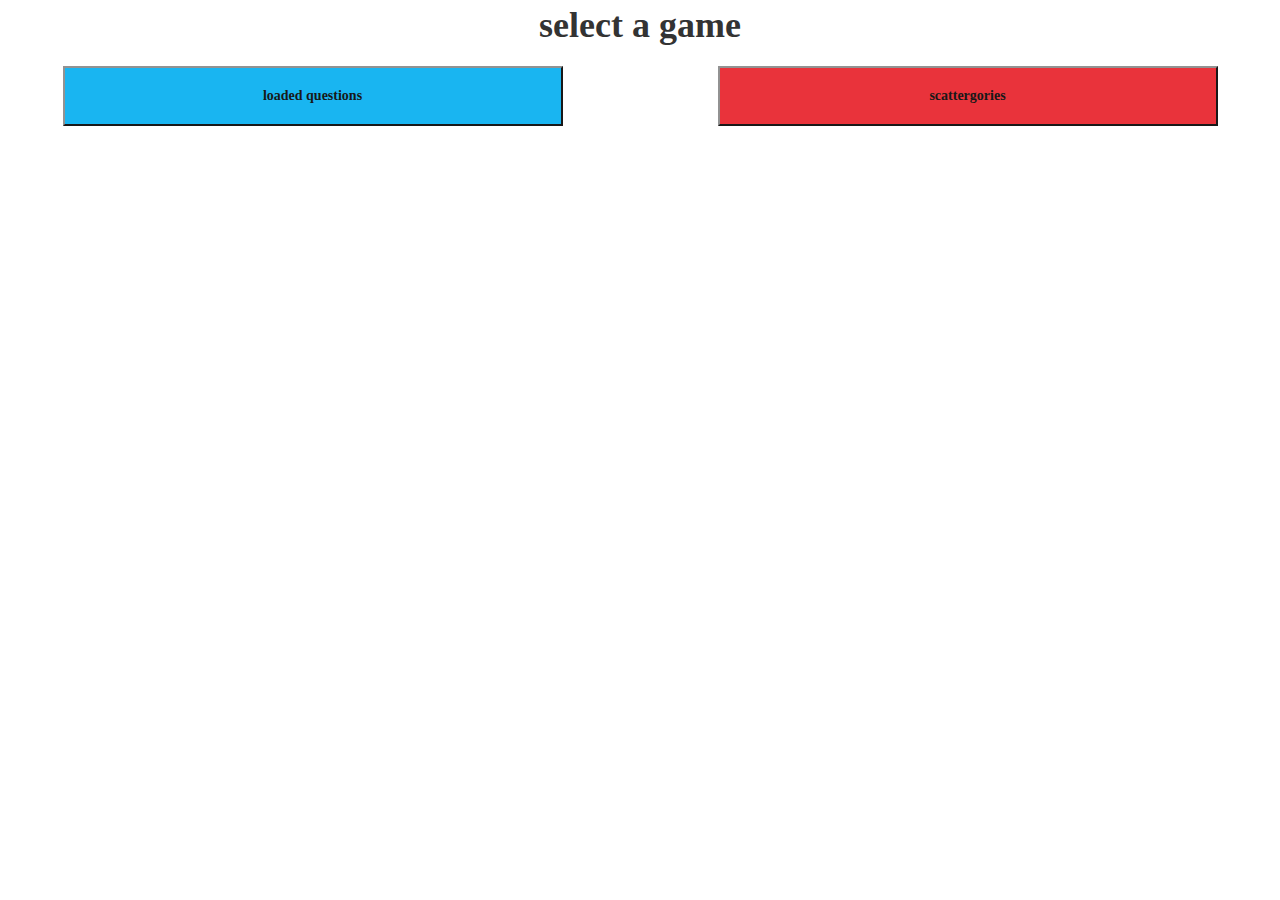
<file: index.html>
<!DOCTYPE html>
<html>
<head>
    <title>Select a Game</title>
    <meta charset="utf-8">
    <meta name="viewport" content="width=device-width, initial-scale=1">
    <link rel="stylesheet" href="https://maxcdn.bootstrapcdn.com/bootstrap/3.3.7/css/bootstrap.min.css">
    <link rel="stylesheet" href="./styles.css">
    <script src="https://ajax.googleapis.com/ajax/libs/jquery/3.3.1/jquery.min.js"></script>
    <script src="https://maxcdn.bootstrapcdn.com/bootstrap/3.3.7/js/bootstrap.min.js"></script>
</head>
<body>
<div class="row">
    <div class="col header">select a game</div>
</div>
<div class="row text-center">
    <div class="col-xs-12 col-md-6">
        <button class="btn-primary loaded-questions-button" onclick="window.location.href='https://great-dane.github.io/loaded_questions.html';">loaded questions</button>
    </div>
    <div class="col-xs-12 col-md-6">
        <button class="btn-primary scattergories-button" onclick="window.location.href='https://great-dane.github.io/scattergories.html';">scattergories</button>
    </div>
</div>
</body>
</html>
</file>
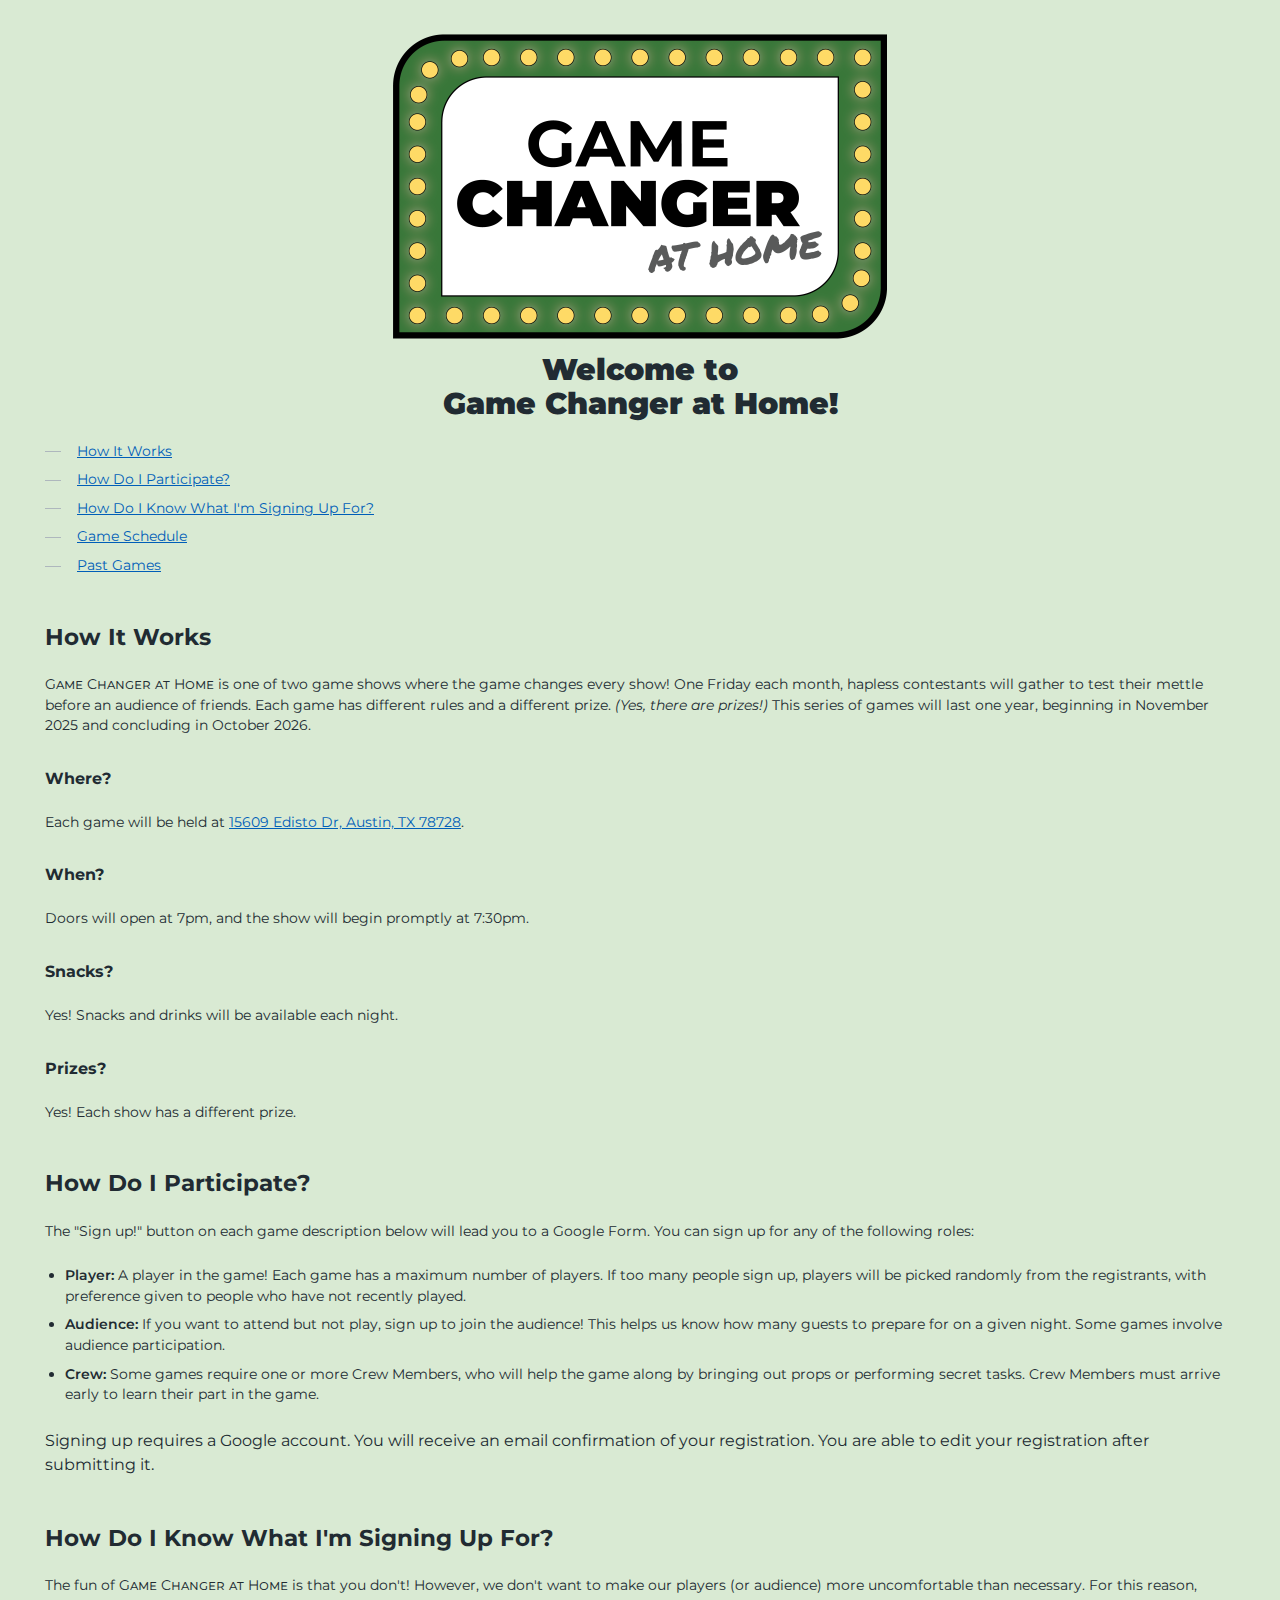
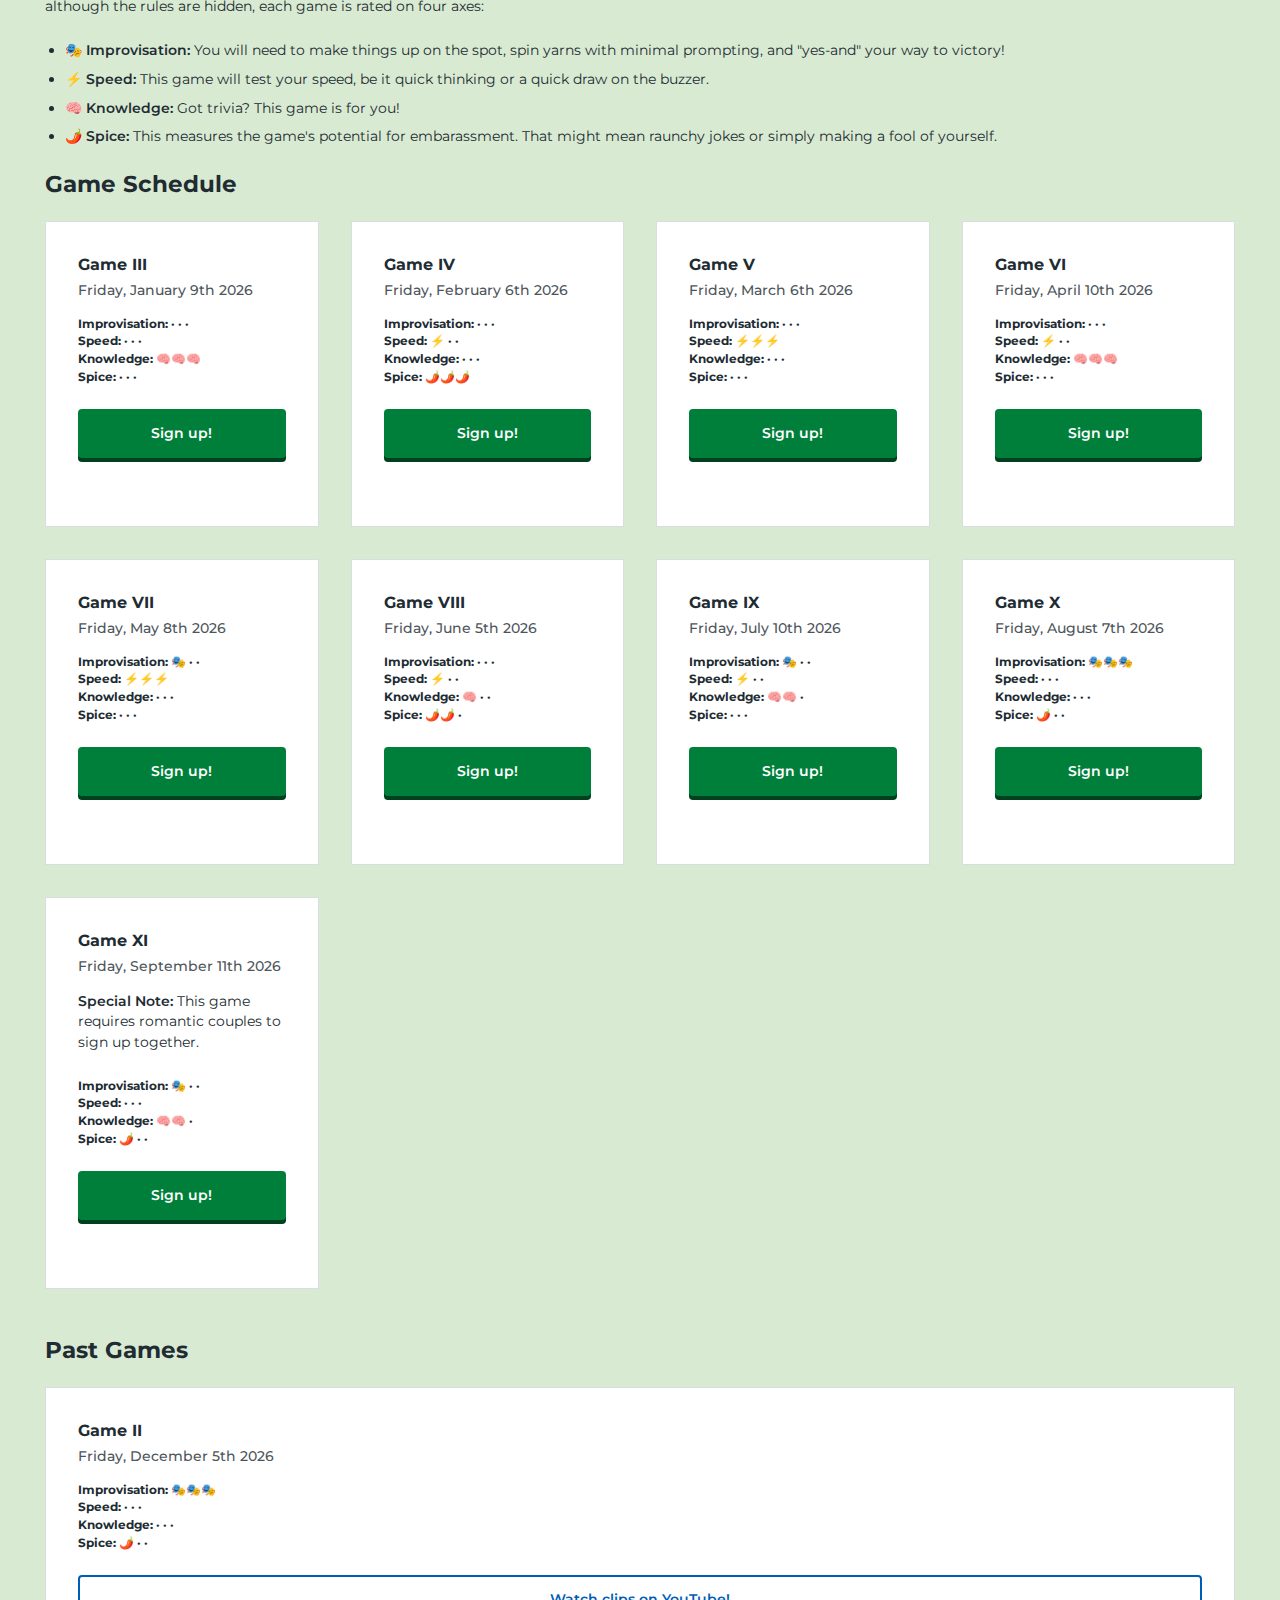
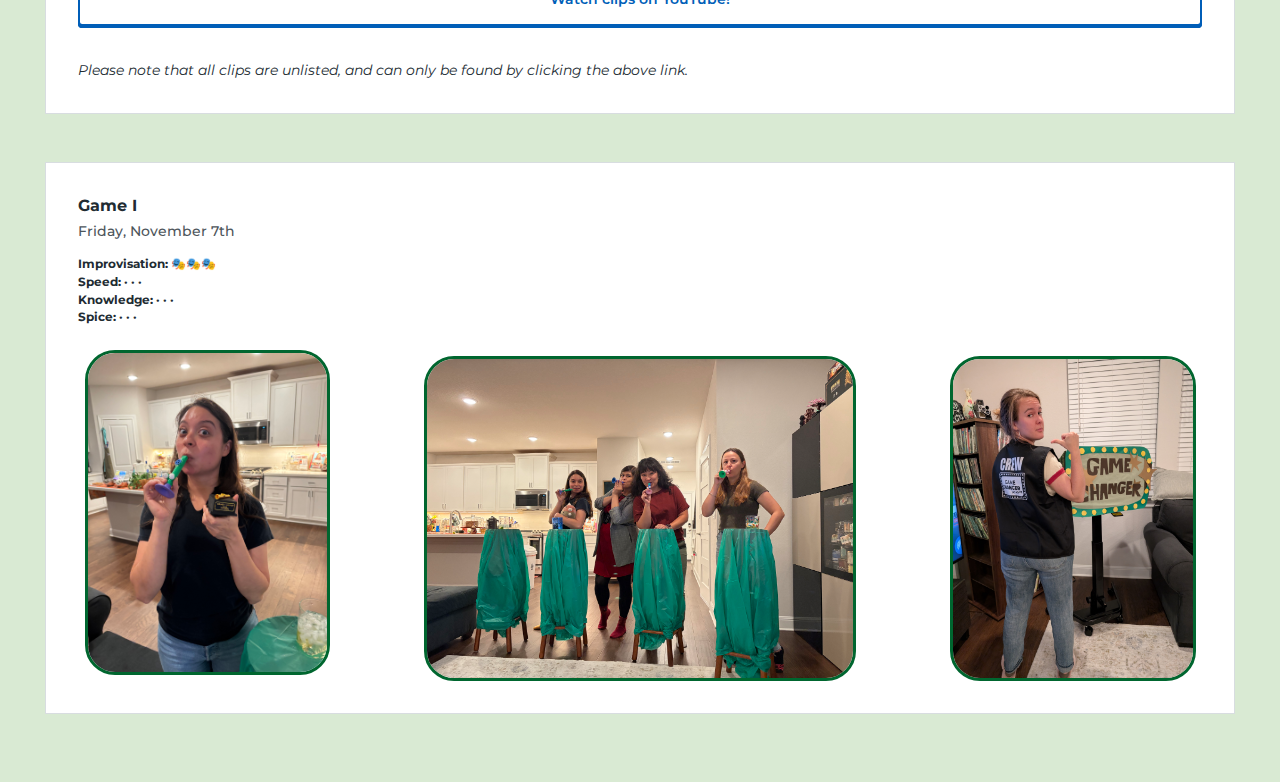
<file: game_changer.html>
<!DOCTYPE html>
<html>
  <head>
      <title>Game Changer (at home)</title>
      <meta charset="utf-8">
      <meta name="viewport" content="width=device-width, initial-scale=1">
      <link rel="stylesheet" href="https://maxcdn.bootstrapcdn.com/bootstrap/3.3.7/css/bootstrap.min.css">
      <link rel="stylesheet" href="./stylesheets/nhsuk-frontend-10.0.0.min.css">
      <script src="https://ajax.googleapis.com/ajax/libs/jquery/3.3.1/jquery.min.js"></script>
      <script src="https://maxcdn.bootstrapcdn.com/bootstrap/3.3.7/js/bootstrap.min.js"></script>

      <link rel="icon" type="image/png" href="./favicon/favicon-96x96.png" sizes="96x96" />
  <link rel="icon" type="image/svg+xml" href="./favicon/favicon.svg" />
  <link rel="shortcut icon" href="./favicon/favicon.ico" />
  <link rel="apple-touch-icon" sizes="180x180" href="./favicon/apple-touch-icon.png" />
  <link rel="manifest" href="./favicon/site.webmanifest" />

      <!-- Montserrat & Permanent Marker fonts -->
      <link rel="preconnect" href="https://fonts.googleapis.com">
      <link rel="preconnect" href="https://fonts.gstatic.com" crossorigin>
      <link href="https://fonts.googleapis.com/css2?family=Montserrat:ital,wght@0,100..900;1,100..900&family=Permanent+Marker&display=swap" rel="stylesheet">

      <link rel="stylesheet" href="./stylesheets/game-changer.styles.css">
  </head>
  <body>
    <div class="row text-center">
      <img id="logo-header" src="game_changer_logo.png" alt="Game Changer at Home Logo" />
        <h1 class="col text-center montserrat-900">Welcome to <br />Game Changer at Home!</h1>
    </div>

    <section class="row">
      <nav class="nhsuk-contents-list" role="navigation" aria-label="Pages in this guide">
        <h2 class="nhsuk-u-visually-hidden">Contents</h2>
        <ol class="nhsuk-contents-list__list">
          <li class="nhsuk-contents-list__item">
            <a class="nhsuk-contents-list__link" href="#howItWorks">How It Works</a>
          </li>
          <li class="nhsuk-contents-list__item">
            <a class="nhsuk-contents-list__link" href="#participate">How Do I Participate?</a>
          </li>
          <li class="nhsuk-contents-list__item">
            <a class="nhsuk-contents-list__link" href="#attributes">How Do I Know What I'm Signing Up For?</a>
          </li>
          <li class="nhsuk-contents-list__item">
            <a class="nhsuk-contents-list__link" href="#schedule">Game Schedule</a>
          </li>
          <li class="nhsuk-contents-list__item">
            <a class="nhsuk-contents-list__link" href="#pastGames">Past Games</a>
          </li>
        </ol>
      </nav>
    </section>

    <section class="row">
      <h2 id="howItWorks">How It Works</h2>
      <p>
        <span class="title-small-caps">Game Changer at Home</span> is one of two game shows where the game changes every show!
        One Friday each month, hapless contestants will gather to test their mettle before an audience of friends.
        Each game has different rules and a different prize. 
        <em>(Yes, there are prizes!)</em>
        This series of games will last one year, beginning in November 2025 and concluding in October 2026.

        <h3>Where?</h3>
        <p>Each game will be held at <a href="https://www.google.com/maps/search/?api=1&query=15609+Edisto+Dr+Austin+TX+78728">15609 Edisto Dr, Austin, TX 78728</a>.</p>
        
        <h3>When?</h3>
        <p>Doors will open at 7pm, and the show will begin promptly at 7:30pm. </p>

        <h3>Snacks?</h3>
        <p>Yes! Snacks and drinks will be available each night.</p>

        <h3>Prizes?</h3>
        <p>Yes! Each show has a different prize.</p>
      </p>
      <h2 id="participate">How Do I Participate?</h2>
      <p>
        The "Sign up!" button on each game description below will lead you to a Google Form. You can sign up for any of the following roles:
        <ul>
          <li><strong>Player:</strong> A player in the game! Each game has a maximum number of players. If too many people sign up, players will be picked randomly from the registrants, with preference given to people who have not recently played.</li>
          <li><strong>Audience:</strong> If you want to attend but not play, sign up to join the audience! This helps us know how many guests to prepare for on a given night. Some games involve audience participation.</li>
          <li><strong>Crew:</strong> Some games require one or more Crew Members, who will help the game along by bringing out props or performing secret tasks. Crew Members must arrive early to learn their part in the game.</li>
        </ul>
        Signing up requires a Google account. You will receive an email confirmation of your registration. You are able to edit your registration after submitting it.
      </p>
      <h2 id="attributes">How Do I Know What I'm Signing Up For?</h3>
      <p>
        The fun of <span class="title-small-caps">Game Changer at Home</span> is that you don't!
        However, we don't want to make our players (or audience) more uncomfortable than necessary.
        For this reason, although the rules are hidden, each game is rated on four axes:

        <ul>
          <li>
            <strong>🎭 Improvisation:</strong> You will need to make things up on the spot, spin yarns with minimal prompting, and "yes-and" your way to victory!
          </li>
          <li>
            <strong>⚡ Speed:</strong> This game will test your speed, be it quick thinking or a quick draw on the buzzer.
          </li>
          <li>
            <strong>🧠 Knowledge:</strong> Got trivia? This game is for you!
          </li>
          <li>
            <strong>🌶️ Spice:</strong> This measures the game's potential for embarassment. That might mean raunchy jokes or simply making a fool of yourself.
          </li>
        </ul>

      </p>
    </section>

    <section id="schedule" class="row">
      <div class="col">
        <h2>
          Game Schedule
        </h2>
      </div>

      <ul class="nhsuk-grid-row nhsuk-card-group">

        <li class="nhsuk-grid-column-one-quarter nhsuk-card-group__item">
          <div class="nhsuk-card">
            <div class="nhsuk-card__content">
              <h3 class="nhsuk-card__heading">
                Game III
              </h3>
              <p class="game-date">Friday, January 9th 2026</p>
              <p class="game-attributes">
                Improvisation:  · · · <br>
                Speed:  · · · <br>
                Knowledge: 🧠🧠🧠 <br>
                Spice: · · ·
              </p>
              <a href="https://docs.google.com/forms/d/e/1FAIpQLSdldvTrOIgQat8zJ96_Q0Zg-XhX_KWYArL5TS0J1brTJ4fStA/viewform?usp=header" target="_blank">
                <button class="nhsuk-button sign-up-button" data-module="nhsuk-button">
                  Sign up!
                </button>
              </a>
            </div>
          </div>
        </li>
        <li class="nhsuk-grid-column-one-quarter nhsuk-card-group__item">
          <div class="nhsuk-card">
            <div class="nhsuk-card__content">
              <h3 class="nhsuk-card__heading">
                Game IV
              </h3>
              <p class="game-date">Friday, February 6th 2026</p>
              <p class="game-attributes">
                Improvisation: · · · <br>
                Speed: ⚡️ · · <br>
                Knowledge: · · · <br>
                Spice: 🌶️🌶️🌶️
              </p>
              <a href="https://docs.google.com/forms/d/e/1FAIpQLScxoSamwLA-wkGToLGxX5gOxeOtgOXftXpkefaEdelAvL4tng/viewform?usp=header" target="_blank">
                <button class="nhsuk-button sign-up-button" data-module="nhsuk-button">
                  Sign up!
                </button>
              </a>
            </div>
          </div>
        </li>
        <li class="nhsuk-grid-column-one-quarter nhsuk-card-group__item">
          <div class="nhsuk-card">
            <div class="nhsuk-card__content">
              <h3 class="nhsuk-card__heading">
                Game V
              </h3>
              <p class="game-date">Friday, March 6th 2026</p>
              <p class="game-attributes">
                Improvisation: · · · <br>
                Speed: ⚡️⚡️⚡️ <br>
                Knowledge: · · · <br>
                Spice: · · ·
              </p>
              <a href="https://docs.google.com/forms/d/e/1FAIpQLSckkLiYuq4mxTkc1d66STEuEdFyFasPlHWAvfBgkqpyC028fQ/viewform?usp=header" target="_blank">
                <button class="nhsuk-button sign-up-button" data-module="nhsuk-button">
                  Sign up!
                </button>
              </a>
            </div>
          </div>
        </li>
        <li class="nhsuk-grid-column-one-quarter nhsuk-card-group__item">
          <div class="nhsuk-card">
            <div class="nhsuk-card__content">
              <h3 class="nhsuk-card__heading">
                Game VI
              </h3>
              <p class="game-date">Friday, April 10th 2026</p>
              <p class="game-attributes">
                Improvisation:  · · · <br>
                Speed: ⚡️ · · <br>
                Knowledge: 🧠🧠🧠 <br>
                Spice:  · · ·
              </p>
              <a href="https://docs.google.com/forms/d/e/1FAIpQLSdXtRmb52MSAE4jaEX8AjZ9L0Ned42IRuURWJY9zfZJ59dmqA/viewform?usp=header" target="_blank">
                <button class="nhsuk-button sign-up-button" data-module="nhsuk-button">
                  Sign up!
                </button>
              </a>
            </div>
          </div>
        </li>
        <li class="nhsuk-grid-column-one-quarter nhsuk-card-group__item">
          <div class="nhsuk-card">
            <div class="nhsuk-card__content">
              <h3 class="nhsuk-card__heading">
                Game VII
              </h3>
              <p class="game-date">Friday, May 8th 2026</p>
              <p class="game-attributes">
                Improvisation: 🎭 · · <br>
                Speed: ⚡️⚡️⚡️ <br>
                Knowledge: · · · <br>
                Spice: · · ·
              </p>
              <a href="https://docs.google.com/forms/d/e/1FAIpQLSe6BmUiklrsP-4GQjRNzKyQBVmkJ5_851TYFIwFs5wj0XiDHQ/viewform?usp=header" target="_blank">
                <button class="nhsuk-button sign-up-button" data-module="nhsuk-button">
                  Sign up!
                </button>
              </a>
            </div>
          </div>
        </li>
        <li class="nhsuk-grid-column-one-quarter nhsuk-card-group__item">
          <div class="nhsuk-card">
            <div class="nhsuk-card__content">
              <h3 class="nhsuk-card__heading">
                Game VIII
              </h3>
              <p class="game-date">Friday, June 5th 2026</p>
              <p class="game-attributes">
                Improvisation: · · · <br>
                Speed: ⚡️ · · <br>
                Knowledge: 🧠 · · <br>
                Spice: 🌶️🌶️ ·
              </p>
              <a href="https://docs.google.com/forms/d/e/1FAIpQLSdIdJQ0FC5fBXXcoCGFxQ1IZIWWUXmbAIjt5z1rWNd3Bi9EsQ/viewform?usp=header" target="_blank">
                <button class="nhsuk-button sign-up-button" data-module="nhsuk-button">
                  Sign up!
                </button>
              </a>
            </div>
          </div>
        </li>
        <li class="nhsuk-grid-column-one-quarter nhsuk-card-group__item">
          <div class="nhsuk-card">
            <div class="nhsuk-card__content">
              <h3 class="nhsuk-card__heading">
                Game IX
              </h3>
              <p class="game-date">Friday, July 10th 2026</p>
              <p class="game-attributes">
                Improvisation: 🎭 · · <br>
                Speed: ⚡️ · · <br>
                Knowledge: 🧠🧠 · <br>
                Spice: · · ·
              </p>
              <a href="https://docs.google.com/forms/d/e/1FAIpQLSdJjYTqNKfBoCO4kLD0XYA1shX99vIywTk1IZD58biMlYd3Kg/viewform?usp=header" target="_blank">
                <button class="nhsuk-button sign-up-button" data-module="nhsuk-button">
                  Sign up!
                </button>
              </a>
            </div>
          </div>
        </li>
        <li class="nhsuk-grid-column-one-quarter nhsuk-card-group__item">
          <div class="nhsuk-card">
            <div class="nhsuk-card__content">
              <h3 class="nhsuk-card__heading">
                Game X
              </h3>
              <p class="game-date">Friday, August 7th 2026</p>
              <p class="game-attributes">
                Improvisation: 🎭🎭🎭 <br>
                Speed: · · · <br>
                Knowledge: · · · <br>
                Spice: 🌶️ · ·
              </p>
              <a href="https://docs.google.com/forms/d/e/1FAIpQLSdSJTUxLgzPY4EsTX-0Huflde4ylZjNQIBNCGWSfTiVXJjsHw/viewform?usp=header" target="_blank">
                <button class="nhsuk-button sign-up-button" data-module="nhsuk-button">
                  Sign up!
                </button>
              </a>
            </div>
          </div>
        </li>
        <li class="nhsuk-grid-column-one-quarter nhsuk-card-group__item">
          <div class="nhsuk-card">
            <div class="nhsuk-card__content">
              <h3 class="nhsuk-card__heading">
                Game XI
              </h3>
              <p class="game-date">Friday, September 11th 2026</p>
              <p>
                <strong>Special Note:</strong> This game requires romantic couples to sign up together.
              </p>
              <p class="game-attributes">
                Improvisation: 🎭 · · <br>
                Speed:  · · · <br>
                Knowledge:  🧠🧠 · <br>
                Spice: 🌶️ · ·
              </p>
              <a href="https://docs.google.com/forms/d/e/1FAIpQLSfWuhqksJrFIY2PjKz36HRJv0J9NsFt9pFx_HbHIJttRCweAg/viewform?usp=header" target="_blank">
                <button class="nhsuk-button sign-up-button" data-module="nhsuk-button">
                  Sign up!
                </button>
              </a>
            </div>
          </div>
        </li>

      </ul>

    </section>
    <section>
      <div class="row">
        <h2 id="pastGames">Past Games</h2>

        <div class="nhsuk-card">
          <div class="nhsuk-card__content">
            <h3 class="nhsuk-card__heading">
              Game II
            </h3>
            <p class="game-date">Friday, December 5th 2026</p>
            <p class="game-attributes">
              Improvisation: 🎭🎭🎭 <br>
              Speed: · · · <br>
              Knowledge: · · · <br>
              Spice: 🌶️ · ·
            </p>
            <p>
              <a href="https://youtube.com/playlist?list=PLBq-I_wspHkHujIx_YxoWJVfSr5xwn9s_&si=Ki6S7tm3mpw5pOQs" target="_blank">
                <button class="nhsuk-button nhsuk-button--secondary sign-up-button" data-module="nhsuk-button">
                  Watch clips on YouTube!
                </button>
              </a>
              <br>
              <em>Please note that all clips are unlisted, and can only be found by clicking the above link.</em>
            </p>
          </div>
        </div>
        
        <div class="nhsuk-card">
          <div class="nhsuk-card__content">
            <h3 class="nhsuk-card__heading">
              Game I
            </h3>
            <p class="game-date">Friday, November 7th</p>
            <p class="game-attributes">
              Improvisation: 🎭🎭🎭 <br>
              Speed: · · · <br>
              Knowledge: · · · <br>
              Spice: · · ·
            </p>
            <div class="row">
              <div class="col-md-3 text-center past-game">
                <img src="assets/images/game-changer/1/1.jpg" class="past-game"></img>
              </div>
              <div class="col-md-6 text-center past-game">
                <img src="assets/images/game-changer/1/2.jpg" class="past-game"></img>
              </div>
              <div class="col-md-3 text-center past-game">
                <img src="assets/images/game-changer/1/3.jpg" class="past-game"></img>
              </div>
            </div>
          </div>
        </div>

      </div>
    </section>
  </body>
</html>
</file>
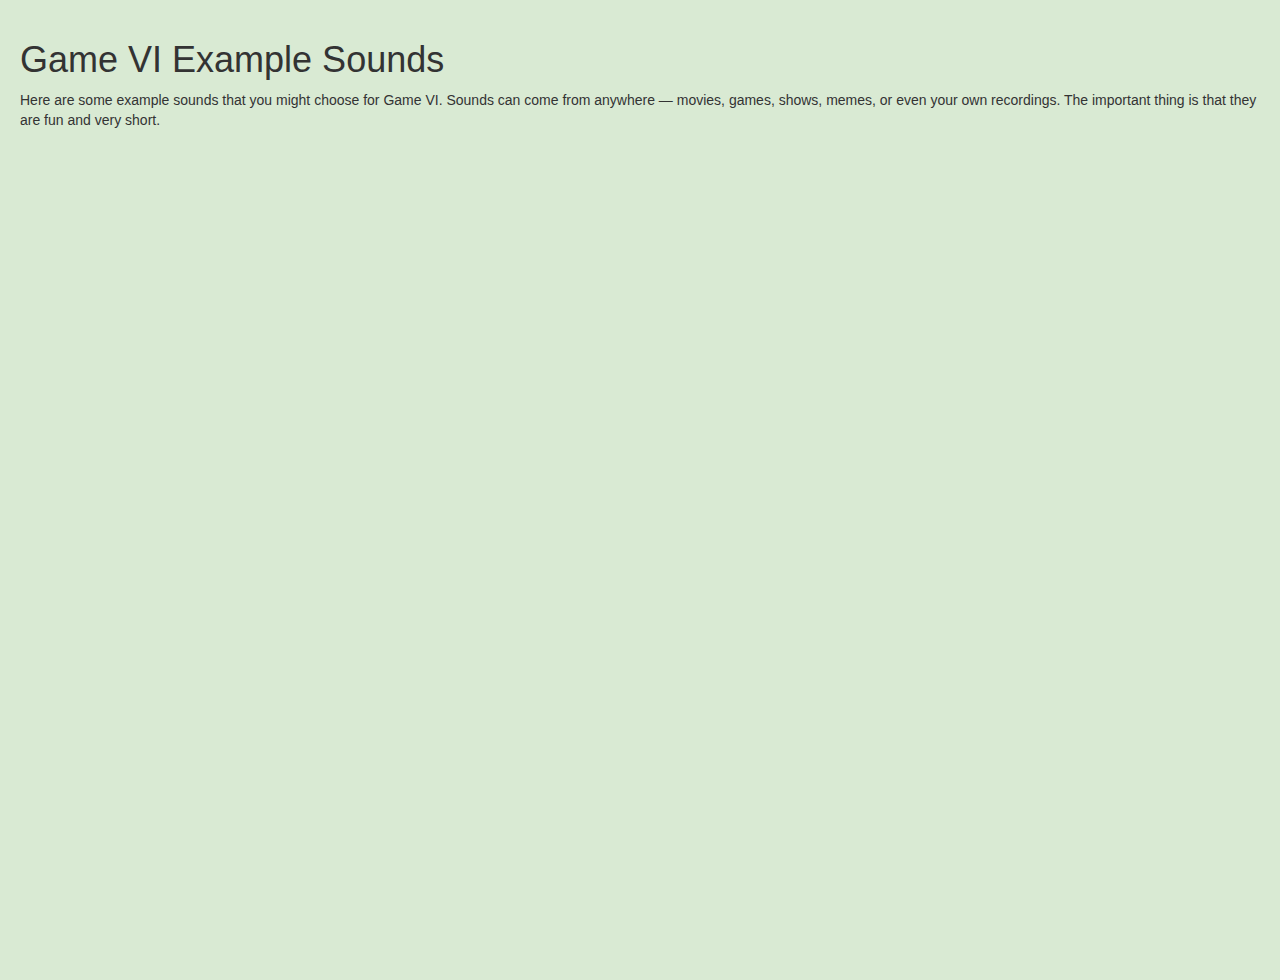
<file: game_vi_example_sounds.html>
<!DOCTYPE html>
<html>
<head>
    <title>Game VI Example Sounds</title>
    <meta charset="utf-8">
    <meta name="viewport" content="width=device-width, initial-scale=1">
    <link rel="stylesheet" href="https://maxcdn.bootstrapcdn.com/bootstrap/3.3.7/css/bootstrap.min.css">
    <script src="https://maxcdn.bootstrapcdn.com/bootstrap/3.3.7/js/bootstrap.min.js"></script>
    <style>
      body {
        font-family: "Montserrat", sans-serif;
        font-optical-sizing: auto;
        background-color: #d9ead3;
        padding: 2rem 2rem;
      }
    </style>
</head>
<body>
  <h1>Game VI Example Sounds</h1>
  <p>
    Here are some example sounds that you might choose for Game VI. Sounds can come from anywhere — movies, games, shows, memes, or even your own recordings. The important thing is that they are fun and very short.
  </p>
  <iframe width="110" height="200" src="https://www.myinstants.com/instant/anime-wow/embed/" frameborder="0" scrolling="no"></iframe>
  <iframe width="110" height="200" src="https://www.myinstants.com/instant/apple-pay-45496/embed/" frameborder="0" scrolling="no"></iframe>
  <iframe width="110" height="200" src="https://www.myinstants.com/instant/bazinga/embed/" frameborder="0" scrolling="no"></iframe>
  <iframe width="110" height="200" src="https://www.myinstants.com/instant/bone-crack-23901/embed/" frameborder="0" scrolling="no"></iframe>
  <iframe width="110" height="200" src="https://www.myinstants.com/instant/bongo-feet/embed/" frameborder="0" scrolling="no"></iframe>
  <iframe width="110" height="200" src="https://www.myinstants.com/instant/bonk-doge-81934/embed/" frameborder="0" scrolling="no"></iframe>
  <iframe width="110" height="200" src="https://www.myinstants.com/instant/bruh/embed/" frameborder="0" scrolling="no"></iframe>
  <iframe width="110" height="200" src="https://www.myinstants.com/instant/cartoon-bite-38109/embed/" frameborder="0" scrolling="no"></iframe>
  <iframe width="110" height="200" src="https://www.myinstants.com/instant/cartoon-flip-13644/embed/" frameborder="0" scrolling="no"></iframe>
  <iframe width="110" height="200" src="https://www.myinstants.com/instant/cartoon-hammer-72872/embed/" frameborder="0" scrolling="no"></iframe>
  <iframe width="110" height="200" src="https://www.myinstants.com/instant/cartoon-strings-21123/embed/" frameborder="0" scrolling="no"></iframe>
  <iframe width="110" height="200" src="https://www.myinstants.com/instant/censor-beep-3/embed/" frameborder="0" scrolling="no"></iframe>
  <iframe width="110" height="200" src="https://www.myinstants.com/instant/chewbacca-roar-11580/embed/" frameborder="0" scrolling="no"></iframe>
  <iframe width="110" height="200" src="https://www.myinstants.com/instant/coin-mario/embed/" frameborder="0" scrolling="no"></iframe>
  <iframe width="110" height="200" src="https://www.myinstants.com/instant/discord-nofications-95780/embed/" frameborder="0" scrolling="no"></iframe>
  <iframe width="110" height="200" src="https://www.myinstants.com/instant/do-it-star-wars-3695/embed/" frameborder="0" scrolling="no"></iframe>
  <iframe width="110" height="200" src="https://www.myinstants.com/instant/dolphin-censor/embed/" frameborder="0" scrolling="no"></iframe>
  <iframe width="110" height="200" src="https://www.myinstants.com/instant/donkey-shrek-81217/embed/" frameborder="0" scrolling="no"></iframe>
  <iframe width="110" height="200" src="https://www.myinstants.com/instant/emergency-meeting-among-us-5641/embed/" frameborder="0" scrolling="no"></iframe>
  <iframe width="110" height="200" src="https://www.myinstants.com/instant/error-soundss-25534/embed/" frameborder="0" scrolling="no"></iframe>
  <iframe width="110" height="200" src="https://www.myinstants.com/instant/fart/embed/" frameborder="0" scrolling="no"></iframe>
  <iframe width="110" height="200" src="https://www.myinstants.com/instant/goofy-bonk-92184/embed/" frameborder="0" scrolling="no"></iframe>
  <iframe width="110" height="200" src="https://www.myinstants.com/instant/home-run-bat-sound-49067/embed/" frameborder="0" scrolling="no"></iframe>
  <iframe width="110" height="200" src="https://www.myinstants.com/instant/inconceivable-button-4645/embed/" frameborder="0" scrolling="no"></iframe>
  <iframe width="110" height="200" src="https://www.myinstants.com/instant/ive-got-this-75817/embed/" frameborder="0" scrolling="no"></iframe>
  <iframe width="110" height="200" src="https://www.myinstants.com/instant/m-e-o-w-82698/embed/" frameborder="0" scrolling="no"></iframe>
  <iframe width="110" height="200" src="https://www.myinstants.com/instant/mac-quack-83896/embed/" frameborder="0" scrolling="no"></iframe>
  <iframe width="110" height="200" src="https://www.myinstants.com/instant/melee-menu-select-33181/embed/" frameborder="0" scrolling="no"></iframe>
  <iframe width="110" height="200" src="https://www.myinstants.com/instant/oh-hi-mark/embed/" frameborder="0" scrolling="no"></iframe>
  <iframe width="110" height="200" src="https://www.myinstants.com/instant/oh-my-god-meme-88573/embed/" frameborder="0" scrolling="no"></iframe>
  <iframe width="110" height="200" src="https://www.myinstants.com/instant/punch-effect-75919/embed/" frameborder="0" scrolling="no"></iframe>
  <iframe width="110" height="200" src="https://www.myinstants.com/instant/roblox-oof/embed/" frameborder="0" scrolling="no"></iframe>
  <iframe width="110" height="200" src="https://www.myinstants.com/instant/shrek-bye-bye-81289/embed/" frameborder="0" scrolling="no"></iframe>
  <iframe width="110" height="200" src="https://www.myinstants.com/instant/spongebob-my-leg-70502/embed/" frameborder="0" scrolling="no"></iframe>
  <iframe width="110" height="200" src="https://www.myinstants.com/instant/ssb-homerun-64522/embed/" frameborder="0" scrolling="no"></iframe>
  <iframe width="110" height="200" src="https://www.myinstants.com/instant/vine-boom-sound-70972/embed/" frameborder="0" scrolling="no"></iframe>
  <iframe width="110" height="200" src="https://www.myinstants.com/instant/windows-xp-error/embed/" frameborder="0" scrolling="no"></iframe>
  <iframe width="110" height="200" src="https://www.myinstants.com/instant/windows-xp-error/embed/" frameborder="0" scrolling="no"></iframe>
  <iframe width="110" height="200" src="https://www.myinstants.com/instant/wrong-answer-buzzer-6983/embed/" frameborder="0" scrolling="no"></iframe>
  <iframe width="110" height="200" src="https://www.myinstants.com/instant/you-what-43705/embed/" frameborder="0" scrolling="no"></iframe>
</body>
</html>
</file>
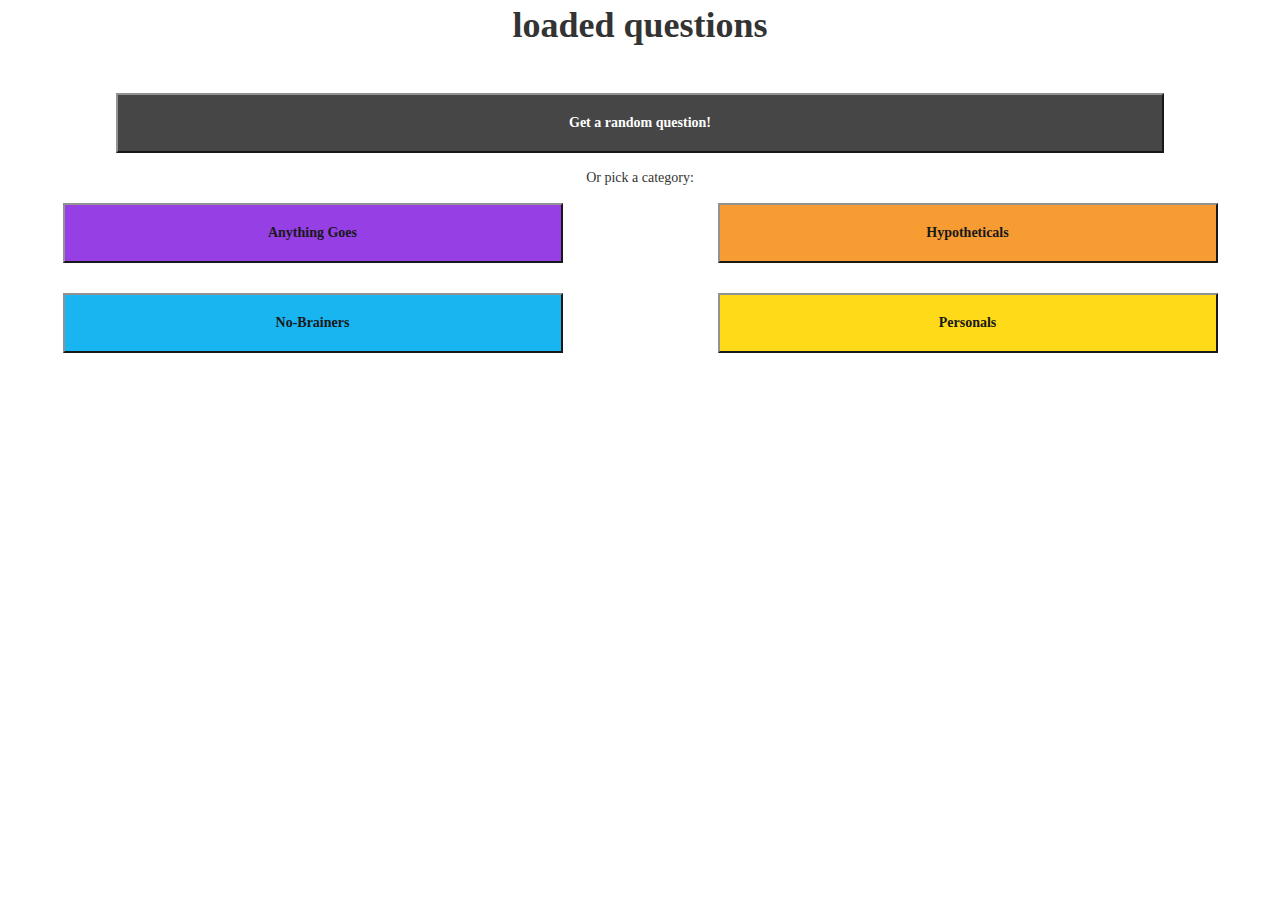
<file: loaded_questions.html>
<!DOCTYPE html>
<html>
<head>
    <title>Loaded Questions!</title>
    <meta charset="utf-8">
    <meta name="viewport" content="width=device-width, initial-scale=1">
    <link rel="stylesheet" href="https://maxcdn.bootstrapcdn.com/bootstrap/3.3.7/css/bootstrap.min.css">
    <link rel="stylesheet" href="./styles.css">
    <script src="https://ajax.googleapis.com/ajax/libs/jquery/3.3.1/jquery.min.js"></script>
    <script src="https://maxcdn.bootstrapcdn.com/bootstrap/3.3.7/js/bootstrap.min.js"></script>
    <script src="./papaparse.min.js"></script>
    <script src="./loaded_questions.js"></script>
</head>
<body>
<div class="row">
    <div class="col header">loaded questions</div>
</div>
<div class="row content">
    <div id="question" class="col-xs-12"></div>
    <div id="category" class="col-xs-12"></div>
</div>
<div class="row text-center">
    <button class="btn-primary random-question" onclick="randomQuestion()">Get a random question!</button>
</div>
<div class="row text-center">
    <div class="col">Or pick a category:</div>
</div>
<div class="row text-center">
    <div class="col-xs-12 col-md-6">
        <button class="btn-primary anything-goes" onclick="anythingGoes()">Anything Goes</button>
    </div>
    <div class="col-xs-12 col-md-6">
        <button class="btn-primary hypotheticals" onclick="hypotheticals()">Hypotheticals</button>
    </div>
    <div class="col-xs-12 col-md-6">
        <button class="btn-primary no-brainers" onclick="noBrainers()">No-Brainers</button>
    </div>
    <div class="col-xs-12 col-md-6">
        <button class="btn-primary personals" onclick="personals()">Personals</button>
    </div>
</div>
</body>
</html>
</file>
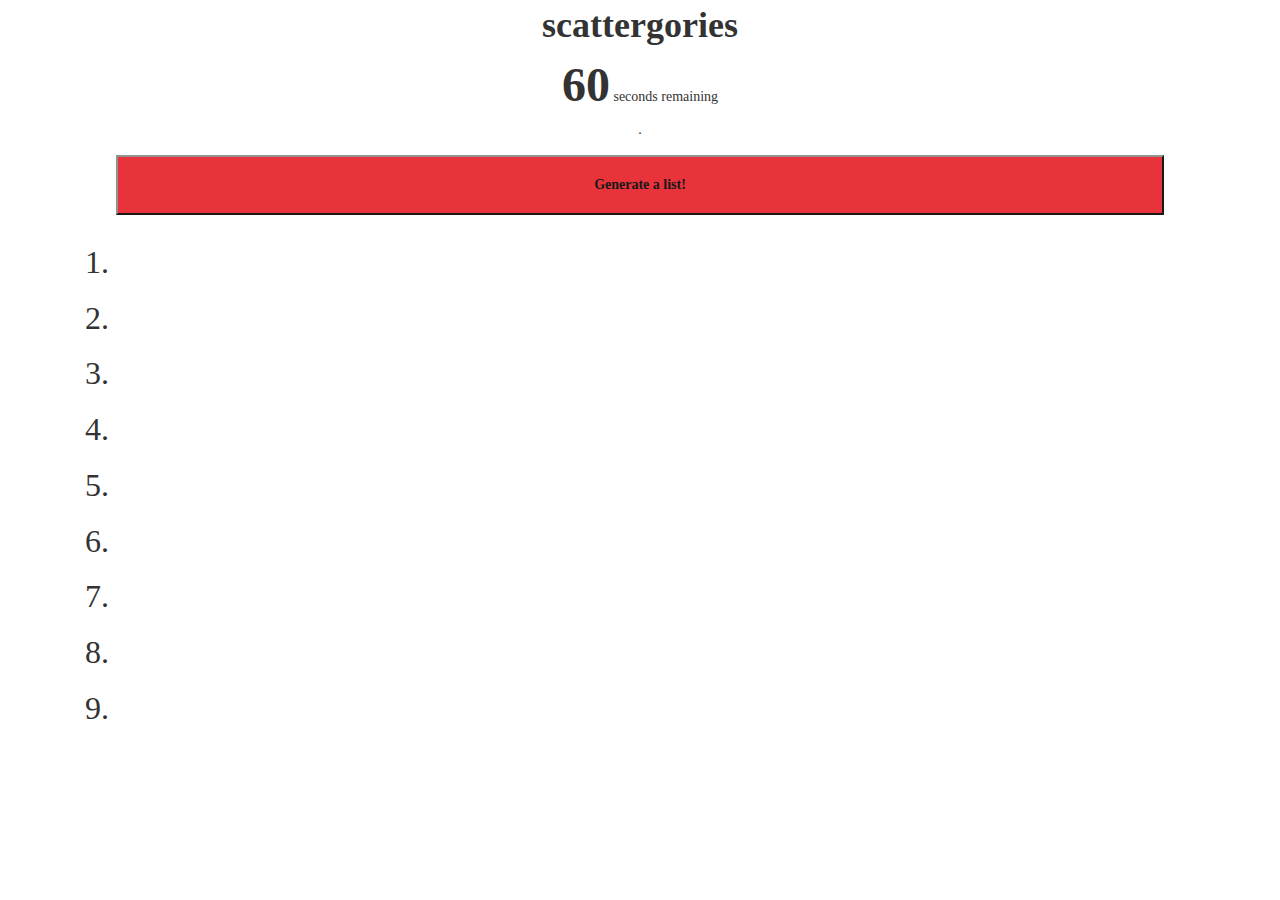
<file: scattergories.html>
<!DOCTYPE html>
<html>
<head>
  <title>Scattergories!</title>
  <meta charset="utf-8">
  <meta name="viewport" content="width=device-width, initial-scale=1">
  <link rel="stylesheet" href="https://maxcdn.bootstrapcdn.com/bootstrap/3.3.7/css/bootstrap.min.css">
  <link rel="stylesheet" href="./styles.css">
  <script src="https://ajax.googleapis.com/ajax/libs/jquery/3.3.1/jquery.min.js"></script>
  <script src="https://maxcdn.bootstrapcdn.com/bootstrap/3.3.7/js/bootstrap.min.js"></script>
  <script src="./easytimer.min.js"></script>
  <script src="./papaparse.min.js"></script>
  <script src="./scattergories.js"></script>
</head>
<body>
<div class="row">
  <div class="col header">scattergories</div>
</div>
<div class="row text-center">
    <div id="countdown">
        <span class="values">60</span>
        <span class="seconds-remaining"> seconds remaining</span>
        <div class="progress_bar">.</div>
    </div>
</div>
<div class="row text-center">
    <button class="btn-primary scattergories-button" onclick="generateList()">Generate a list!</button>
</div>
<div class="row">
    <p id="letter" class="text-center"></p>
    <p class="category">
        <span>1. </span>
        <span id="cat1"></span>
    </p>
    <p class="category">
        <span>2. </span>
        <span id="cat2"></span>
    </p>
    <p class="category">
        <span>3. </span>
        <span id="cat3"></span>
    </p>
    <p class="category">
        <span>4. </span>
        <span id="cat4"></span>
    </p>
    <p class="category">
        <span>5. </span>
        <span id="cat5"></span>
    </p>
    <p class="category">
        <span>6. </span>
        <span id="cat6"></span>
    </p>
    <p class="category">
        <span>7. </span>
        <span id="cat7"></span>
    </p>
    <p class="category">
        <span>8. </span>
        <span id="cat8"></span>
    </p>
    <p class="category">
        <span>9. </span>
        <span id="cat9"></span>
    </p>
</div>
</body>
</html>
</file>
<file: styles.css>
* {
    font-family: Century Gothic;
}

.header {
    font-weight: bold;
    font-size: 36px;
    text-align: center;
}

.content {
    margin-bottom: 0.5rem;
}

button {
    font-weight: bold;
    margin: 15px;
    width: 80%;
    min-height: 60px;
    opacity: 0.9;
}

.category {
    font-size: xx-large;
    padding-left: 100px;
}

.btn-primary {
    color: black;
}

button.btn-primary.anything-goes {
    background-color: blueviolet;
    border-color: #333;
}
button.btn-primary.hypotheticals {
    background-color: #f7921e;
    border-color: #333;
}
button.btn-primary.no-brainers {
    background-color: #01aef0;
    border-color: #333;
}
button.btn-primary.personals {
    background-color: gold;
    border-color: #333;
}
button.btn-primary.random-question {
    background-color: #333;
    border-color: #333;
    color: white;
}
button.btn-primary.loaded-questions-button {
    background-color: #01aef0;
    border-color: #333;
}
button.btn-primary.scattergories-button {
    background-color: #e71e26;
    border-color: #333;
}

button.btn-primary.anything-goes:hover {
    background-color: #731570;
}
button.btn-primary.hypotheticals:hover {
    background-color: #c17316;
}
button.btn-primary.no-brainers:hover {
    background-color: #248ab5;
}
button.btn-primary.personals:hover {
    background-color: #c3bb20;
}
button.btn-primary.random-question:hover {
    background-color: #161515
}
button.btn-primary.loaded-questions-button:hover {
    background-color: #248ab5;
}
button.btn-primary.scattergories-button:hover {
    background-color: #b3171d;
}

#question {
    font-family: Century Gothic;
    font-size: 18px;
    text-align: center;
    margin-top: 20px;
}
#category {
    font-family: Century Gothic;
    font-weight: bold;
    text-align: center;
}

.values {
    font-size: xxx-large;
    font-weight: bold;
}
#letter {
    font-size: xxx-large;
    font-weight: bold;
}
</file>
<file: stylesheets/game-changer.styles.css>
body {
  font-family: "Montserrat", sans-serif;
  font-optical-sizing: auto;

  background-color: #d9ead3;

  padding: 2rem 6rem;
}

img#logo-header {
  width: 100%;
  max-width: 500px;
  margin-top: 10px;
  margin-bottom: 10px;
}

.montserrat-900 {
  font-weight: 900;
}

h1 {
  margin-bottom: 20px;
}

h2, h3 {
  font-family: "Montserrat", sans-serif;
  font-weight: 700;
}

p, li, button {
  font-size: 1.4rem;
}

a {
  cursor: pointer;
}

.title-small-caps {
  font-variant: small-caps;
}

.game-date {
  opacity: .8;
  font-weight: 500;
  margin-top: -10px;
  margin-bottom: 14px;
}

.game-attributes {
  font-size: 1.2rem;
  font-weight: bold;
}

.sign-up-button {
  font-size: 1.4rem;
  width: 100%;
}

.nhsuk-card-group__item {
  display: block;
}

.past-game {
  max-height: 325px;
  max-width: 100%;
  object-fit: cover;
}

.past-game:not(:first-child) {
  margin-top: 6px;
}

img.past-game {
  border: 3px solid #00662f;
  border-radius: 30px;
}
</file>
<file: stylesheets/nhsuk-frontend-10.0.0.min.css>
@charset "UTF-8";:root{--nhsuk-frontend-version:"10.0.0";--nhsuk-breakpoint-mobile:20rem;--nhsuk-breakpoint-tablet:40.0625rem;--nhsuk-breakpoint-desktop:48.0625rem;--nhsuk-breakpoint-large-desktop:61.875rem;--nhsuk-blue-colour:#005eb8;--nhsuk-white-colour:#fff;--nhsuk-black-colour:#212b32;--nhsuk-green-colour:#007f3b;--nhsuk-purple-colour:#330072;--nhsuk-dark-pink-colour:#7c2855;--nhsuk-red-colour:#d5281b;--nhsuk-yellow-colour:#ffeb3b;--nhsuk-dark-blue-colour:#003087;--nhsuk-pale-yellow-colour:#fff9c4;--nhsuk-warm-yellow-colour:#ffb81c;--nhsuk-orange-colour:#ed8b00;--nhsuk-aqua-green-colour:#00a499;--nhsuk-pink-colour:#ae2573;--nhsuk-grey-1-colour:#4c6272;--nhsuk-grey-2-colour:#768692;--nhsuk-grey-3-colour:#aeb7bd;--nhsuk-grey-4-colour:#d8dde0;--nhsuk-grey-5-colour:#f0f4f5;--nhsuk-brand-colour:#005eb8;--nhsuk-text-colour:#212b32;--nhsuk-reverse-text-colour:#fff;--nhsuk-template-background-colour:#d8dde0;--nhsuk-body-background-colour:#f0f4f5;--nhsuk-card-background-colour:#fff;--nhsuk-print-text-colour:#000;--nhsuk-secondary-text-colour:#4c6272;--nhsuk-focus-colour:#ffeb3b;--nhsuk-focus-text-colour:#212b32;--nhsuk-error-colour:#d5281b;--nhsuk-success-colour:#007f3b;--nhsuk-border-colour:#d8dde0;--nhsuk-border-hover-colour:#aeb7bd;--nhsuk-secondary-border-colour:hsla(0,0%,100%,.2);--nhsuk-input-border-colour:#4c6272;--nhsuk-input-background-colour:#fff;--nhsuk-link-colour:#005eb8;--nhsuk-link-visited-colour:#330072;--nhsuk-link-hover-colour:#7c2855;--nhsuk-link-active-colour:#002f5c;--nhsuk-button-colour:#007f3b;--nhsuk-button-text-colour:#fff;--nhsuk-button-hover-colour:#00662f;--nhsuk-button-active-colour:#00401e;--nhsuk-button-shadow-colour:#00401e;--nhsuk-secondary-button-colour:transparent;--nhsuk-secondary-button-solid-background-colour:#fff;--nhsuk-secondary-button-border-colour:#005eb8;--nhsuk-secondary-button-text-colour:#005eb8;--nhsuk-secondary-button-hover-colour:#d9e7f4;--nhsuk-secondary-button-active-colour:#c7dcef;--nhsuk-secondary-button-shadow-colour:#005eb8;--nhsuk-reverse-button-colour:#fff;--nhsuk-reverse-button-text-colour:#212b32;--nhsuk-reverse-button-hover-colour:#d9d9d9;--nhsuk-reverse-button-active-colour:#b3b3b3;--nhsuk-reverse-button-shadow-colour:#b3b3b3;--nhsuk-warning-button-colour:#d5281b;--nhsuk-warning-button-hover-colour:#aa2016;--nhsuk-warning-button-active-colour:#6b140e;--nhsuk-warning-button-shadow-colour:#6b140e;--nhsuk-login-button-colour:#005eb8;--nhsuk-login-button-hover-colour:#004b93;--nhsuk-login-button-active-colour:#002f5c;--nhsuk-login-button-shadow-colour:#002f5c}html{box-sizing:border-box}*,:after,:before{box-sizing:inherit}button,input,select,textarea{font-family:inherit}a{color:#005eb8;text-decoration:underline}a .nhsuk-icon{fill:#005eb8}a:visited{color:#330072}a:visited .nhsuk-icon{fill:#330072}a:hover,a:hover:visited{color:#7c2855;text-decoration:none}a:hover .nhsuk-icon,a:hover:visited .nhsuk-icon{fill:#7c2855}a:active,a:active:visited{color:#002f5c}a:active .nhsuk-icon,a:active:visited .nhsuk-icon{fill:#002f5c}a:focus,a:focus:visited{background-color:#ffeb3b;box-shadow:0 -2px #ffeb3b,0 4px #212b32;outline:4px solid transparent;text-decoration:none}a:focus,a:focus .nhsuk-icon,a:focus:visited,a:focus:visited .nhsuk-icon{color:#212b32;fill:#212b32}a:focus:hover,a:focus:visited:hover{text-decoration:none}@media print{a:after{color:#212b32;content:" (Link: " attr(href) ")";font-size:inherit}}.nhsuk-link--no-visited-state:visited{color:#005eb8}.nhsuk-link--no-visited-state:visited .nhsuk-icon{fill:#005eb8}.nhsuk-link--reverse{color:#fff;text-decoration:underline}.nhsuk-link--reverse .nhsuk-icon{fill:#fff}.nhsuk-link--reverse:visited{color:#fff}.nhsuk-link--reverse:visited .nhsuk-icon{fill:#fff}.nhsuk-link--reverse:hover,.nhsuk-link--reverse:hover:visited{color:#fff;text-decoration:none}.nhsuk-link--reverse:hover .nhsuk-icon,.nhsuk-link--reverse:hover:visited .nhsuk-icon{fill:#fff}.nhsuk-link--reverse:active,.nhsuk-link--reverse:active:visited{color:#fff}.nhsuk-link--reverse:active .nhsuk-icon,.nhsuk-link--reverse:active:visited .nhsuk-icon{fill:#fff}.nhsuk-link--reverse:focus,.nhsuk-link--reverse:focus:visited{background-color:#ffeb3b;box-shadow:0 -2px #ffeb3b,0 4px #212b32;outline:4px solid transparent;text-decoration:none}.nhsuk-link--reverse:focus,.nhsuk-link--reverse:focus .nhsuk-icon,.nhsuk-link--reverse:focus:visited,.nhsuk-link--reverse:focus:visited .nhsuk-icon{color:#212b32;fill:#212b32}.nhsuk-link--reverse:focus:hover,.nhsuk-link--reverse:focus:visited:hover{text-decoration:none}.nhsuk-link--reverse:not(:focus):hover{color:hsla(0,0%,100%,.99)}@media print{.nhsuk-link--reverse:after{color:currentcolor}}html{background-color:#d8dde0;font-family:Frutiger W01,arial,sans-serif;overflow-y:scroll}@font-face{font-display:swap;font-family:Frutiger W01;font-style:normal;font-weight:400;src:url(https://assets.nhs.uk/fonts/FrutigerLTW01-55Roman.eot?#iefix);src:url(https://assets.nhs.uk/fonts/FrutigerLTW01-55Roman.eot?#iefix) format("eot"),url(https://assets.nhs.uk/fonts/FrutigerLTW01-55Roman.woff2) format("woff2"),url(https://assets.nhs.uk/fonts/FrutigerLTW01-55Roman.woff) format("woff"),url(https://assets.nhs.uk/fonts/FrutigerLTW01-55Roman.ttf) format("truetype"),url(https://assets.nhs.uk/fonts/FrutigerLTW01-55Roman.svg#7def0e34-f28d-434f-b2ec-472bde847115) format("svg")}@font-face{font-display:swap;font-family:Frutiger W01;font-style:normal;font-weight:600;src:url(https://assets.nhs.uk/fonts/FrutigerLTW01-65Bold.eot?#iefix);src:url(https://assets.nhs.uk/fonts/FrutigerLTW01-65Bold.eot?#iefix) format("eot"),url(https://assets.nhs.uk/fonts/FrutigerLTW01-65Bold.woff2) format("woff2"),url(https://assets.nhs.uk/fonts/FrutigerLTW01-65Bold.woff) format("woff"),url(https://assets.nhs.uk/fonts/FrutigerLTW01-65Bold.ttf) format("truetype"),url(https://assets.nhs.uk/fonts/FrutigerLTW01-65Bold.svg#eae74276-dd78-47e4-9b27-dac81c3411ca) format("svg")}body{background-color:#f0f4f5;color:#212b32;font-size:16px;-moz-osx-font-smoothing:grayscale;-webkit-font-smoothing:antialiased;line-height:1.5;margin:0;min-height:100%}table{border-spacing:0;margin-bottom:40px;vertical-align:top;width:100%}@media (min-width:40.0625em){table{margin-bottom:48px}}table .nhsuk-u-text-break-word{word-break:break-all;word-break:break-word}@media print{table{page-break-inside:avoid}}thead th{border-bottom:2px solid #d8dde0}td,th{border-bottom:1px solid #d8dde0;font-size:16px;font-size:1rem;line-height:1.5;padding-left:0;text-align:left;vertical-align:top}@media (min-width:40.0625em){td,th{font-size:19px;font-size:1.1875rem;line-height:1.47368}}@media print{td,th{font-size:13pt;line-height:1.25}}td,th{padding-bottom:8px}@media (min-width:40.0625em){td,th{padding-bottom:16px}}td,th{padding-right:16px}@media (min-width:40.0625em){td,th{padding-right:24px}}td,th{padding-top:8px}@media (min-width:40.0625em){td,th{padding-top:16px}}td:last-child,th:last-child{padding-right:0}th{font-weight:600}caption{font-size:19px;font-size:1.1875rem;font-weight:600;line-height:1.42105;text-align:left}@media (min-width:40.0625em){caption{font-size:22px;font-size:1.375rem;line-height:1.36364}}@media print{caption{font-size:15pt;line-height:1.25}}.nhsuk-button-group{align-items:center;display:flex;flex-direction:column;margin-bottom:16px}@media (min-width:40.0625em){.nhsuk-button-group{margin-bottom:24px}}.nhsuk-button-group .nhsuk-body,.nhsuk-button-group .nhsuk-body-m,.nhsuk-button-group p,.nhsuk-button-group>.nhsuk-link,.nhsuk-button-group>a:not(.nhsuk-button){display:inline-block;font-size:16px;font-size:1rem;font-weight:400;line-height:1.5;margin-bottom:24px;margin-top:8px;max-width:100%;text-align:center}@media (min-width:40.0625em){.nhsuk-button-group .nhsuk-body,.nhsuk-button-group .nhsuk-body-m,.nhsuk-button-group p,.nhsuk-button-group>.nhsuk-link,.nhsuk-button-group>a:not(.nhsuk-button){font-size:19px;font-size:1.1875rem;line-height:1.47368}}@media print{.nhsuk-button-group .nhsuk-body,.nhsuk-button-group .nhsuk-body-m,.nhsuk-button-group p,.nhsuk-button-group>.nhsuk-link,.nhsuk-button-group>a:not(.nhsuk-button){font-size:13pt;line-height:1.25}}.nhsuk-button-group>.nhsuk-button{margin-bottom:20px}@media (min-width:40.0625em){.nhsuk-button-group{align-items:flex-start;flex-direction:row;flex-wrap:wrap;margin-right:-24px}.nhsuk-button-group .nhsuk-body,.nhsuk-button-group .nhsuk-body-m,.nhsuk-button-group p,.nhsuk-button-group>.nhsuk-link,.nhsuk-button-group>a:not(.nhsuk-button){margin-bottom:14px;margin-right:24px;margin-top:14px;text-align:left}.nhsuk-button-group>.nhsuk-button{margin-right:24px}}.nhsuk-form-group:after{clear:both;content:"";display:block}.nhsuk-form-group{margin-bottom:16px}@media (min-width:40.0625em){.nhsuk-form-group{margin-bottom:24px}}.nhsuk-form-group .nhsuk-form-group:last-of-type{margin-bottom:0}.nhsuk-form-group--wrapper{margin-bottom:24px}@media (min-width:40.0625em){.nhsuk-form-group--wrapper{margin-bottom:32px}}.nhsuk-form-group--error{border-left:4px solid #d5281b;padding-left:16px}.nhsuk-form-group--error .nhsuk-form-group{border:0;padding:0}.nhsuk-grid-row{margin-left:-16px;margin-right:-16px}.nhsuk-grid-row:after{clear:both;content:"";display:block}.nhsuk-grid-column-one-quarter{box-sizing:border-box;padding:0 16px;width:100%}@media (min-width:48.0625em){.nhsuk-grid-column-one-quarter{float:left;width:25%}}.nhsuk-grid-column-one-third{box-sizing:border-box;padding:0 16px;width:100%}@media (min-width:48.0625em){.nhsuk-grid-column-one-third{float:left;width:33.3333333333%}}.nhsuk-grid-column-one-half{box-sizing:border-box;padding:0 16px;width:100%}@media (min-width:48.0625em){.nhsuk-grid-column-one-half{float:left;width:50%}}.nhsuk-grid-column-two-thirds{box-sizing:border-box;padding:0 16px;width:100%}@media (min-width:48.0625em){.nhsuk-grid-column-two-thirds{float:left;width:66.6666666667%}}.nhsuk-grid-column-three-quarters{box-sizing:border-box;padding:0 16px;width:100%}@media (min-width:48.0625em){.nhsuk-grid-column-three-quarters{float:left;width:75%}}.nhsuk-grid-column-full{box-sizing:border-box;padding:0 16px;width:100%}@media (min-width:48.0625em){.nhsuk-grid-column-full{float:left;width:100%}}.nhsuk-main-wrapper{display:block;padding-bottom:24px;padding-top:24px}.nhsuk-main-wrapper>:first-child{margin-top:0}.nhsuk-main-wrapper>:last-child{margin-bottom:0}@media (min-width:40.0625em){.nhsuk-main-wrapper{padding-bottom:48px;padding-top:48px}}.nhsuk-main-wrapper--l{padding-bottom:40px;padding-top:40px}@media (min-width:40.0625em){.nhsuk-main-wrapper--l{padding-bottom:56px;padding-top:56px}}.nhsuk-main-wrapper--s{padding-bottom:16px;padding-top:16px}@media (min-width:40.0625em){.nhsuk-main-wrapper--s{padding-bottom:24px;padding-top:24px}}.nhsuk-width-container{margin-left:16px;margin-right:16px;max-width:960px}@supports (margin:max(calc(0px))){.nhsuk-width-container{margin-left:max(16px,calc(16px + env(safe-area-inset-left)));margin-right:max(16px,calc(16px + env(safe-area-inset-right)))}}@media (min-width:48.0625em){.nhsuk-width-container{margin-left:32px;margin-right:32px}@supports (margin:max(calc(0px))){.nhsuk-width-container{margin-left:max(32px,calc(16px + env(safe-area-inset-left)));margin-right:max(32px,calc(16px + env(safe-area-inset-right)))}}}@media (min-width:1024px){.nhsuk-width-container{margin-left:auto;margin-right:auto}@supports (margin:max(calc(0px))){.nhsuk-width-container{margin-left:auto;margin-right:auto}}}.nhsuk-width-container-fluid{margin-left:16px;margin-right:16px;max-width:100%}@media (min-width:48.0625em){.nhsuk-width-container-fluid{margin-left:32px;margin-right:32px}}.nhsuk-icon{fill:currentcolor;height:1.5rem;width:1.5rem}@media (min-width:40.0625em){.nhsuk-icon{height:2rem;width:2rem}}.nhsuk-icon--size-25{height:1.875rem;width:1.875rem}@media (min-width:40.0625em){.nhsuk-icon--size-25{height:2.5rem;width:2.5rem}}.nhsuk-icon--size-50{height:2.25rem;width:2.25rem}@media (min-width:40.0625em){.nhsuk-icon--size-50{height:3rem;width:3rem}}.nhsuk-icon--size-75{height:2.625rem;width:2.625rem}@media (min-width:40.0625em){.nhsuk-icon--size-75{height:3.5rem;width:3.5rem}}.nhsuk-icon--size-100{height:3rem;width:3rem}@media (min-width:40.0625em){.nhsuk-icon--size-100{height:4rem;width:4rem}}.nhsuk-list,ol,ul{font-size:16px;font-size:1rem;line-height:1.5;list-style-type:none;margin-top:0;padding-left:0}@media (min-width:40.0625em){.nhsuk-list,ol,ul{font-size:19px;font-size:1.1875rem;line-height:1.47368}}@media print{.nhsuk-list,ol,ul{font-size:13pt;line-height:1.25}}.nhsuk-list,ol,ul{margin-bottom:16px}@media (min-width:40.0625em){.nhsuk-list,ol,ul{margin-bottom:24px}}.nhsuk-list .nhsuk-list,.nhsuk-list ol,.nhsuk-list ul,ol .nhsuk-list,ol ol,ol ul,ul .nhsuk-list,ul ol,ul ul{margin-bottom:0;margin-top:8px}@media (min-width:40.0625em){.nhsuk-list .nhsuk-list,.nhsuk-list ol,.nhsuk-list ul,ol .nhsuk-list,ol ol,ol ul,ul .nhsuk-list,ul ol,ul ul{margin-top:8px}}.nhsuk-list>li,ol>li,ul>li{margin-bottom:8px}@media (min-width:40.0625em){.nhsuk-list>li,ol>li,ul>li{margin-bottom:8px}}.nhsuk-list>li:last-child,ol>li:last-child,ul>li:last-child{margin-bottom:0}.nhsuk-list--bullet,ul{list-style-type:disc;padding-left:20px}.nhsuk-list--number,ol{list-style-type:decimal;padding-left:20px}.nhsuk-list+.nhsuk-heading-l,.nhsuk-list+h2,ol+.nhsuk-heading-l,ol+h2,ul+.nhsuk-heading-l,ul+h2{padding-top:16px}@media (min-width:40.0625em){.nhsuk-list+.nhsuk-heading-l,.nhsuk-list+h2,ol+.nhsuk-heading-l,ol+h2,ul+.nhsuk-heading-l,ul+h2{padding-top:24px}}.nhsuk-list+.nhsuk-heading-m,.nhsuk-list+.nhsuk-heading-s,.nhsuk-list+h3,.nhsuk-list+h4,ol+.nhsuk-heading-m,ol+.nhsuk-heading-s,ol+h3,ol+h4,ul+.nhsuk-heading-m,ul+.nhsuk-heading-s,ul+h3,ul+h4{padding-top:4px}@media (min-width:40.0625em){.nhsuk-list+.nhsuk-heading-m,.nhsuk-list+.nhsuk-heading-s,.nhsuk-list+h3,.nhsuk-list+h4,ol+.nhsuk-heading-m,ol+.nhsuk-heading-s,ol+h3,ol+h4,ul+.nhsuk-heading-m,ul+.nhsuk-heading-s,ul+h3,ul+h4{padding-top:8px}}@media print{.nhsuk-list+.nhsuk-heading-l,.nhsuk-list+.nhsuk-heading-m,.nhsuk-list+.nhsuk-heading-s,.nhsuk-list+h2,.nhsuk-list+h3,.nhsuk-list+h4,ol+.nhsuk-heading-l,ol+.nhsuk-heading-m,ol+.nhsuk-heading-s,ol+h2,ol+h3,ol+h4,ul+.nhsuk-heading-l,ul+.nhsuk-heading-m,ul+.nhsuk-heading-s,ul+h2,ul+h3,ul+h4{padding-top:.45em}}.nhsuk-list--cross,.nhsuk-list--tick{list-style:none;margin-top:0;padding-left:2.25rem;position:relative}.nhsuk-list--cross .nhsuk-icon,.nhsuk-list--tick .nhsuk-icon{height:2rem;left:-.25rem;margin-top:-.25rem;position:absolute;width:2rem}.nhsuk-section-break,hr{border:0;margin:0}.nhsuk-section-break--xl{margin-top:48px}@media (min-width:40.0625em){.nhsuk-section-break--xl{margin-top:56px}}.nhsuk-section-break--xl{margin-bottom:48px}@media (min-width:40.0625em){.nhsuk-section-break--xl{margin-bottom:56px}}.nhsuk-section-break--l,hr{margin-top:32px}@media (min-width:40.0625em){.nhsuk-section-break--l,hr{margin-top:40px}}.nhsuk-section-break--l,hr{margin-bottom:32px}@media (min-width:40.0625em){.nhsuk-section-break--l,hr{margin-bottom:40px}}.nhsuk-section-break--m{margin-top:16px}@media (min-width:40.0625em){.nhsuk-section-break--m{margin-top:24px}}.nhsuk-section-break--m{margin-bottom:16px}@media (min-width:40.0625em){.nhsuk-section-break--m{margin-bottom:24px}}.nhsuk-section-break--visible,hr{border-bottom:1px solid #d8dde0}.nhsuk-heading-xl,h1{display:block;font-size:32px;font-size:2rem;font-weight:600;line-height:1.1875;margin-top:0}@media (min-width:40.0625em){.nhsuk-heading-xl,h1{font-size:48px;font-size:3rem;line-height:1.125}}@media print{.nhsuk-heading-xl,h1{font-size:26pt;line-height:1.15}}.nhsuk-heading-xl,h1{margin-bottom:40px}@media (min-width:40.0625em){.nhsuk-heading-xl,h1{margin-bottom:48px}}.nhsuk-heading-l,h2{display:block;font-size:27px;font-size:1.6875rem;font-weight:600;line-height:1.22222;margin-top:0}@media (min-width:40.0625em){.nhsuk-heading-l,h2{font-size:36px;font-size:2.25rem;line-height:1.16667}}@media print{.nhsuk-heading-l,h2{font-size:20pt;line-height:1.2}}.nhsuk-heading-l,h2{margin-bottom:16px}@media (min-width:40.0625em){.nhsuk-heading-l,h2{margin-bottom:24px}}.nhsuk-heading-m,h3{display:block;font-size:22px;font-size:1.375rem;font-weight:600;line-height:1.31818;margin-top:0}@media (min-width:40.0625em){.nhsuk-heading-m,h3{font-size:26px;font-size:1.625rem;line-height:1.23077}}@media print{.nhsuk-heading-m,h3{font-size:17pt;line-height:1.25}}.nhsuk-heading-m,h3{margin-bottom:16px}@media (min-width:40.0625em){.nhsuk-heading-m,h3{margin-bottom:24px}}.nhsuk-heading-s,h4{display:block;font-size:19px;font-size:1.1875rem;font-weight:600;line-height:1.42105;margin-top:0}@media (min-width:40.0625em){.nhsuk-heading-s,h4{font-size:22px;font-size:1.375rem;line-height:1.36364}}@media print{.nhsuk-heading-s,h4{font-size:15pt;line-height:1.25}}.nhsuk-heading-s,h4{margin-bottom:16px}@media (min-width:40.0625em){.nhsuk-heading-s,h4{margin-bottom:24px}}.nhsuk-heading-xs,h5{display:block;font-size:16px;font-size:1rem;font-weight:600;line-height:1.5;margin-top:0}@media (min-width:40.0625em){.nhsuk-heading-xs,h5{font-size:19px;font-size:1.1875rem;line-height:1.47368}}@media print{.nhsuk-heading-xs,h5{font-size:13pt;line-height:1.25}}.nhsuk-heading-xs,h5{margin-bottom:16px}@media (min-width:40.0625em){.nhsuk-heading-xs,h5{margin-bottom:24px}}.nhsuk-heading-xxs,h6{display:block;font-size:16px;font-size:1rem;font-weight:600;line-height:1.5;margin-top:0}@media (min-width:40.0625em){.nhsuk-heading-xxs,h6{font-size:19px;font-size:1.1875rem;line-height:1.47368}}@media print{.nhsuk-heading-xxs,h6{font-size:13pt;line-height:1.25}}.nhsuk-heading-xxs,h6{margin-bottom:16px}@media (min-width:40.0625em){.nhsuk-heading-xxs,h6{margin-bottom:24px}}.nhsuk-caption-xl{color:#4c6272;display:block;font-size:22px;font-size:1.375rem;font-weight:400;line-height:1.31818;margin-bottom:4px}@media (min-width:40.0625em){.nhsuk-caption-xl{font-size:26px;font-size:1.625rem;line-height:1.23077}}@media print{.nhsuk-caption-xl{font-size:17pt;line-height:1.25}}.nhsuk-caption-l{color:#4c6272;display:block;font-size:19px;font-size:1.1875rem;font-weight:400;line-height:1.42105;margin-bottom:4px}@media (min-width:40.0625em){.nhsuk-caption-l{font-size:22px;font-size:1.375rem;line-height:1.36364}}@media print{.nhsuk-caption-l{font-size:15pt;line-height:1.25}}.nhsuk-caption-m{color:#4c6272;display:block;font-size:16px;font-size:1rem;font-weight:400;line-height:1.5}@media (min-width:40.0625em){.nhsuk-caption-m{font-size:19px;font-size:1.1875rem;line-height:1.47368}}@media print{.nhsuk-caption-m{font-size:13pt;line-height:1.25}}.nhsuk-caption--bottom{margin-bottom:0;margin-top:4px}.nhsuk-body-l{display:block;font-size:22px;font-size:1.375rem;line-height:1.31818;margin-top:0}@media (min-width:40.0625em){.nhsuk-body-l{font-size:26px;font-size:1.625rem;line-height:1.23077}}@media print{.nhsuk-body-l{font-size:17pt;line-height:1.25}}.nhsuk-body-l{margin-bottom:24px}@media (min-width:40.0625em){.nhsuk-body-l{margin-bottom:32px}}.nhsuk-body-m,address,p{display:block;font-size:16px;font-size:1rem;line-height:1.5;margin-top:0}@media (min-width:40.0625em){.nhsuk-body-m,address,p{font-size:19px;font-size:1.1875rem;line-height:1.47368}}@media print{.nhsuk-body-m,address,p{font-size:13pt;line-height:1.25}}.nhsuk-body-m,address,p{margin-bottom:16px}@media (min-width:40.0625em){.nhsuk-body-m,address,p{margin-bottom:24px}}.nhsuk-body-m,p{color:inherit}.nhsuk-body-s{display:block;font-size:14px;font-size:.875rem;line-height:1.71429;margin-top:0}@media (min-width:40.0625em){.nhsuk-body-s{font-size:16px;font-size:1rem;line-height:1.5}}@media print{.nhsuk-body-s{font-size:12pt;line-height:1.3}}.nhsuk-body-s{margin-bottom:16px}@media (min-width:40.0625em){.nhsuk-body-s{margin-bottom:24px}}address{font-style:normal}.nhsuk-lede-text{font-size:22px;font-size:1.375rem;font-weight:400;line-height:1.31818}@media (min-width:40.0625em){.nhsuk-lede-text{font-size:26px;font-size:1.625rem;line-height:1.23077}}@media print{.nhsuk-lede-text{font-size:17pt;line-height:1.25}}.nhsuk-lede-text{margin-bottom:40px}@media (min-width:40.0625em){.nhsuk-lede-text{margin-bottom:48px}}.nhsuk-lede-text p,.nhsuk-lede-text ul{font-size:22px;font-size:1.375rem;font-weight:400;line-height:1.31818}@media (min-width:40.0625em){.nhsuk-lede-text p,.nhsuk-lede-text ul{font-size:26px;font-size:1.625rem;line-height:1.23077}}@media print{.nhsuk-lede-text p,.nhsuk-lede-text ul{font-size:17pt;line-height:1.25}}.nhsuk-lede-text--small{font-size:16px;font-size:1rem;font-weight:400;line-height:1.5}@media (min-width:40.0625em){.nhsuk-lede-text--small{font-size:19px;font-size:1.1875rem;line-height:1.47368}}@media print{.nhsuk-lede-text--small{font-size:13pt;line-height:1.25}}.nhsuk-lede-text--small{margin-bottom:24px}@media (min-width:40.0625em){.nhsuk-lede-text--small{margin-bottom:32px}}h1+.nhsuk-lede-text,h1+.nhsuk-lede-text--small{margin-top:-8px}.nhsuk-body-l+.nhsuk-heading-l,.nhsuk-body-l+h2{padding-top:4px}@media (min-width:40.0625em){.nhsuk-body-l+.nhsuk-heading-l,.nhsuk-body-l+h2{padding-top:8px}}.nhsuk-body-m+.nhsuk-heading-l,.nhsuk-body-m+h2,.nhsuk-body-s+.nhsuk-heading-l,.nhsuk-body-s+h2,address+.nhsuk-heading-l,address+h2,p+.nhsuk-heading-l,p+h2{padding-top:16px}@media (min-width:40.0625em){.nhsuk-body-m+.nhsuk-heading-l,.nhsuk-body-m+h2,.nhsuk-body-s+.nhsuk-heading-l,.nhsuk-body-s+h2,address+.nhsuk-heading-l,address+h2,p+.nhsuk-heading-l,p+h2{padding-top:24px}}.nhsuk-body-m+.nhsuk-heading-m,.nhsuk-body-m+.nhsuk-heading-s,.nhsuk-body-m+h3,.nhsuk-body-m+h4,.nhsuk-body-s+.nhsuk-heading-m,.nhsuk-body-s+.nhsuk-heading-s,.nhsuk-body-s+h3,.nhsuk-body-s+h4,address+.nhsuk-heading-m,address+.nhsuk-heading-s,address+h3,address+h4,p+.nhsuk-heading-m,p+.nhsuk-heading-s,p+h3,p+h4{padding-top:4px}@media (min-width:40.0625em){.nhsuk-body-m+.nhsuk-heading-m,.nhsuk-body-m+.nhsuk-heading-s,.nhsuk-body-m+h3,.nhsuk-body-m+h4,.nhsuk-body-s+.nhsuk-heading-m,.nhsuk-body-s+.nhsuk-heading-s,.nhsuk-body-s+h3,.nhsuk-body-s+h4,address+.nhsuk-heading-m,address+.nhsuk-heading-s,address+h3,address+h4,p+.nhsuk-heading-m,p+.nhsuk-heading-s,p+h3,p+h4{padding-top:8px}}.nhsuk-lede-text+.nhsuk-heading-l,.nhsuk-lede-text+h2{padding-top:0}b,strong{font-weight:600}@media print{.nhsuk-main-wrapper{padding-bottom:1em;padding-top:1em}.nhsuk-body-l,.nhsuk-body-m,.nhsuk-body-s,.nhsuk-heading-l,.nhsuk-heading-m,.nhsuk-heading-s,.nhsuk-heading-xl,.nhsuk-heading-xs,.nhsuk-heading-xxs,.nhsuk-lede-text,.nhsuk-list,address,h1,h2,h3,h4,h5,h6,ol,p,ul{margin-bottom:7.5pt}h1{margin-bottom:15pt!important}.nhsuk-body-l+.nhsuk-heading-l,.nhsuk-body-l+h2,.nhsuk-body-m+.nhsuk-heading-l,.nhsuk-body-m+.nhsuk-heading-m,.nhsuk-body-m+.nhsuk-heading-s,.nhsuk-body-m+h2,.nhsuk-body-m+h3,.nhsuk-body-m+h4,.nhsuk-body-s+.nhsuk-heading-l,.nhsuk-body-s+.nhsuk-heading-m,.nhsuk-body-s+.nhsuk-heading-s,.nhsuk-body-s+h2,.nhsuk-body-s+h3,.nhsuk-body-s+h4,address+.nhsuk-heading-l,address+.nhsuk-heading-m,address+.nhsuk-heading-s,address+h2,address+h3,address+h4,p+.nhsuk-heading-l,p+.nhsuk-heading-m,p+.nhsuk-heading-s,p+h2,p+h3,p+h4{padding-top:.45em}}.nhsuk-u-clear:after{clear:both;content:"";display:block}.nhsuk-u-display-block{display:block!important}.nhsuk-u-display-inline-block{display:inline-block!important}.nhsuk-u-float-left{float:left!important}.nhsuk-u-float-right{float:right!important}.nhsuk-u-one-half{float:left;width:50%!important}.nhsuk-u-one-third{float:left;width:33.3333333333%!important}.nhsuk-u-two-thirds{float:left;width:66.6666666667%!important}.nhsuk-u-one-quarter{float:left;width:25%!important}.nhsuk-u-three-quarters{float:left;width:75%!important}.nhsuk-u-one-half-tablet{width:100%!important}@media (min-width:40.0625em){.nhsuk-u-one-half-tablet{float:left;width:50%!important}}.nhsuk-u-one-third-tablet{width:100%!important}@media (min-width:40.0625em){.nhsuk-u-one-third-tablet{float:left;width:33.3333333333%!important}}.nhsuk-u-two-thirds-tablet{width:100%!important}@media (min-width:40.0625em){.nhsuk-u-two-thirds-tablet{float:left;width:66.6666666667%!important}}.nhsuk-u-one-quarter-tablet{width:100%!important}@media (min-width:40.0625em){.nhsuk-u-one-quarter-tablet{float:left;width:25%!important}}.nhsuk-u-three-quarters-tablet{width:100%!important}@media (min-width:40.0625em){.nhsuk-u-three-quarters-tablet{float:left;width:75%!important}}@media (max-width:40.0525em){.nhsuk-u-nowrap{white-space:nowrap}}.nhsuk-list--border li{border-bottom:1px solid #d8dde0;padding:8px 0 16px}.nhsuk-u-reading-width{max-width:44em}.nhsuk-u-margin-0{margin:0!important}@media (min-width:40.0625em){.nhsuk-u-margin-0{margin:0!important}}.nhsuk-u-margin-top-0{margin-top:0!important}@media (min-width:40.0625em){.nhsuk-u-margin-top-0{margin-top:0!important}}.nhsuk-u-margin-right-0{margin-right:0!important}@media (min-width:40.0625em){.nhsuk-u-margin-right-0{margin-right:0!important}}.nhsuk-u-margin-bottom-0{margin-bottom:0!important}@media (min-width:40.0625em){.nhsuk-u-margin-bottom-0{margin-bottom:0!important}}.nhsuk-u-margin-left-0{margin-left:0!important}@media (min-width:40.0625em){.nhsuk-u-margin-left-0{margin-left:0!important}}.nhsuk-u-margin-1{margin:4px!important}@media (min-width:40.0625em){.nhsuk-u-margin-1{margin:4px!important}}.nhsuk-u-margin-top-1{margin-top:4px!important}@media (min-width:40.0625em){.nhsuk-u-margin-top-1{margin-top:4px!important}}.nhsuk-u-margin-right-1{margin-right:4px!important}@media (min-width:40.0625em){.nhsuk-u-margin-right-1{margin-right:4px!important}}.nhsuk-u-margin-bottom-1{margin-bottom:4px!important}@media (min-width:40.0625em){.nhsuk-u-margin-bottom-1{margin-bottom:4px!important}}.nhsuk-u-margin-left-1{margin-left:4px!important}@media (min-width:40.0625em){.nhsuk-u-margin-left-1{margin-left:4px!important}}.nhsuk-u-margin-2{margin:8px!important}@media (min-width:40.0625em){.nhsuk-u-margin-2{margin:8px!important}}.nhsuk-u-margin-top-2{margin-top:8px!important}@media (min-width:40.0625em){.nhsuk-u-margin-top-2{margin-top:8px!important}}.nhsuk-u-margin-right-2{margin-right:8px!important}@media (min-width:40.0625em){.nhsuk-u-margin-right-2{margin-right:8px!important}}.nhsuk-u-margin-bottom-2{margin-bottom:8px!important}@media (min-width:40.0625em){.nhsuk-u-margin-bottom-2{margin-bottom:8px!important}}.nhsuk-u-margin-left-2{margin-left:8px!important}@media (min-width:40.0625em){.nhsuk-u-margin-left-2{margin-left:8px!important}}.nhsuk-u-margin-3{margin:8px!important}@media (min-width:40.0625em){.nhsuk-u-margin-3{margin:16px!important}}.nhsuk-u-margin-top-3{margin-top:8px!important}@media (min-width:40.0625em){.nhsuk-u-margin-top-3{margin-top:16px!important}}.nhsuk-u-margin-right-3{margin-right:8px!important}@media (min-width:40.0625em){.nhsuk-u-margin-right-3{margin-right:16px!important}}.nhsuk-u-margin-bottom-3{margin-bottom:8px!important}@media (min-width:40.0625em){.nhsuk-u-margin-bottom-3{margin-bottom:16px!important}}.nhsuk-u-margin-left-3{margin-left:8px!important}@media (min-width:40.0625em){.nhsuk-u-margin-left-3{margin-left:16px!important}}.nhsuk-u-margin-4{margin:16px!important}@media (min-width:40.0625em){.nhsuk-u-margin-4{margin:24px!important}}.nhsuk-u-margin-top-4{margin-top:16px!important}@media (min-width:40.0625em){.nhsuk-u-margin-top-4{margin-top:24px!important}}.nhsuk-u-margin-right-4{margin-right:16px!important}@media (min-width:40.0625em){.nhsuk-u-margin-right-4{margin-right:24px!important}}.nhsuk-u-margin-bottom-4{margin-bottom:16px!important}@media (min-width:40.0625em){.nhsuk-u-margin-bottom-4{margin-bottom:24px!important}}.nhsuk-u-margin-left-4{margin-left:16px!important}@media (min-width:40.0625em){.nhsuk-u-margin-left-4{margin-left:24px!important}}.nhsuk-u-margin-5{margin:24px!important}@media (min-width:40.0625em){.nhsuk-u-margin-5{margin:32px!important}}.nhsuk-u-margin-top-5{margin-top:24px!important}@media (min-width:40.0625em){.nhsuk-u-margin-top-5{margin-top:32px!important}}.nhsuk-u-margin-right-5{margin-right:24px!important}@media (min-width:40.0625em){.nhsuk-u-margin-right-5{margin-right:32px!important}}.nhsuk-u-margin-bottom-5{margin-bottom:24px!important}@media (min-width:40.0625em){.nhsuk-u-margin-bottom-5{margin-bottom:32px!important}}.nhsuk-u-margin-left-5{margin-left:24px!important}@media (min-width:40.0625em){.nhsuk-u-margin-left-5{margin-left:32px!important}}.nhsuk-u-margin-6{margin:32px!important}@media (min-width:40.0625em){.nhsuk-u-margin-6{margin:40px!important}}.nhsuk-u-margin-top-6{margin-top:32px!important}@media (min-width:40.0625em){.nhsuk-u-margin-top-6{margin-top:40px!important}}.nhsuk-u-margin-right-6{margin-right:32px!important}@media (min-width:40.0625em){.nhsuk-u-margin-right-6{margin-right:40px!important}}.nhsuk-u-margin-bottom-6{margin-bottom:32px!important}@media (min-width:40.0625em){.nhsuk-u-margin-bottom-6{margin-bottom:40px!important}}.nhsuk-u-margin-left-6{margin-left:32px!important}@media (min-width:40.0625em){.nhsuk-u-margin-left-6{margin-left:40px!important}}.nhsuk-u-margin-7{margin:40px!important}@media (min-width:40.0625em){.nhsuk-u-margin-7{margin:48px!important}}.nhsuk-u-margin-top-7{margin-top:40px!important}@media (min-width:40.0625em){.nhsuk-u-margin-top-7{margin-top:48px!important}}.nhsuk-u-margin-right-7{margin-right:40px!important}@media (min-width:40.0625em){.nhsuk-u-margin-right-7{margin-right:48px!important}}.nhsuk-u-margin-bottom-7{margin-bottom:40px!important}@media (min-width:40.0625em){.nhsuk-u-margin-bottom-7{margin-bottom:48px!important}}.nhsuk-u-margin-left-7{margin-left:40px!important}@media (min-width:40.0625em){.nhsuk-u-margin-left-7{margin-left:48px!important}}.nhsuk-u-margin-8{margin:48px!important}@media (min-width:40.0625em){.nhsuk-u-margin-8{margin:56px!important}}.nhsuk-u-margin-top-8{margin-top:48px!important}@media (min-width:40.0625em){.nhsuk-u-margin-top-8{margin-top:56px!important}}.nhsuk-u-margin-right-8{margin-right:48px!important}@media (min-width:40.0625em){.nhsuk-u-margin-right-8{margin-right:56px!important}}.nhsuk-u-margin-bottom-8{margin-bottom:48px!important}@media (min-width:40.0625em){.nhsuk-u-margin-bottom-8{margin-bottom:56px!important}}.nhsuk-u-margin-left-8{margin-left:48px!important}@media (min-width:40.0625em){.nhsuk-u-margin-left-8{margin-left:56px!important}}.nhsuk-u-margin-9{margin:56px!important}@media (min-width:40.0625em){.nhsuk-u-margin-9{margin:64px!important}}.nhsuk-u-margin-top-9{margin-top:56px!important}@media (min-width:40.0625em){.nhsuk-u-margin-top-9{margin-top:64px!important}}.nhsuk-u-margin-right-9{margin-right:56px!important}@media (min-width:40.0625em){.nhsuk-u-margin-right-9{margin-right:64px!important}}.nhsuk-u-margin-bottom-9{margin-bottom:56px!important}@media (min-width:40.0625em){.nhsuk-u-margin-bottom-9{margin-bottom:64px!important}}.nhsuk-u-margin-left-9{margin-left:56px!important}@media (min-width:40.0625em){.nhsuk-u-margin-left-9{margin-left:64px!important}}.nhsuk-u-padding-0{padding:0!important}@media (min-width:40.0625em){.nhsuk-u-padding-0{padding:0!important}}.nhsuk-u-padding-top-0{padding-top:0!important}@media (min-width:40.0625em){.nhsuk-u-padding-top-0{padding-top:0!important}}.nhsuk-u-padding-right-0{padding-right:0!important}@media (min-width:40.0625em){.nhsuk-u-padding-right-0{padding-right:0!important}}.nhsuk-u-padding-bottom-0{padding-bottom:0!important}@media (min-width:40.0625em){.nhsuk-u-padding-bottom-0{padding-bottom:0!important}}.nhsuk-u-padding-left-0{padding-left:0!important}@media (min-width:40.0625em){.nhsuk-u-padding-left-0{padding-left:0!important}}.nhsuk-u-padding-1{padding:4px!important}@media (min-width:40.0625em){.nhsuk-u-padding-1{padding:4px!important}}.nhsuk-u-padding-top-1{padding-top:4px!important}@media (min-width:40.0625em){.nhsuk-u-padding-top-1{padding-top:4px!important}}.nhsuk-u-padding-right-1{padding-right:4px!important}@media (min-width:40.0625em){.nhsuk-u-padding-right-1{padding-right:4px!important}}.nhsuk-u-padding-bottom-1{padding-bottom:4px!important}@media (min-width:40.0625em){.nhsuk-u-padding-bottom-1{padding-bottom:4px!important}}.nhsuk-u-padding-left-1{padding-left:4px!important}@media (min-width:40.0625em){.nhsuk-u-padding-left-1{padding-left:4px!important}}.nhsuk-u-padding-2{padding:8px!important}@media (min-width:40.0625em){.nhsuk-u-padding-2{padding:8px!important}}.nhsuk-u-padding-top-2{padding-top:8px!important}@media (min-width:40.0625em){.nhsuk-u-padding-top-2{padding-top:8px!important}}.nhsuk-u-padding-right-2{padding-right:8px!important}@media (min-width:40.0625em){.nhsuk-u-padding-right-2{padding-right:8px!important}}.nhsuk-u-padding-bottom-2{padding-bottom:8px!important}@media (min-width:40.0625em){.nhsuk-u-padding-bottom-2{padding-bottom:8px!important}}.nhsuk-u-padding-left-2{padding-left:8px!important}@media (min-width:40.0625em){.nhsuk-u-padding-left-2{padding-left:8px!important}}.nhsuk-u-padding-3{padding:8px!important}@media (min-width:40.0625em){.nhsuk-u-padding-3{padding:16px!important}}.nhsuk-u-padding-top-3{padding-top:8px!important}@media (min-width:40.0625em){.nhsuk-u-padding-top-3{padding-top:16px!important}}.nhsuk-u-padding-right-3{padding-right:8px!important}@media (min-width:40.0625em){.nhsuk-u-padding-right-3{padding-right:16px!important}}.nhsuk-u-padding-bottom-3{padding-bottom:8px!important}@media (min-width:40.0625em){.nhsuk-u-padding-bottom-3{padding-bottom:16px!important}}.nhsuk-u-padding-left-3{padding-left:8px!important}@media (min-width:40.0625em){.nhsuk-u-padding-left-3{padding-left:16px!important}}.nhsuk-u-padding-4{padding:16px!important}@media (min-width:40.0625em){.nhsuk-u-padding-4{padding:24px!important}}.nhsuk-u-padding-top-4{padding-top:16px!important}@media (min-width:40.0625em){.nhsuk-u-padding-top-4{padding-top:24px!important}}.nhsuk-u-padding-right-4{padding-right:16px!important}@media (min-width:40.0625em){.nhsuk-u-padding-right-4{padding-right:24px!important}}.nhsuk-u-padding-bottom-4{padding-bottom:16px!important}@media (min-width:40.0625em){.nhsuk-u-padding-bottom-4{padding-bottom:24px!important}}.nhsuk-u-padding-left-4{padding-left:16px!important}@media (min-width:40.0625em){.nhsuk-u-padding-left-4{padding-left:24px!important}}.nhsuk-u-padding-5{padding:24px!important}@media (min-width:40.0625em){.nhsuk-u-padding-5{padding:32px!important}}.nhsuk-u-padding-top-5{padding-top:24px!important}@media (min-width:40.0625em){.nhsuk-u-padding-top-5{padding-top:32px!important}}.nhsuk-u-padding-right-5{padding-right:24px!important}@media (min-width:40.0625em){.nhsuk-u-padding-right-5{padding-right:32px!important}}.nhsuk-u-padding-bottom-5{padding-bottom:24px!important}@media (min-width:40.0625em){.nhsuk-u-padding-bottom-5{padding-bottom:32px!important}}.nhsuk-u-padding-left-5{padding-left:24px!important}@media (min-width:40.0625em){.nhsuk-u-padding-left-5{padding-left:32px!important}}.nhsuk-u-padding-6{padding:32px!important}@media (min-width:40.0625em){.nhsuk-u-padding-6{padding:40px!important}}.nhsuk-u-padding-top-6{padding-top:32px!important}@media (min-width:40.0625em){.nhsuk-u-padding-top-6{padding-top:40px!important}}.nhsuk-u-padding-right-6{padding-right:32px!important}@media (min-width:40.0625em){.nhsuk-u-padding-right-6{padding-right:40px!important}}.nhsuk-u-padding-bottom-6{padding-bottom:32px!important}@media (min-width:40.0625em){.nhsuk-u-padding-bottom-6{padding-bottom:40px!important}}.nhsuk-u-padding-left-6{padding-left:32px!important}@media (min-width:40.0625em){.nhsuk-u-padding-left-6{padding-left:40px!important}}.nhsuk-u-padding-7{padding:40px!important}@media (min-width:40.0625em){.nhsuk-u-padding-7{padding:48px!important}}.nhsuk-u-padding-top-7{padding-top:40px!important}@media (min-width:40.0625em){.nhsuk-u-padding-top-7{padding-top:48px!important}}.nhsuk-u-padding-right-7{padding-right:40px!important}@media (min-width:40.0625em){.nhsuk-u-padding-right-7{padding-right:48px!important}}.nhsuk-u-padding-bottom-7{padding-bottom:40px!important}@media (min-width:40.0625em){.nhsuk-u-padding-bottom-7{padding-bottom:48px!important}}.nhsuk-u-padding-left-7{padding-left:40px!important}@media (min-width:40.0625em){.nhsuk-u-padding-left-7{padding-left:48px!important}}.nhsuk-u-padding-8{padding:48px!important}@media (min-width:40.0625em){.nhsuk-u-padding-8{padding:56px!important}}.nhsuk-u-padding-top-8{padding-top:48px!important}@media (min-width:40.0625em){.nhsuk-u-padding-top-8{padding-top:56px!important}}.nhsuk-u-padding-right-8{padding-right:48px!important}@media (min-width:40.0625em){.nhsuk-u-padding-right-8{padding-right:56px!important}}.nhsuk-u-padding-bottom-8{padding-bottom:48px!important}@media (min-width:40.0625em){.nhsuk-u-padding-bottom-8{padding-bottom:56px!important}}.nhsuk-u-padding-left-8{padding-left:48px!important}@media (min-width:40.0625em){.nhsuk-u-padding-left-8{padding-left:56px!important}}.nhsuk-u-padding-9{padding:56px!important}@media (min-width:40.0625em){.nhsuk-u-padding-9{padding:64px!important}}.nhsuk-u-padding-top-9{padding-top:56px!important}@media (min-width:40.0625em){.nhsuk-u-padding-top-9{padding-top:64px!important}}.nhsuk-u-padding-right-9{padding-right:56px!important}@media (min-width:40.0625em){.nhsuk-u-padding-right-9{padding-right:64px!important}}.nhsuk-u-padding-bottom-9{padding-bottom:56px!important}@media (min-width:40.0625em){.nhsuk-u-padding-bottom-9{padding-bottom:64px!important}}.nhsuk-u-padding-left-9{padding-left:56px!important}@media (min-width:40.0625em){.nhsuk-u-padding-left-9{padding-left:64px!important}}.nhsuk-u-static-margin-0{margin:0!important}.nhsuk-u-static-margin-top-0{margin-top:0!important}.nhsuk-u-static-margin-right-0{margin-right:0!important}.nhsuk-u-static-margin-bottom-0{margin-bottom:0!important}.nhsuk-u-static-margin-left-0{margin-left:0!important}.nhsuk-u-static-margin-1{margin:4px!important}.nhsuk-u-static-margin-top-1{margin-top:4px!important}.nhsuk-u-static-margin-right-1{margin-right:4px!important}.nhsuk-u-static-margin-bottom-1{margin-bottom:4px!important}.nhsuk-u-static-margin-left-1{margin-left:4px!important}.nhsuk-u-static-margin-2{margin:8px!important}.nhsuk-u-static-margin-top-2{margin-top:8px!important}.nhsuk-u-static-margin-right-2{margin-right:8px!important}.nhsuk-u-static-margin-bottom-2{margin-bottom:8px!important}.nhsuk-u-static-margin-left-2{margin-left:8px!important}.nhsuk-u-static-margin-3{margin:16px!important}.nhsuk-u-static-margin-top-3{margin-top:16px!important}.nhsuk-u-static-margin-right-3{margin-right:16px!important}.nhsuk-u-static-margin-bottom-3{margin-bottom:16px!important}.nhsuk-u-static-margin-left-3{margin-left:16px!important}.nhsuk-u-static-margin-4{margin:24px!important}.nhsuk-u-static-margin-top-4{margin-top:24px!important}.nhsuk-u-static-margin-right-4{margin-right:24px!important}.nhsuk-u-static-margin-bottom-4{margin-bottom:24px!important}.nhsuk-u-static-margin-left-4{margin-left:24px!important}.nhsuk-u-static-margin-5{margin:32px!important}.nhsuk-u-static-margin-top-5{margin-top:32px!important}.nhsuk-u-static-margin-right-5{margin-right:32px!important}.nhsuk-u-static-margin-bottom-5{margin-bottom:32px!important}.nhsuk-u-static-margin-left-5{margin-left:32px!important}.nhsuk-u-static-margin-6{margin:40px!important}.nhsuk-u-static-margin-top-6{margin-top:40px!important}.nhsuk-u-static-margin-right-6{margin-right:40px!important}.nhsuk-u-static-margin-bottom-6{margin-bottom:40px!important}.nhsuk-u-static-margin-left-6{margin-left:40px!important}.nhsuk-u-static-margin-7{margin:48px!important}.nhsuk-u-static-margin-top-7{margin-top:48px!important}.nhsuk-u-static-margin-right-7{margin-right:48px!important}.nhsuk-u-static-margin-bottom-7{margin-bottom:48px!important}.nhsuk-u-static-margin-left-7{margin-left:48px!important}.nhsuk-u-static-margin-8{margin:56px!important}.nhsuk-u-static-margin-top-8{margin-top:56px!important}.nhsuk-u-static-margin-right-8{margin-right:56px!important}.nhsuk-u-static-margin-bottom-8{margin-bottom:56px!important}.nhsuk-u-static-margin-left-8{margin-left:56px!important}.nhsuk-u-static-margin-9{margin:64px!important}.nhsuk-u-static-margin-top-9{margin-top:64px!important}.nhsuk-u-static-margin-right-9{margin-right:64px!important}.nhsuk-u-static-margin-bottom-9{margin-bottom:64px!important}.nhsuk-u-static-margin-left-9{margin-left:64px!important}.nhsuk-u-static-padding-0{padding:0!important}.nhsuk-u-static-padding-top-0{padding-top:0!important}.nhsuk-u-static-padding-right-0{padding-right:0!important}.nhsuk-u-static-padding-bottom-0{padding-bottom:0!important}.nhsuk-u-static-padding-left-0{padding-left:0!important}.nhsuk-u-static-padding-1{padding:4px!important}.nhsuk-u-static-padding-top-1{padding-top:4px!important}.nhsuk-u-static-padding-right-1{padding-right:4px!important}.nhsuk-u-static-padding-bottom-1{padding-bottom:4px!important}.nhsuk-u-static-padding-left-1{padding-left:4px!important}.nhsuk-u-static-padding-2{padding:8px!important}.nhsuk-u-static-padding-top-2{padding-top:8px!important}.nhsuk-u-static-padding-right-2{padding-right:8px!important}.nhsuk-u-static-padding-bottom-2{padding-bottom:8px!important}.nhsuk-u-static-padding-left-2{padding-left:8px!important}.nhsuk-u-static-padding-3{padding:16px!important}.nhsuk-u-static-padding-top-3{padding-top:16px!important}.nhsuk-u-static-padding-right-3{padding-right:16px!important}.nhsuk-u-static-padding-bottom-3{padding-bottom:16px!important}.nhsuk-u-static-padding-left-3{padding-left:16px!important}.nhsuk-u-static-padding-4{padding:24px!important}.nhsuk-u-static-padding-top-4{padding-top:24px!important}.nhsuk-u-static-padding-right-4{padding-right:24px!important}.nhsuk-u-static-padding-bottom-4{padding-bottom:24px!important}.nhsuk-u-static-padding-left-4{padding-left:24px!important}.nhsuk-u-static-padding-5{padding:32px!important}.nhsuk-u-static-padding-top-5{padding-top:32px!important}.nhsuk-u-static-padding-right-5{padding-right:32px!important}.nhsuk-u-static-padding-bottom-5{padding-bottom:32px!important}.nhsuk-u-static-padding-left-5{padding-left:32px!important}.nhsuk-u-static-padding-6{padding:40px!important}.nhsuk-u-static-padding-top-6{padding-top:40px!important}.nhsuk-u-static-padding-right-6{padding-right:40px!important}.nhsuk-u-static-padding-bottom-6{padding-bottom:40px!important}.nhsuk-u-static-padding-left-6{padding-left:40px!important}.nhsuk-u-static-padding-7{padding:48px!important}.nhsuk-u-static-padding-top-7{padding-top:48px!important}.nhsuk-u-static-padding-right-7{padding-right:48px!important}.nhsuk-u-static-padding-bottom-7{padding-bottom:48px!important}.nhsuk-u-static-padding-left-7{padding-left:48px!important}.nhsuk-u-static-padding-8{padding:56px!important}.nhsuk-u-static-padding-top-8{padding-top:56px!important}.nhsuk-u-static-padding-right-8{padding-right:56px!important}.nhsuk-u-static-padding-bottom-8{padding-bottom:56px!important}.nhsuk-u-static-padding-left-8{padding-left:56px!important}.nhsuk-u-static-padding-9{padding:64px!important}.nhsuk-u-static-padding-top-9{padding-top:64px!important}.nhsuk-u-static-padding-right-9{padding-right:64px!important}.nhsuk-u-static-padding-bottom-9{padding-bottom:64px!important}.nhsuk-u-static-padding-left-9{padding-left:64px!important}.nhsuk-u-text-align-left{text-align:left!important}.nhsuk-u-text-align-centre{text-align:center!important}.nhsuk-u-text-align-right{text-align:right!important}.nhsuk-u-font-size-64{font-size:48px!important;font-size:3rem!important;line-height:1.125!important}@media (min-width:40.0625em){.nhsuk-u-font-size-64{font-size:64px!important;font-size:4rem!important;line-height:1.09375!important}}@media print{.nhsuk-u-font-size-64{font-size:34pt!important;line-height:1.1!important}}.nhsuk-u-font-size-48{font-size:32px!important;font-size:2rem!important;line-height:1.1875!important}@media (min-width:40.0625em){.nhsuk-u-font-size-48{font-size:48px!important;font-size:3rem!important;line-height:1.125!important}}@media print{.nhsuk-u-font-size-48{font-size:26pt!important;line-height:1.15!important}}.nhsuk-u-font-size-36{font-size:27px!important;font-size:1.6875rem!important;line-height:1.22222!important}@media (min-width:40.0625em){.nhsuk-u-font-size-36{font-size:36px!important;font-size:2.25rem!important;line-height:1.16667!important}}@media print{.nhsuk-u-font-size-36{font-size:20pt!important;line-height:1.2!important}}.nhsuk-u-font-size-26{font-size:22px!important;font-size:1.375rem!important;line-height:1.31818!important}@media (min-width:40.0625em){.nhsuk-u-font-size-26{font-size:26px!important;font-size:1.625rem!important;line-height:1.23077!important}}@media print{.nhsuk-u-font-size-26{font-size:17pt!important;line-height:1.25!important}}.nhsuk-u-font-size-22{font-size:19px!important;font-size:1.1875rem!important;line-height:1.42105!important}@media (min-width:40.0625em){.nhsuk-u-font-size-22{font-size:22px!important;font-size:1.375rem!important;line-height:1.36364!important}}@media print{.nhsuk-u-font-size-22{font-size:15pt!important;line-height:1.25!important}}.nhsuk-u-font-size-19{font-size:16px!important;font-size:1rem!important;line-height:1.5!important}@media (min-width:40.0625em){.nhsuk-u-font-size-19{font-size:19px!important;font-size:1.1875rem!important;line-height:1.47368!important}}@media print{.nhsuk-u-font-size-19{font-size:13pt!important;line-height:1.25!important}}.nhsuk-u-font-size-16{font-size:14px!important;font-size:.875rem!important;line-height:1.71429!important}@media (min-width:40.0625em){.nhsuk-u-font-size-16{font-size:16px!important;font-size:1rem!important;line-height:1.5!important}}@media print{.nhsuk-u-font-size-16{font-size:12pt!important;line-height:1.3!important}}.nhsuk-u-font-size-14{font-size:12px!important;font-size:.75rem!important;line-height:1.66667!important}@media (min-width:40.0625em){.nhsuk-u-font-size-14{font-size:14px!important;font-size:.875rem!important;line-height:1.71429!important}}@media print{.nhsuk-u-font-size-14{font-size:12pt!important;line-height:1.3!important}}.nhsuk-u-font-weight-normal{font-weight:400!important}.nhsuk-u-font-weight-bold{font-weight:600!important}.nhsuk-u-text-break-word{word-wrap:break-word!important;overflow-wrap:break-word!important}.nhsuk-u-secondary-text-colour{color:#4c6272!important}.nhsuk-u-visually-hidden{height:1px!important;margin:0!important;overflow:hidden!important;padding:0!important;position:absolute!important;width:1px!important;clip:rect(0 0 0 0)!important;border:0!important;-webkit-clip-path:inset(50%)!important;clip-path:inset(50%)!important;-webkit-user-select:none;-ms-user-select:none;user-select:none;white-space:nowrap!important}.nhsuk-u-visually-hidden:after,.nhsuk-u-visually-hidden:before{content:" "}.nhsuk-u-visually-hidden-focusable:not(:active):not(:focus){height:1px!important;margin:0!important;overflow:hidden!important;padding:0!important;position:absolute!important;width:1px!important;clip:rect(0 0 0 0)!important;border:0!important;-webkit-clip-path:inset(50%)!important;clip-path:inset(50%)!important;-webkit-user-select:none;-ms-user-select:none;user-select:none;white-space:nowrap!important}.nhsuk-u-width-full,.nhsuk-u-width-three-quarters{width:100%!important}@media (min-width:40.0625em){.nhsuk-u-width-three-quarters{width:75%!important}}.nhsuk-u-width-two-thirds{width:100%!important}@media (min-width:40.0625em){.nhsuk-u-width-two-thirds{width:66.6666666667%!important}}.nhsuk-u-width-one-half{width:100%!important}@media (min-width:40.0625em){.nhsuk-u-width-one-half{width:50%!important}}.nhsuk-u-width-one-third{width:100%!important}@media (min-width:40.0625em){.nhsuk-u-width-one-third{width:33.3333333333%!important}}.nhsuk-u-width-one-quarter{width:100%!important}@media (min-width:40.0625em){.nhsuk-u-width-one-quarter{width:25%!important}}.nhsuk-action-link{display:inline-block;padding-left:1.625rem;position:relative;text-decoration:none}.nhsuk-action-link:not(:focus):hover .nhsuk-action-link__text{text-decoration:underline}.nhsuk-action-link{font-size:19px;font-size:1.1875rem;font-weight:600;line-height:1.26316}@media (min-width:40.0625em){.nhsuk-action-link{font-size:22px;font-size:1.375rem;line-height:1.09091}}@media print{.nhsuk-action-link{color:#000;font-size:15pt;line-height:24px;text-decoration:underline}.nhsuk-action-link .nhsuk-icon{fill:#000}.nhsuk-action-link:visited{color:#000}.nhsuk-action-link:visited .nhsuk-icon{fill:#000}.nhsuk-action-link:hover,.nhsuk-action-link:hover:visited{color:#000;text-decoration:none}.nhsuk-action-link:hover .nhsuk-icon,.nhsuk-action-link:hover:visited .nhsuk-icon{fill:#000}.nhsuk-action-link:active,.nhsuk-action-link:active:visited{color:#000}.nhsuk-action-link:active .nhsuk-icon,.nhsuk-action-link:active:visited .nhsuk-icon{fill:#000}.nhsuk-action-link:focus,.nhsuk-action-link:focus:visited{background-color:#ffeb3b;box-shadow:0 -2px #ffeb3b,0 4px #212b32;outline:4px solid transparent;text-decoration:none}.nhsuk-action-link:focus,.nhsuk-action-link:focus .nhsuk-icon,.nhsuk-action-link:focus:visited,.nhsuk-action-link:focus:visited .nhsuk-icon{color:#212b32;fill:#212b32}.nhsuk-action-link:focus:hover,.nhsuk-action-link:focus:visited:hover{text-decoration:none}.nhsuk-action-link:not(:focus):hover{color:rgba(0,0,0,.99)}}.nhsuk-action-link{margin-bottom:32px}@media (min-width:40.0625em){.nhsuk-action-link{line-height:36px;margin-bottom:40px;padding-left:2.4375rem}}.nhsuk-action-link .nhsuk-icon{fill:#007f3b!important;left:-.125rem;position:absolute}@media (min-width:40.0625em){.nhsuk-action-link .nhsuk-icon{height:2.25rem;left:-.1875rem;width:2.25rem}}.nhsuk-action-link:focus .nhsuk-icon{fill:#212b32!important}.nhsuk-action-link--reverse{color:#fff;text-decoration:underline}.nhsuk-action-link--reverse .nhsuk-icon{fill:#fff}.nhsuk-action-link--reverse:visited{color:#fff}.nhsuk-action-link--reverse:visited .nhsuk-icon{fill:#fff}.nhsuk-action-link--reverse:hover,.nhsuk-action-link--reverse:hover:visited{color:#fff;text-decoration:none}.nhsuk-action-link--reverse:hover .nhsuk-icon,.nhsuk-action-link--reverse:hover:visited .nhsuk-icon{fill:#fff}.nhsuk-action-link--reverse:active,.nhsuk-action-link--reverse:active:visited{color:#fff}.nhsuk-action-link--reverse:active .nhsuk-icon,.nhsuk-action-link--reverse:active:visited .nhsuk-icon{fill:#fff}.nhsuk-action-link--reverse:focus,.nhsuk-action-link--reverse:focus:visited{background-color:#ffeb3b;box-shadow:0 -2px #ffeb3b,0 4px #212b32;outline:4px solid transparent;text-decoration:none}.nhsuk-action-link--reverse:focus,.nhsuk-action-link--reverse:focus .nhsuk-icon,.nhsuk-action-link--reverse:focus:visited,.nhsuk-action-link--reverse:focus:visited .nhsuk-icon{color:#212b32;fill:#212b32}.nhsuk-action-link--reverse:focus:hover,.nhsuk-action-link--reverse:focus:visited:hover{text-decoration:none}.nhsuk-action-link--reverse:not(:focus):hover{color:hsla(0,0%,100%,.99)}.nhsuk-action-link--reverse:link{text-decoration:none}.nhsuk-action-link--reverse:not(:focus) .nhsuk-icon{fill:#fff!important}.nhsuk-back-link{background:none;border:0;cursor:pointer;display:inline-block;font-size:14px;font-size:.875rem;font-weight:400;line-height:1.71429;padding:0 0 0 1em;position:relative}@media (min-width:40.0625em){.nhsuk-back-link{font-size:16px;font-size:1rem;line-height:1.5}}@media print{.nhsuk-back-link{font-size:12pt;line-height:1.3}}.nhsuk-back-link{color:#005eb8;text-decoration:underline}.nhsuk-back-link .nhsuk-icon{fill:#005eb8}.nhsuk-back-link:visited{color:#330072}.nhsuk-back-link:visited .nhsuk-icon{fill:#330072}.nhsuk-back-link:hover,.nhsuk-back-link:hover:visited{color:#7c2855;text-decoration:none}.nhsuk-back-link:hover .nhsuk-icon,.nhsuk-back-link:hover:visited .nhsuk-icon{fill:#7c2855}.nhsuk-back-link:active,.nhsuk-back-link:active:visited{color:#002f5c}.nhsuk-back-link:active .nhsuk-icon,.nhsuk-back-link:active:visited .nhsuk-icon{fill:#002f5c}.nhsuk-back-link:focus,.nhsuk-back-link:focus:visited{background-color:#ffeb3b;box-shadow:0 -2px #ffeb3b,0 4px #212b32;outline:4px solid transparent;text-decoration:none}.nhsuk-back-link:focus,.nhsuk-back-link:focus .nhsuk-icon,.nhsuk-back-link:focus:visited,.nhsuk-back-link:focus:visited .nhsuk-icon{color:#212b32;fill:#212b32}.nhsuk-back-link:focus:hover,.nhsuk-back-link:focus:visited:hover{text-decoration:none}.nhsuk-back-link:visited{color:#005eb8}.nhsuk-back-link:visited .nhsuk-icon{fill:#005eb8}.nhsuk-back-link{margin-top:16px}@media (min-width:40.0625em){.nhsuk-back-link{margin-top:24px}}@media print{.nhsuk-back-link{display:none}}.nhsuk-back-link:before{border-radius:2px;bottom:0;-webkit-clip-path:polygon(100% 100%,100% 0,0 0);clip-path:polygon(100% 100%,100% 0,0 0);color:currentcolor;content:"";display:block;height:.5em;left:0;margin:auto;outline:.1052631579em solid currentcolor;outline-offset:-.1052631579em;position:absolute;top:0;transform:translateX(.1052631579em) rotate(225deg);width:.5em}@supports (border-width:max(0px)){.nhsuk-back-link:before{font-size:max(19px,1em);outline-width:max(2px,.1052631579em) max(2px,.1052631579em) 0 0}}.nhsuk-back-link--reverse{color:#fff;text-decoration:underline}.nhsuk-back-link--reverse .nhsuk-icon{fill:#fff}.nhsuk-back-link--reverse:visited{color:#fff}.nhsuk-back-link--reverse:visited .nhsuk-icon{fill:#fff}.nhsuk-back-link--reverse:hover,.nhsuk-back-link--reverse:hover:visited{color:#fff;text-decoration:none}.nhsuk-back-link--reverse:hover .nhsuk-icon,.nhsuk-back-link--reverse:hover:visited .nhsuk-icon{fill:#fff}.nhsuk-back-link--reverse:active,.nhsuk-back-link--reverse:active:visited{color:#fff}.nhsuk-back-link--reverse:active .nhsuk-icon,.nhsuk-back-link--reverse:active:visited .nhsuk-icon{fill:#fff}.nhsuk-back-link--reverse:focus,.nhsuk-back-link--reverse:focus:visited{background-color:#ffeb3b;box-shadow:0 -2px #ffeb3b,0 4px #212b32;outline:4px solid transparent;text-decoration:none}.nhsuk-back-link--reverse:focus,.nhsuk-back-link--reverse:focus .nhsuk-icon,.nhsuk-back-link--reverse:focus:visited,.nhsuk-back-link--reverse:focus:visited .nhsuk-icon{color:#212b32;fill:#212b32}.nhsuk-back-link--reverse:focus:hover,.nhsuk-back-link--reverse:focus:visited:hover{text-decoration:none}.nhsuk-back-link--reverse:not(:focus):hover{color:hsla(0,0%,100%,.99)}.nhsuk-breadcrumb{color:#212b32;margin-top:16px}@media (min-width:40.0625em){.nhsuk-breadcrumb{margin-top:24px}}@media print{.nhsuk-breadcrumb{display:none}}.nhsuk-breadcrumb .nhsuk-back-link{margin:0}@media (min-width:40.0625em){.nhsuk-breadcrumb .nhsuk-back-link{display:none}}.nhsuk-breadcrumb__list{list-style:none;margin:0;padding:0}.nhsuk-breadcrumb__list:after{clear:both;content:"";display:block}.nhsuk-breadcrumb__list{font-size:14px;font-size:.875rem;font-weight:400;line-height:1.71429}@media (min-width:40.0625em){.nhsuk-breadcrumb__list{font-size:16px;font-size:1rem;line-height:1.5}}@media print{.nhsuk-breadcrumb__list{font-size:12pt;line-height:1.3}}@media (max-width:40.0525em){.nhsuk-breadcrumb__list{display:none}}.nhsuk-breadcrumb__list-item{float:left;margin-bottom:0;margin-left:1em;padding-left:1.2651650429em;position:relative}.nhsuk-breadcrumb__list-item:before{border-radius:2px;bottom:0;-webkit-clip-path:polygon(100% 100%,100% 0,0 0);clip-path:polygon(100% 100%,100% 0,0 0);color:#4c6272;content:"";display:block;height:.5em;left:0;margin:auto;outline:.125em solid currentcolor;outline-offset:-.125em;position:absolute;top:0;transform:translateX(-.1401650429em) rotate(45deg);width:.5em}@supports (border-width:max(0px)){.nhsuk-breadcrumb__list-item:before{font-size:max(16px,1em);outline-width:max(2px,.125em) max(2px,.125em) 0 0}}.nhsuk-breadcrumb__list-item:first-child{margin-left:0;padding-left:0}.nhsuk-breadcrumb__list-item:first-child:before{display:none}.nhsuk-breadcrumb__link{display:inline-block;font-size:14px;font-size:.875rem;font-weight:400;line-height:1.71429}@media (min-width:40.0625em){.nhsuk-breadcrumb__link{font-size:16px;font-size:1rem;line-height:1.5}}@media print{.nhsuk-breadcrumb__link{font-size:12pt;line-height:1.3}}.nhsuk-breadcrumb__link:visited{color:#005eb8}.nhsuk-breadcrumb__link:visited .nhsuk-icon{fill:#005eb8}.nhsuk-breadcrumb--reverse{color:#fff}.nhsuk-breadcrumb--reverse .nhsuk-back-link,.nhsuk-breadcrumb--reverse .nhsuk-breadcrumb__link{color:#fff;text-decoration:underline}.nhsuk-breadcrumb--reverse .nhsuk-back-link .nhsuk-icon,.nhsuk-breadcrumb--reverse .nhsuk-breadcrumb__link .nhsuk-icon{fill:#fff}.nhsuk-breadcrumb--reverse .nhsuk-back-link:visited,.nhsuk-breadcrumb--reverse .nhsuk-breadcrumb__link:visited{color:#fff}.nhsuk-breadcrumb--reverse .nhsuk-back-link:visited .nhsuk-icon,.nhsuk-breadcrumb--reverse .nhsuk-breadcrumb__link:visited .nhsuk-icon{fill:#fff}.nhsuk-breadcrumb--reverse .nhsuk-back-link:hover,.nhsuk-breadcrumb--reverse .nhsuk-back-link:hover:visited,.nhsuk-breadcrumb--reverse .nhsuk-breadcrumb__link:hover,.nhsuk-breadcrumb--reverse .nhsuk-breadcrumb__link:hover:visited{color:#fff;text-decoration:none}.nhsuk-breadcrumb--reverse .nhsuk-back-link:hover .nhsuk-icon,.nhsuk-breadcrumb--reverse .nhsuk-back-link:hover:visited .nhsuk-icon,.nhsuk-breadcrumb--reverse .nhsuk-breadcrumb__link:hover .nhsuk-icon,.nhsuk-breadcrumb--reverse .nhsuk-breadcrumb__link:hover:visited .nhsuk-icon{fill:#fff}.nhsuk-breadcrumb--reverse .nhsuk-back-link:active,.nhsuk-breadcrumb--reverse .nhsuk-back-link:active:visited,.nhsuk-breadcrumb--reverse .nhsuk-breadcrumb__link:active,.nhsuk-breadcrumb--reverse .nhsuk-breadcrumb__link:active:visited{color:#fff}.nhsuk-breadcrumb--reverse .nhsuk-back-link:active .nhsuk-icon,.nhsuk-breadcrumb--reverse .nhsuk-back-link:active:visited .nhsuk-icon,.nhsuk-breadcrumb--reverse .nhsuk-breadcrumb__link:active .nhsuk-icon,.nhsuk-breadcrumb--reverse .nhsuk-breadcrumb__link:active:visited .nhsuk-icon{fill:#fff}.nhsuk-breadcrumb--reverse .nhsuk-back-link:focus,.nhsuk-breadcrumb--reverse .nhsuk-back-link:focus:visited,.nhsuk-breadcrumb--reverse .nhsuk-breadcrumb__link:focus,.nhsuk-breadcrumb--reverse .nhsuk-breadcrumb__link:focus:visited{background-color:#ffeb3b;box-shadow:0 -2px #ffeb3b,0 4px #212b32;outline:4px solid transparent;text-decoration:none}.nhsuk-breadcrumb--reverse .nhsuk-back-link:focus,.nhsuk-breadcrumb--reverse .nhsuk-back-link:focus .nhsuk-icon,.nhsuk-breadcrumb--reverse .nhsuk-back-link:focus:visited,.nhsuk-breadcrumb--reverse .nhsuk-back-link:focus:visited .nhsuk-icon,.nhsuk-breadcrumb--reverse .nhsuk-breadcrumb__link:focus,.nhsuk-breadcrumb--reverse .nhsuk-breadcrumb__link:focus .nhsuk-icon,.nhsuk-breadcrumb--reverse .nhsuk-breadcrumb__link:focus:visited,.nhsuk-breadcrumb--reverse .nhsuk-breadcrumb__link:focus:visited .nhsuk-icon{color:#212b32;fill:#212b32}.nhsuk-breadcrumb--reverse .nhsuk-back-link:focus:hover,.nhsuk-breadcrumb--reverse .nhsuk-back-link:focus:visited:hover,.nhsuk-breadcrumb--reverse .nhsuk-breadcrumb__link:focus:hover,.nhsuk-breadcrumb--reverse .nhsuk-breadcrumb__link:focus:visited:hover{text-decoration:none}.nhsuk-breadcrumb--reverse .nhsuk-back-link:not(:focus):hover,.nhsuk-breadcrumb--reverse .nhsuk-breadcrumb__link:not(:focus):hover{color:hsla(0,0%,100%,.99)}.nhsuk-breadcrumb--reverse .nhsuk-breadcrumb__list-item:before{color:hsla(0,0%,100%,.6)}.nhsuk-button{-webkit-appearance:none;appearance:none;background-color:#007f3b;border:2px solid transparent;border-radius:4px;box-shadow:0 4px 0 #00401e;box-sizing:border-box;cursor:pointer;display:inline-block;font-size:16px;font-size:1rem;font-weight:600;line-height:1.5;margin-top:0;overflow:visible;padding:8px 16px;position:relative;text-align:center;vertical-align:top;width:100%}@media (min-width:40.0625em){.nhsuk-button{font-size:19px;font-size:1.1875rem;line-height:1.47368}}@media print{.nhsuk-button{font-size:13pt;line-height:1.25}}.nhsuk-button{margin-bottom:28px}@media (min-width:40.0625em){.nhsuk-button{margin-bottom:36px;padding:12px 16px;width:auto}}.nhsuk-button,.nhsuk-button:active,.nhsuk-button:hover{text-decoration:none}.nhsuk-button,.nhsuk-button:active,.nhsuk-button:active:visited,.nhsuk-button:hover,.nhsuk-button:hover:visited,.nhsuk-button:visited{color:#fff}.nhsuk-button::-moz-focus-inner{border:0;padding:0}.nhsuk-button:hover{background-color:#00662f}.nhsuk-button:focus{box-shadow:none;outline:none}.nhsuk-button:focus:not(:active),.nhsuk-button:focus:not(:active):hover{background-color:#ffeb3b;box-shadow:0 4px 0 0 #212b32;color:#212b32;outline:4px solid transparent;outline-offset:4px}.nhsuk-button:focus:not(:active),.nhsuk-button:focus:not(:active) .nhsuk-icon,.nhsuk-button:focus:not(:active):hover,.nhsuk-button:focus:not(:active):hover .nhsuk-icon{color:#212b32;fill:#212b32}.nhsuk-button:focus:not(:active),.nhsuk-button:focus:not(:active):hover{box-shadow:0 4px 0 #212b32}.nhsuk-button:active,.nhsuk-button:active:focus{background-color:#00401e;box-shadow:none;top:4px}.nhsuk-button:after,.nhsuk-button:before{border-radius:4px;bottom:-2px;content:"";display:block;left:-2px;position:absolute;right:-2px;top:-2px}.nhsuk-button:before{background-color:transparent;border:2px solid transparent;bottom:-6px}.nhsuk-button:active:before{bottom:-2px;top:-6px}.nhsuk-button--secondary,.nhsuk-button--secondary-solid,.nhsuk-button--secondary-solid:active,.nhsuk-button--secondary-solid:active:visited,.nhsuk-button--secondary-solid:hover,.nhsuk-button--secondary-solid:hover:visited,.nhsuk-button--secondary-solid:visited,.nhsuk-button--secondary:active,.nhsuk-button--secondary:active:visited,.nhsuk-button--secondary:hover,.nhsuk-button--secondary:hover:visited,.nhsuk-button--secondary:visited{color:#005eb8}.nhsuk-button--secondary-solid:hover,.nhsuk-button--secondary:hover{background-color:#d9e7f4}.nhsuk-button--secondary-solid:active,.nhsuk-button--secondary-solid:active:focus,.nhsuk-button--secondary:active,.nhsuk-button--secondary:active:focus{background-color:#c7dcef;border-color:#005eb8;border-radius:4px}.nhsuk-button--secondary-solid:not(:focus):not(:active):before,.nhsuk-button--secondary:not(:focus):not(:active):before{border-color:#005eb8}.nhsuk-button--secondary,.nhsuk-button--secondary-solid,.nhsuk-button--secondary-solid:after,.nhsuk-button--secondary:after{box-shadow:0 4px 0 #005eb8}.nhsuk-button--secondary-solid:not(:focus):after,.nhsuk-button--secondary:not(:focus):after{border-radius:2px;left:0;right:0}.nhsuk-button--secondary-solid:active:after,.nhsuk-button--secondary-solid:focus:after,.nhsuk-button--secondary:active:after,.nhsuk-button--secondary:focus:after{box-shadow:none}.nhsuk-button--secondary{background-color:transparent}.nhsuk-button--secondary-solid{background-color:#fff}.nhsuk-button--reverse{background-color:#fff;box-shadow:0 4px 0 #b3b3b3}.nhsuk-button--reverse,.nhsuk-button--reverse:active,.nhsuk-button--reverse:active:visited,.nhsuk-button--reverse:hover,.nhsuk-button--reverse:hover:visited,.nhsuk-button--reverse:visited{color:#212b32}.nhsuk-button--reverse:hover{background-color:#d9d9d9}.nhsuk-button--reverse:active,.nhsuk-button--reverse:active:focus{background-color:#b3b3b3}.nhsuk-button--warning{background-color:#d5281b;box-shadow:0 4px 0 #6b140e}.nhsuk-button--warning:hover{background-color:#aa2016}.nhsuk-button--warning:active,.nhsuk-button--warning:active:focus{background-color:#6b140e}.nhsuk-button--login{background-color:#005eb8;box-shadow:0 4px 0 #002f5c}.nhsuk-button--login:hover{background-color:#004b93}.nhsuk-button--login:active,.nhsuk-button--login:active:focus{background-color:#002f5c}.nhsuk-button:disabled{opacity:.5;pointer-events:none}.nhsuk-card{background-color:#fff;border:1px solid #d8dde0;color:#212b32;position:relative;width:100%}.nhsuk-card>:first-child{margin-top:0}.nhsuk-card>:last-child{margin-bottom:0}.nhsuk-card{margin-bottom:40px}@media (min-width:40.0625em){.nhsuk-card{margin-bottom:48px}}@media print{.nhsuk-card{border:1px solid #000;page-break-inside:avoid}}.nhsuk-card__img{border-bottom:1px solid #f0f4f5;display:block;width:100%}@media print{.nhsuk-card__img{display:none}}.nhsuk-card__content>:first-child{margin-top:0}.nhsuk-card__content>:last-child{margin-bottom:0}.nhsuk-card__content{padding:24px}@media (min-width:40.0625em){.nhsuk-card__content{padding:32px}}.nhsuk-card__heading{margin-bottom:16px}.nhsuk-card__heading:has(+.nhsuk-icon){margin-bottom:0}.nhsuk-card__description{margin-bottom:0}.nhsuk-card--clickable{border-bottom-width:4px}.nhsuk-card--clickable .nhsuk-card__heading a:before,.nhsuk-card--clickable .nhsuk-card__link:before{background-color:hsla(0,0%,100%,0);bottom:0;content:"";display:block;left:0;position:absolute;right:0;top:0}.nhsuk-card--clickable:active{border-color:#aeb7bd;bottom:-1px}.nhsuk-card-group{display:flex;flex-wrap:wrap;margin-bottom:16px;padding:0}@media (max-width:48.0525em){.nhsuk-card-group{margin-bottom:40px}}.nhsuk-card-group+.nhsuk-heading-l,.nhsuk-card-group+.nhsuk-heading-m,.nhsuk-card-group+h2,.nhsuk-card-group+h3{padding-top:0}.nhsuk-card-group__item{display:flex;list-style-type:none;margin-bottom:0}@media (max-width:48.0525em){.nhsuk-card-group__item{flex:0 0 100%}}.nhsuk-card-group__item .nhsuk-card{margin-bottom:32px}@media (max-width:48.0525em){.nhsuk-card-group__item .nhsuk-card{margin-bottom:16px}.nhsuk-card-group__item:last-child .nhsuk-card{margin-bottom:0}}.nhsuk-card--feature{background-color:#fff;border:1px solid #d8dde0;color:#212b32;padding-top:0!important}.nhsuk-card--feature>:first-child{margin-top:0}.nhsuk-card--feature>:last-child{margin-bottom:0}.nhsuk-card--feature{margin-bottom:40px}@media (min-width:40.0625em){.nhsuk-card--feature{margin-bottom:48px}}@media print{.nhsuk-card--feature{border:1px solid #000;page-break-inside:avoid}}.nhsuk-card--feature{margin-top:40px}@media (min-width:40.0625em){.nhsuk-card--feature{margin-top:48px}}.nhsuk-card--feature{padding:24px}@media (min-width:40.0625em){.nhsuk-card--feature{padding:32px}}.nhsuk-card__heading--feature{background-color:#005eb8;color:#fff;display:inline-block;font-size:22px;font-size:1.375rem;line-height:1.31818;margin:0 0 8px -33px;outline:1px solid transparent;outline-offset:-1px;padding:8px 32px;position:relative;top:-16px}@media (min-width:40.0625em){.nhsuk-card__heading--feature{font-size:26px;font-size:1.625rem;line-height:1.23077}}@media print{.nhsuk-card__heading--feature{font-size:17pt;line-height:1.25}}@media (max-width:40.0525em){.nhsuk-card__heading--feature{margin-left:-25px;padding:8px 24px;top:-8px}}@media print{.nhsuk-card__heading--feature{background:none;color:#000;top:0}}.nhsuk-card__content--feature{padding:0}.nhsuk-card--care .nhsuk-card--care__heading-container{background-color:#005eb8;color:#fff}@media print{.nhsuk-card--care{border:4px solid #000;color:#000;page-break-inside:avoid}}.nhsuk-card--care{margin-top:40px}@media (min-width:40.0625em){.nhsuk-card--care{margin-top:48px}}.nhsuk-card--care__heading-container{border-bottom:1px solid transparent;padding-bottom:15px;padding-left:24px;padding-top:16px;position:relative}@media (min-width:40.0625em){.nhsuk-card--care__heading-container{padding-left:32px}}.nhsuk-card--care__heading-container{padding-right:24px}@media (min-width:40.0625em){.nhsuk-card--care__heading-container{padding-right:32px}}.nhsuk-card--care__heading{font-size:22px;font-size:1.375rem;font-weight:600;line-height:1.31818;margin:0;padding-top:0}@media (min-width:40.0625em){.nhsuk-card--care__heading{font-size:26px;font-size:1.625rem;line-height:1.23077}}@media print{.nhsuk-card--care__heading{color:#000;font-size:17pt;line-height:1.25}}.nhsuk-card--care__arrow{bottom:-11px;display:block;height:20px;left:30px;overflow:hidden;position:absolute;transform:rotate(45deg);width:20px}@media print{.nhsuk-card--care__arrow{display:none}}@media (min-width:40.0625em){.nhsuk-card--care__arrow{left:38px}}.nhsuk-card--care__arrow:after,.nhsuk-card--care__arrow:before{border:32px solid #005eb8;content:"";display:block;height:0;position:absolute;top:0;transform:rotate(45deg);width:0}.nhsuk-card--care--urgent .nhsuk-card--care__heading-container{background-color:#d5281b;color:#fff}@media print{.nhsuk-card--care--urgent{border:6px solid #000;color:#000;page-break-inside:avoid}}.nhsuk-card--care--urgent .nhsuk-card--care__arrow:after,.nhsuk-card--care--urgent .nhsuk-card--care__arrow:before{border-color:#d5281b}.nhsuk-card--care--emergency .nhsuk-card--care__heading-container{background-color:#d5281b;color:#fff}@media print{.nhsuk-card--care--emergency{border:8px solid #000;color:#000;page-break-inside:avoid}}.nhsuk-card--care--emergency .nhsuk-card--care__arrow:after,.nhsuk-card--care--emergency .nhsuk-card--care__arrow:before{border-color:#d5281b}.nhsuk-card--care--emergency .nhsuk-card__content{background-color:#212b32;border:0;color:#fff;position:static}.nhsuk-card--care--emergency .nhsuk-card__content a{color:#fff;text-decoration:underline}.nhsuk-card--care--emergency .nhsuk-card__content a .nhsuk-icon{fill:#fff}.nhsuk-card--care--emergency .nhsuk-card__content a:visited{color:#fff}.nhsuk-card--care--emergency .nhsuk-card__content a:visited .nhsuk-icon{fill:#fff}.nhsuk-card--care--emergency .nhsuk-card__content a:hover,.nhsuk-card--care--emergency .nhsuk-card__content a:hover:visited{color:#fff;text-decoration:none}.nhsuk-card--care--emergency .nhsuk-card__content a:hover .nhsuk-icon,.nhsuk-card--care--emergency .nhsuk-card__content a:hover:visited .nhsuk-icon{fill:#fff}.nhsuk-card--care--emergency .nhsuk-card__content a:active,.nhsuk-card--care--emergency .nhsuk-card__content a:active:visited{color:#fff}.nhsuk-card--care--emergency .nhsuk-card__content a:active .nhsuk-icon,.nhsuk-card--care--emergency .nhsuk-card__content a:active:visited .nhsuk-icon{fill:#fff}.nhsuk-card--care--emergency .nhsuk-card__content a:focus,.nhsuk-card--care--emergency .nhsuk-card__content a:focus:visited{background-color:#ffeb3b;box-shadow:0 -2px #ffeb3b,0 4px #212b32;outline:4px solid transparent;text-decoration:none}.nhsuk-card--care--emergency .nhsuk-card__content a:focus,.nhsuk-card--care--emergency .nhsuk-card__content a:focus .nhsuk-icon,.nhsuk-card--care--emergency .nhsuk-card__content a:focus:visited,.nhsuk-card--care--emergency .nhsuk-card__content a:focus:visited .nhsuk-icon{color:#212b32;fill:#212b32}.nhsuk-card--care--emergency .nhsuk-card__content a:focus:hover,.nhsuk-card--care--emergency .nhsuk-card__content a:focus:visited:hover{text-decoration:none}.nhsuk-card--care--emergency .nhsuk-card__content a:not(:focus):hover{color:hsla(0,0%,100%,.99)}@media print{.nhsuk-card--care--emergency .nhsuk-card__content{background-color:#fff;color:#000}}.nhsuk-card--care--emergency .nhsuk-details,.nhsuk-card--care--emergency .nhsuk-details__summary,.nhsuk-card--care--emergency .nhsuk-details__summary:hover{color:#fff}.nhsuk-card--care--emergency .nhsuk-details__summary:focus{color:#212b32}.nhsuk-card--care--emergency .nhsuk-action-link__link .nhsuk-icon{fill:#fff}.nhsuk-card__content--primary{padding-right:72px}@media (min-width:40.0625em){.nhsuk-card__content--primary{padding-right:80px}}@media (min-width:48.0625em){.nhsuk-card__content--primary{height:100%}}.nhsuk-card__content--primary .nhsuk-icon{display:block;fill:#005eb8;height:2rem;margin-top:-16px;pointer-events:none;position:absolute;right:24px;top:50%;width:2rem}@media (min-width:40.0625em){.nhsuk-card__content--primary .nhsuk-icon{right:32px}}.nhsuk-card--secondary{background:transparent;border:0;border-bottom:4px solid #d8dde0}.nhsuk-card__content--secondary{padding-left:0;padding-right:0;padding-top:0}.nhsuk-contents-list{margin-bottom:40px}@media (min-width:40.0625em){.nhsuk-contents-list{margin-bottom:48px}}.nhsuk-contents-list__list{list-style:none;padding:0}.nhsuk-contents-list__item{padding:0 0 0 32px;position:relative}.nhsuk-contents-list__item:before{border-top:1px solid #aeb7bd;content:"";display:block;left:0;position:absolute;top:.75em;width:16px}.nhsuk-contents-list__link{display:inline-block}.nhsuk-contents-list__current{font-weight:600}.nhsuk-date-input{font-size:0}.nhsuk-date-input:after{clear:both;content:"";display:block}.nhsuk-date-input__item{display:inline-block;margin-bottom:0;margin-right:24px}.nhsuk-date-input__label{display:block}.nhsuk-date-input__input{margin-bottom:0}.nhsuk-details{color:#212b32;display:block}@media print{.nhsuk-details{color:#000}}.nhsuk-details{font-size:16px;font-size:1rem;line-height:1.5}@media (min-width:40.0625em){.nhsuk-details{font-size:19px;font-size:1.1875rem;line-height:1.47368}}@media print{.nhsuk-details{font-size:13pt;line-height:1.25}}.nhsuk-details{margin-bottom:16px}@media (min-width:40.0625em){.nhsuk-details{margin-bottom:24px}}.nhsuk-details__summary{display:block}.nhsuk-details__text>:first-child{margin-top:0}.nhsuk-details__text>:last-child{margin-bottom:0}@media screen\0 {.nhsuk-details{border-left:4px solid #d8dde0;margin-top:8px;padding:16px 0 16px 20px}.nhsuk-details__summary-text{display:block;font-weight:600;margin-bottom:16px}}@media screen\0 and (min-width:40.0625em){.nhsuk-details__summary-text{margin-bottom:24px}}@supports not (-ms-ime-align:auto){.nhsuk-details__summary{color:#005eb8;cursor:pointer;padding-left:24px;position:relative;width:-webkit-fit-content;width:fit-content}.nhsuk-details__summary:hover{color:#7c2855}.nhsuk-details__summary:focus{background-color:#ffeb3b;box-shadow:0 -2px #ffeb3b,0 4px #212b32;outline:4px solid transparent;text-decoration:none}.nhsuk-details__summary:focus,.nhsuk-details__summary:focus .nhsuk-icon{color:#212b32;fill:#212b32}.nhsuk-details__summary:focus .nhsuk-details__summary-text,.nhsuk-details__summary:hover .nhsuk-details__summary-text{text-decoration:none}.nhsuk-details__summary::-webkit-details-marker{display:none}.nhsuk-details__summary:before{border-color:transparent;border-left-color:inherit;border-style:solid;border-width:7px 0 7px 12.124px;bottom:0;-webkit-clip-path:polygon(0 0,100% 50%,0 100%);clip-path:polygon(0 0,100% 50%,0 100%);content:"";display:block;height:0;left:0;margin:auto;position:absolute;top:0;width:0}.nhsuk-details[open]>.nhsuk-details__summary:before{border-color:transparent;border-style:solid;border-top-color:inherit;border-width:12.124px 7px 0;-webkit-clip-path:polygon(0 0,50% 100%,100% 0);clip-path:polygon(0 0,50% 100%,100% 0);display:block;height:0;width:0}.nhsuk-details__summary-text{text-decoration:underline}.nhsuk-details__text{border-left:4px solid #d8dde0;margin-top:8px;padding:16px 0 16px 20px}}.nhsuk-expander{background-color:#fff;border:1px solid #d8dde0}.nhsuk-expander .nhsuk-details__summary{background-color:#fff;border-top:4px solid transparent;display:block;padding:20px 24px 0;width:auto}@media (min-width:40.0625em){.nhsuk-expander .nhsuk-details__summary{padding:28px 32px 0}}.nhsuk-expander .nhsuk-details__text{border-left:0;margin-left:0;margin-top:0;padding-bottom:24px}@media (min-width:40.0625em){.nhsuk-expander .nhsuk-details__text{padding-bottom:32px}}.nhsuk-expander .nhsuk-details__text{padding-left:24px}@media (min-width:40.0625em){.nhsuk-expander .nhsuk-details__text{padding-left:32px}}.nhsuk-expander .nhsuk-details__text{padding-right:24px}@media (min-width:40.0625em){.nhsuk-expander .nhsuk-details__text{padding-right:32px}}.nhsuk-expander .nhsuk-details__text{padding-top:0}@media (min-width:40.0625em){.nhsuk-expander .nhsuk-details__text{padding-top:0}}@media screen\0 {.nhsuk-expander{margin-top:0;padding:0}.nhsuk-expander .nhsuk-details__summary-text{display:block;font-size:22px;font-size:1.375rem;font-weight:600;line-height:1.31818}}@media screen\0 and (min-width:40.0625em){.nhsuk-expander .nhsuk-details__summary-text{font-size:26px;font-size:1.625rem;line-height:1.23077}}@media screen\0 {.nhsuk-expander .nhsuk-details__summary-text{margin-bottom:16px}}@media screen\0 and (min-width:40.0625em){.nhsuk-expander .nhsuk-details__summary-text{margin-bottom:24px}}@supports not (-ms-ime-align:auto){.nhsuk-expander{border-bottom-width:4px}.nhsuk-expander:hover{border-color:#aeb7bd}.nhsuk-expander .nhsuk-details__summary{padding-bottom:24px}@media (min-width:40.0625em){.nhsuk-expander .nhsuk-details__summary{padding-bottom:32px}}.nhsuk-expander .nhsuk-details__summary:before{display:none}.nhsuk-expander .nhsuk-details__summary:focus{box-shadow:none}.nhsuk-expander .nhsuk-details__summary-text{color:#005eb8;cursor:pointer;display:inline-block;padding:4px 4px 4px 35px;position:relative}.nhsuk-expander .nhsuk-details__summary:hover .nhsuk-details__summary-text{color:#7c2855}.nhsuk-expander .nhsuk-details__summary:focus .nhsuk-details__summary-text{background-color:#ffeb3b;box-shadow:0 -2px #ffeb3b,0 4px #212b32;outline:4px solid transparent;text-decoration:none}.nhsuk-expander .nhsuk-details__summary:focus .nhsuk-details__summary-text,.nhsuk-expander .nhsuk-details__summary:focus .nhsuk-details__summary-text .nhsuk-icon{color:#212b32;fill:#212b32}.nhsuk-expander .nhsuk-details__summary-text:before{background-color:currentcolor;-webkit-clip-path:path("M13.5 1a12.5 12.5 0 1 1 0 25 12.5 12.5 0 0 1 0-25Zm0 6c-.8 0-1.5.7-1.5 1.5V12H8.5c-.8 0-1.4.6-1.5 1.4v.1c0 .8.7 1.5 1.5 1.5H12v3.5c0 .8.6 1.4 1.4 1.5h.1c.8 0 1.5-.7 1.5-1.5V15h3.5c.8 0 1.4-.6 1.5-1.4v-.1c0-.8-.7-1.5-1.5-1.5H15V8.5c0-.8-.6-1.4-1.4-1.5Z");clip-path:path("M13.5 1a12.5 12.5 0 1 1 0 25 12.5 12.5 0 0 1 0-25Zm0 6c-.8 0-1.5.7-1.5 1.5V12H8.5c-.8 0-1.4.6-1.5 1.4v.1c0 .8.7 1.5 1.5 1.5H12v3.5c0 .8.6 1.4 1.4 1.5h.1c.8 0 1.5-.7 1.5-1.5V15h3.5c.8 0 1.4-.6 1.5-1.4v-.1c0-.8-.7-1.5-1.5-1.5H15V8.5c0-.8-.6-1.4-1.4-1.5Z");content:"";height:27px;left:0;position:absolute;top:calc(50% - 13.5px);width:27px}.nhsuk-expander[open]{border-bottom-width:1px}.nhsuk-expander[open] .nhsuk-details__summary-text:before{-webkit-clip-path:path("M13.5 1a12.5 12.5 0 1 1 0 25 12.5 12.5 0 0 1 0-25Zm5 11h-10a1.5 1.5 0 0 0 0 3h10a1.5 1.5 0 0 0 0-3Z");clip-path:path("M13.5 1a12.5 12.5 0 1 1 0 25 12.5 12.5 0 0 1 0-25Zm5 11h-10a1.5 1.5 0 0 0 0 3h10a1.5 1.5 0 0 0 0-3Z")}}.nhsuk-expander-group{margin-bottom:16px}@media (min-width:40.0625em){.nhsuk-expander-group{margin-bottom:24px}}.nhsuk-expander-group>.nhsuk-details{margin-bottom:8px}@media (min-width:40.0625em){.nhsuk-expander-group>.nhsuk-details{margin-bottom:8px}}.nhsuk-details+.nhsuk-heading-l,.nhsuk-details+h2{padding-top:16px}@media (min-width:40.0625em){.nhsuk-details+.nhsuk-heading-l,.nhsuk-details+h2{padding-top:24px}}.nhsuk-do-dont-list{background-color:#fff;border:1px solid #d8dde0;color:#212b32;padding-top:0!important}.nhsuk-do-dont-list>:first-child{margin-top:0}.nhsuk-do-dont-list>:last-child{margin-bottom:0}.nhsuk-do-dont-list{margin-bottom:40px}@media (min-width:40.0625em){.nhsuk-do-dont-list{margin-bottom:48px}}@media print{.nhsuk-do-dont-list{border:1px solid #000;page-break-inside:avoid}}.nhsuk-do-dont-list{margin-top:40px}@media (min-width:40.0625em){.nhsuk-do-dont-list{margin-top:48px}}.nhsuk-do-dont-list{padding:24px}@media (min-width:40.0625em){.nhsuk-do-dont-list{padding:32px}}.nhsuk-do-dont-list .nhsuk-icon--cross,.nhsuk-do-dont-list .nhsuk-icon__cross{fill:#d5281b}.nhsuk-do-dont-list .nhsuk-icon--tick,.nhsuk-do-dont-list .nhsuk-icon__tick{fill:#007f3b}.nhsuk-do-dont-list__label{background-color:#005eb8;color:#fff;display:inline-block;font-size:22px;font-size:1.375rem;line-height:1.31818;margin:0 0 8px -33px;outline:1px solid transparent;outline-offset:-1px;padding:8px 32px;position:relative;top:-16px}@media (min-width:40.0625em){.nhsuk-do-dont-list__label{font-size:26px;font-size:1.625rem;line-height:1.23077}}@media print{.nhsuk-do-dont-list__label{font-size:17pt;line-height:1.25}}@media (max-width:40.0525em){.nhsuk-do-dont-list__label{margin-left:-25px;padding:8px 24px;top:-8px}}@media print{.nhsuk-do-dont-list__label{background:none;color:#000;top:0}}.nhsuk-error-message{clear:both;color:#d5281b;display:block;font-size:16px;font-size:1rem;font-weight:600;line-height:1.5;margin-bottom:16px}@media (min-width:40.0625em){.nhsuk-error-message{font-size:19px;font-size:1.1875rem;line-height:1.47368}}@media print{.nhsuk-error-message{font-size:13pt;line-height:1.25}}.nhsuk-error-summary{border:4px solid #d5281b;margin-bottom:32px;padding:16px}@media (min-width:40.0625em){.nhsuk-error-summary{border:4px solid #d5281b;margin-bottom:48px;padding:24px}}.nhsuk-error-summary:focus{border:4px solid #212b32;box-shadow:0 0 0 4px #ffeb3b;outline:4px solid transparent}.nhsuk-error-summary__title{font-size:22px;font-size:1.375rem;font-weight:600;line-height:1.31818;margin-top:0}@media (min-width:40.0625em){.nhsuk-error-summary__title{font-size:26px;font-size:1.625rem;line-height:1.23077}}@media print{.nhsuk-error-summary__title{font-size:17pt;line-height:1.25}}.nhsuk-error-summary__title{margin-bottom:16px}@media (min-width:40.0625em){.nhsuk-error-summary__title{margin-bottom:24px}}.nhsuk-error-summary__body{font-size:16px;font-size:1rem;font-weight:400;line-height:1.5}@media (min-width:40.0625em){.nhsuk-error-summary__body{font-size:19px;font-size:1.1875rem;line-height:1.47368}}@media print{.nhsuk-error-summary__body{font-size:13pt;line-height:1.25}}.nhsuk-error-summary__body p{margin-bottom:16px;margin-top:0}@media (min-width:40.0625em){.nhsuk-error-summary__body p{margin-bottom:24px}}.nhsuk-error-summary__list{margin-bottom:0;margin-top:0}.nhsuk-error-summary__list a{font-weight:600}.nhsuk-error-summary__list a:active,.nhsuk-error-summary__list a:hover,.nhsuk-error-summary__list a:link,.nhsuk-error-summary__list a:visited{color:#d5281b}.nhsuk-error-summary__list a:focus{background-color:#ffeb3b;box-shadow:0 -2px #ffeb3b,0 4px #212b32;outline:4px solid transparent;text-decoration:none}.nhsuk-error-summary__list a:focus,.nhsuk-error-summary__list a:focus .nhsuk-icon{color:#212b32;fill:#212b32}.nhsuk-fieldset{border:0;margin:0;padding:0}.nhsuk-fieldset:after{clear:both;content:"";display:block}.nhsuk-fieldset__legend{box-sizing:border-box;color:#212b32;display:table;font-size:16px;font-size:1rem;font-weight:400;line-height:1.5;margin-bottom:8px;margin-top:0;max-width:100%;padding:0;white-space:normal}@media (min-width:40.0625em){.nhsuk-fieldset__legend{font-size:19px;font-size:1.1875rem;line-height:1.47368}}@media print{.nhsuk-fieldset__legend{font-size:13pt;line-height:1.25}}.nhsuk-fieldset__legend--xl{font-size:32px;font-size:2rem;font-weight:600;line-height:1.1875;margin-bottom:16px}@media (min-width:40.0625em){.nhsuk-fieldset__legend--xl{font-size:48px;font-size:3rem;line-height:1.125}}@media print{.nhsuk-fieldset__legend--xl{font-size:26pt;line-height:1.15}}.nhsuk-fieldset__legend--l{font-size:27px;font-size:1.6875rem;font-weight:600;line-height:1.22222;margin-bottom:16px}@media (min-width:40.0625em){.nhsuk-fieldset__legend--l{font-size:36px;font-size:2.25rem;line-height:1.16667}}@media print{.nhsuk-fieldset__legend--l{font-size:20pt;line-height:1.2}}.nhsuk-fieldset__legend--m{font-size:22px;font-size:1.375rem;font-weight:600;line-height:1.31818;margin-bottom:16px}@media (min-width:40.0625em){.nhsuk-fieldset__legend--m{font-size:26px;font-size:1.625rem;line-height:1.23077}}@media print{.nhsuk-fieldset__legend--m{font-size:17pt;line-height:1.25}}.nhsuk-fieldset__legend--s{font-size:16px;font-size:1rem;font-weight:600;line-height:1.5;margin-bottom:16px}@media (min-width:40.0625em){.nhsuk-fieldset__legend--s{font-size:19px;font-size:1.1875rem;line-height:1.47368}}@media print{.nhsuk-fieldset__legend--s{font-size:13pt;line-height:1.25}}.nhsuk-fieldset__heading{font-size:inherit;font-weight:inherit;margin:0}.nhsuk-footer{background-color:#d8dde0;border-top:4px solid #005eb8}@media print{.nhsuk-footer{display:none}}.nhsuk-footer{padding-bottom:24px}@media (min-width:40.0625em){.nhsuk-footer{padding-bottom:32px}}.nhsuk-footer{padding-top:24px}@media (min-width:40.0625em){.nhsuk-footer{padding-top:32px}}.nhsuk-footer__heading{margin-bottom:8px}.nhsuk-footer__list{list-style-type:none;margin-bottom:24px;padding:0}.nhsuk-footer__list-item{font-size:14px;font-size:.875rem;font-weight:400;line-height:1.71429}@media (min-width:40.0625em){.nhsuk-footer__list-item{font-size:16px;font-size:1rem;line-height:1.5}}@media print{.nhsuk-footer__list-item{font-size:12pt;line-height:1.3}}.nhsuk-footer__list-item-link,.nhsuk-footer__list-item-link:visited{color:#003087}.nhsuk-footer__navigation+.nhsuk-footer__meta{border-top:1px solid #aeb7bd;padding-top:16px}@media (min-width:40.0625em){.nhsuk-footer__navigation+.nhsuk-footer__meta{padding-top:24px}}@media (min-width:48.0625em){.nhsuk-footer__meta .nhsuk-footer__list-item{display:inline-block;margin-right:32px}}.nhsuk-footer__meta :last-child{margin-bottom:0}.nhsuk-header{background-color:#005eb8;color:#fff;outline:1px solid transparent}.nhsuk-header:has(.nhsuk-header__menu-list:not([hidden])){border-bottom:4px solid #d8dde0}@media print{.nhsuk-header{color:#000}}.nhsuk-header__container{padding:16px 0}@media (min-width:40.0625em){.nhsuk-header__container{display:flex;flex-flow:row wrap;gap:16px}}.nhsuk-header__logo{min-width:100px}.nhsuk-header__service,.nhsuk-header__service-logo{gap:8px 16px;margin-right:auto}.nhsuk-header__service{display:flex}@media (min-width:40.0625em){.nhsuk-header__service{flex-grow:999}}.nhsuk-header__service-name{display:inline-flex;flex-direction:column;flex-grow:0;font-size:16px;font-size:1rem;font-weight:400;justify-content:center;line-height:1.1;margin-right:auto;max-width:54ch;text-wrap:balance}@media (min-width:40.0625em){.nhsuk-header__service-name{font-size:19px;font-size:1.1875rem;line-height:1.1}}@media print{.nhsuk-header__service-name{font-size:13pt;line-height:1.1}}.nhsuk-header__service-name:only-child{display:block}.nhsuk-header__service-logo{display:inline-flex;flex-grow:0;line-height:0;margin-right:0;position:relative;text-decoration:none}.nhsuk-header__service-logo:only-child{display:flex}.nhsuk-header__service-logo:has(svg):not(:focus):hover:before{border-bottom:.1rem solid;content:"";display:inline;height:40px;position:absolute;top:.2rem;width:100px}.nhsuk-header__account-button,.nhsuk-header__account-button:visited,.nhsuk-header__account-link,.nhsuk-header__account-link:visited,.nhsuk-header__service-logo,.nhsuk-header__service-logo:visited,.nhsuk-header__service-name[href],.nhsuk-header__service-name[href]:visited{color:#fff}.nhsuk-header__account-button:visited .nhsuk-icon,.nhsuk-header__account-link:visited .nhsuk-icon,.nhsuk-header__service-logo:visited .nhsuk-icon,.nhsuk-header__service-name[href]:visited .nhsuk-icon{fill:#fff}.nhsuk-header__account-button:hover,.nhsuk-header__account-button:hover:visited,.nhsuk-header__account-link:hover,.nhsuk-header__account-link:hover:visited,.nhsuk-header__service-logo:hover,.nhsuk-header__service-logo:hover:visited,.nhsuk-header__service-name[href]:hover,.nhsuk-header__service-name[href]:hover:visited{color:#fff;text-decoration:none}.nhsuk-header__account-button:hover .nhsuk-icon,.nhsuk-header__account-button:hover:visited .nhsuk-icon,.nhsuk-header__account-link:hover .nhsuk-icon,.nhsuk-header__account-link:hover:visited .nhsuk-icon,.nhsuk-header__service-logo:hover .nhsuk-icon,.nhsuk-header__service-logo:hover:visited .nhsuk-icon,.nhsuk-header__service-name[href]:hover .nhsuk-icon,.nhsuk-header__service-name[href]:hover:visited .nhsuk-icon{fill:#fff}.nhsuk-header__account-button:active,.nhsuk-header__account-button:active:visited,.nhsuk-header__account-link:active,.nhsuk-header__account-link:active:visited,.nhsuk-header__service-logo:active,.nhsuk-header__service-logo:active:visited,.nhsuk-header__service-name[href]:active,.nhsuk-header__service-name[href]:active:visited{color:#fff}.nhsuk-header__account-button:active .nhsuk-icon,.nhsuk-header__account-button:active:visited .nhsuk-icon,.nhsuk-header__account-link:active .nhsuk-icon,.nhsuk-header__account-link:active:visited .nhsuk-icon,.nhsuk-header__service-logo:active .nhsuk-icon,.nhsuk-header__service-logo:active:visited .nhsuk-icon,.nhsuk-header__service-name[href]:active .nhsuk-icon,.nhsuk-header__service-name[href]:active:visited .nhsuk-icon{fill:#fff}.nhsuk-header__account-button:focus,.nhsuk-header__account-button:focus:visited,.nhsuk-header__account-link:focus,.nhsuk-header__account-link:focus:visited,.nhsuk-header__service-logo:focus,.nhsuk-header__service-logo:focus:visited,.nhsuk-header__service-name[href]:focus,.nhsuk-header__service-name[href]:focus:visited{background-color:#ffeb3b;box-shadow:0 -2px #ffeb3b,0 4px #212b32;outline:4px solid transparent;text-decoration:none}.nhsuk-header__account-button:focus,.nhsuk-header__account-button:focus .nhsuk-icon,.nhsuk-header__account-button:focus:visited,.nhsuk-header__account-button:focus:visited .nhsuk-icon,.nhsuk-header__account-link:focus,.nhsuk-header__account-link:focus .nhsuk-icon,.nhsuk-header__account-link:focus:visited,.nhsuk-header__account-link:focus:visited .nhsuk-icon,.nhsuk-header__service-logo:focus,.nhsuk-header__service-logo:focus .nhsuk-icon,.nhsuk-header__service-logo:focus:visited,.nhsuk-header__service-logo:focus:visited .nhsuk-icon,.nhsuk-header__service-name[href]:focus,.nhsuk-header__service-name[href]:focus .nhsuk-icon,.nhsuk-header__service-name[href]:focus:visited,.nhsuk-header__service-name[href]:focus:visited .nhsuk-icon{color:#212b32;fill:#212b32}.nhsuk-header__account-button:focus:hover,.nhsuk-header__account-button:focus:visited:hover,.nhsuk-header__account-link:focus:hover,.nhsuk-header__account-link:focus:visited:hover,.nhsuk-header__service-logo:focus:hover,.nhsuk-header__service-logo:focus:visited:hover,.nhsuk-header__service-name[href]:focus:hover,.nhsuk-header__service-name[href]:focus:visited:hover{text-decoration:none}.nhsuk-header__account-button:focus,.nhsuk-header__account-button:focus:visited,.nhsuk-header__account-link:focus,.nhsuk-header__account-link:focus:visited,.nhsuk-header__service-logo:focus,.nhsuk-header__service-logo:focus:visited,.nhsuk-header__service-name[href]:focus,.nhsuk-header__service-name[href]:focus:visited{box-shadow:inset 0 -4px #212b32;color:#212b32}@media print{.nhsuk-header__account-button,.nhsuk-header__account-link,.nhsuk-header__service-logo,.nhsuk-header__service-name[href]{color:inherit}.nhsuk-header__account-button:after,.nhsuk-header__account-link:after,.nhsuk-header__service-logo:after,.nhsuk-header__service-name[href]:after{content:""}}.nhsuk-header__account{background-color:#004b93;border:1px solid #004b93;border-radius:4px;flex-grow:1;margin-top:16px;overflow:hidden}.nhsuk-header__account .nhsuk-icon--user{fill:currentcolor;flex-shrink:0;height:1.5rem;width:1.5rem}@media print{.nhsuk-header__account{display:none}}@media (min-width:40.0625em){.nhsuk-header__account{align-self:start;margin:-1px}}.nhsuk-header__account-list{display:flex;flex-wrap:wrap;gap:1px;list-style:none;margin:0;overflow:hidden;padding:0;position:relative}.nhsuk-header__account-item{display:flex;flex-grow:1;font-size:14px;font-size:.875rem;font-weight:400;gap:8px;line-height:1.71429;margin:0;outline:1px solid #005eb8;overflow-wrap:anywhere;padding:8px 12px}@media (min-width:40.0625em){.nhsuk-header__account-item{font-size:16px;font-size:1rem;line-height:1.5}}@media print{.nhsuk-header__account-item{font-size:12pt;line-height:1.3}}.nhsuk-header__account-item:nth-last-child(2){margin-right:auto}.nhsuk-header__account-item:last-child{flex-grow:0}.nhsuk-header__account-button,.nhsuk-header__account-link{display:flex;gap:8px;margin:-8px -12px;overflow-wrap:anywhere;padding:8px 12px}.nhsuk-header__account-button{background:none;border:0;cursor:pointer;font-size:14px;font-size:.875rem;font-weight:400;line-height:1.71429;text-decoration:underline}@media (min-width:40.0625em){.nhsuk-header__account-button{font-size:16px;font-size:1rem;line-height:1.5}}@media print{.nhsuk-header__account-button{font-size:12pt;line-height:1.3}}.nhsuk-header__search{flex-grow:1;margin-top:16px;position:relative;z-index:10}@media print{.nhsuk-header__search{display:none}}@media (min-width:40.0625em){.nhsuk-header__search{margin:0}}.nhsuk-header__search .nhsuk-icon--search{height:1.75rem;width:1.75rem}.nhsuk-header__search-form{display:flex;height:100%;overflow:visible}.nhsuk-header__search-input.nhsuk-input{border:1px solid transparent;border-radius:4px 0 0 4px;font-size:14px;font-size:.875rem;height:40px;line-height:1.71429;margin-right:-1px;padding-left:12px;padding-right:12px;width:100%}@media (min-width:40.0625em){.nhsuk-header__search-input.nhsuk-input{font-size:16px;font-size:1rem;line-height:1.5}}@media print{.nhsuk-header__search-input.nhsuk-input{font-size:12pt;line-height:1.3}}.nhsuk-header__search-input.nhsuk-input:focus{padding-left:11px;padding-right:11px;z-index:10}.nhsuk-header__search-input.nhsuk-input:-ms-input-placeholder{color:#4c6272;opacity:1}.nhsuk-header__search-input.nhsuk-input::placeholder{color:#4c6272;opacity:1}.nhsuk-header__search-input.nhsuk-input::-ms-clear{display:none}.nhsuk-header__search-input.nhsuk-input::-webkit-search-cancel-button,.nhsuk-header__search-input.nhsuk-input::-webkit-search-decoration{-webkit-appearance:none;appearance:none}@media (max-width:40.0525em){.nhsuk-header__search-input.nhsuk-input{font-size:inherit}}.nhsuk-header__search-submit{background-color:#edf4fa;border:1px solid transparent;border-radius:0 4px 4px 0;color:#005eb8;cursor:pointer;flex-shrink:0;height:40px;line-height:1;margin:0;width:44px}.nhsuk-header__search-submit:active,.nhsuk-header__search-submit:hover{background-color:#004b93;border-color:#fff;color:#fff}.nhsuk-header__search-submit:active{background-color:#003d78}.nhsuk-header__search-submit:focus{outline:none}.nhsuk-header__search-submit:focus:not(:active),.nhsuk-header__search-submit:focus:not(:active):hover{background-color:#ffeb3b;border-color:transparent;box-shadow:0 4px 0 0 #212b32;color:#212b32;outline:4px solid transparent;outline-offset:4px}.nhsuk-header__search-submit:focus:not(:active),.nhsuk-header__search-submit:focus:not(:active) .nhsuk-icon,.nhsuk-header__search-submit:focus:not(:active):hover,.nhsuk-header__search-submit:focus:not(:active):hover .nhsuk-icon{color:#212b32;fill:#212b32}.nhsuk-header__navigation{background-color:#005eb8;border:0 solid #fff;color:#fff}@media (-ms-high-contrast:active),screen and (forced-colors:active){.nhsuk-header__navigation{border:0}}@media print{.nhsuk-header__navigation{display:none}}.nhsuk-header__navigation-list{display:flex;flex-wrap:wrap;list-style:none;margin:0 -8px;padding:0;position:relative;width:calc(100% + 16px)}@media (min-width:40.0625em){.nhsuk-header__navigation-list{margin:0 -16px;width:calc(100% + 32px)}}@media (min-width:48.0625em){.nhsuk-header__navigation--justified .nhsuk-header__navigation-list{justify-content:space-between}}.nhsuk-frontend-supported .nhsuk-header__navigation-list{flex-wrap:nowrap}.nhsuk-header__navigation-item{margin-bottom:0;padding:0 8px}@media (min-width:40.0625em){.nhsuk-header__navigation-item{padding:0 16px}}.nhsuk-header__navigation-item-current-fallback{font-weight:inherit}.nhsuk-header__navigation-link{display:block;font-size:14px;font-size:.875rem;font-weight:400;line-height:1.71429;padding:16px 2px;position:relative;white-space:nowrap}@media (min-width:40.0625em){.nhsuk-header__navigation-link{font-size:16px;font-size:1rem;line-height:1.5}}@media print{.nhsuk-header__navigation-link{font-size:12pt;line-height:1.3}}.nhsuk-header__navigation-link,.nhsuk-header__navigation-link:visited{color:#fff}.nhsuk-header__navigation-link:visited .nhsuk-icon{fill:#fff}.nhsuk-header__navigation-link:hover,.nhsuk-header__navigation-link:hover:visited{color:#fff;text-decoration:none}.nhsuk-header__navigation-link:hover .nhsuk-icon,.nhsuk-header__navigation-link:hover:visited .nhsuk-icon{fill:#fff}.nhsuk-header__navigation-link:active,.nhsuk-header__navigation-link:active:visited{color:#fff}.nhsuk-header__navigation-link:active .nhsuk-icon,.nhsuk-header__navigation-link:active:visited .nhsuk-icon{fill:#fff}.nhsuk-header__navigation-link:focus,.nhsuk-header__navigation-link:focus:visited{background-color:#ffeb3b;box-shadow:0 -2px #ffeb3b,0 4px #212b32;outline:4px solid transparent;text-decoration:none}.nhsuk-header__navigation-link:focus,.nhsuk-header__navigation-link:focus .nhsuk-icon,.nhsuk-header__navigation-link:focus:visited,.nhsuk-header__navigation-link:focus:visited .nhsuk-icon{color:#212b32;fill:#212b32}.nhsuk-header__navigation-link:focus:hover,.nhsuk-header__navigation-link:focus:visited:hover{text-decoration:none}.nhsuk-header__navigation-link:focus,.nhsuk-header__navigation-link:focus:visited{box-shadow:inset 0 -4px #212b32;color:#212b32}@media print{.nhsuk-header__navigation-link{color:inherit}.nhsuk-header__navigation-link:after{content:""}}.nhsuk-header__navigation-link:before{border:0 solid;bottom:0;content:"";display:block;left:0;position:absolute;right:0}.nhsuk-header__navigation-link[aria-current=page]:before,.nhsuk-header__navigation-link[aria-current=true]:before{border-bottom-width:4px}@media (max-width:40.0525em){.nhsuk-header__navigation-link{font-size:inherit}}.nhsuk-header__menu{align-self:center;padding:0 8px}.nhsuk-header__menu[hidden]{display:none}@media (min-width:40.0625em){.nhsuk-header__menu{padding:0 16px}}.nhsuk-header__menu-toggle{align-items:center;background:transparent;border:0;border-radius:0;box-sizing:border-box;cursor:pointer;display:flex;margin:0;padding-right:1.1875em;text-align:center}.nhsuk-header__menu-toggle[hidden]{display:none}.nhsuk-header__menu-toggle:after{border-radius:2px;bottom:0;-webkit-clip-path:polygon(100% 100%,100% 0,0 0);clip-path:polygon(100% 100%,100% 0,0 0);color:currentcolor;content:"";display:block;height:.5em;margin:auto;outline:.1052631579em solid currentcolor;outline-offset:-.1052631579em;position:absolute;right:2px;top:2px;transform:translateY(-.2261931458em) rotate(135deg);width:.5em}@supports (border-width:max(0px)){.nhsuk-header__menu-toggle:after{font-size:max(19px,1em);outline-width:max(2px,.1052631579em) max(2px,.1052631579em) 0 0}}.nhsuk-header__menu-toggle[aria-expanded=true]:after{border-radius:2px;-webkit-clip-path:polygon(100% 100%,100% 0,0 0);clip-path:polygon(100% 100%,100% 0,0 0);color:currentcolor;display:block;height:.5em;outline:.1052631579em solid currentcolor;outline-offset:-.1052631579em;transform:translateY(.1052631579em) rotate(-45deg);width:.5em}@supports (border-width:max(0px)){.nhsuk-header__menu-toggle[aria-expanded=true]:after{font-size:max(19px,1em);outline-width:max(2px,.1052631579em) max(2px,.1052631579em) 0 0}}.nhsuk-header__menu-list{left:0;list-style:none;margin:0 8px;padding:0;position:absolute;right:0;top:100%}@media print{.nhsuk-header__menu-list{display:none}}@media (min-width:40.0625em){.nhsuk-header__menu-list{margin:0 16px}}.nhsuk-header__menu-list[hidden]{display:none}.nhsuk-header__menu-list .nhsuk-header__navigation-link,.nhsuk-header__menu-list .nhsuk-header__navigation-link:visited{color:#005eb8}.nhsuk-header__menu-list .nhsuk-header__navigation-link:visited .nhsuk-icon{fill:#005eb8}.nhsuk-header__menu-list .nhsuk-header__navigation-link:hover,.nhsuk-header__menu-list .nhsuk-header__navigation-link:hover:visited{color:#004b93;text-decoration:none}.nhsuk-header__menu-list .nhsuk-header__navigation-link:hover .nhsuk-icon,.nhsuk-header__menu-list .nhsuk-header__navigation-link:hover:visited .nhsuk-icon{fill:#004b93}.nhsuk-header__menu-list .nhsuk-header__navigation-link:active,.nhsuk-header__menu-list .nhsuk-header__navigation-link:active:visited{color:#003d78}.nhsuk-header__menu-list .nhsuk-header__navigation-link:active .nhsuk-icon,.nhsuk-header__menu-list .nhsuk-header__navigation-link:active:visited .nhsuk-icon{fill:#003d78}.nhsuk-header__menu-list .nhsuk-header__navigation-link:focus,.nhsuk-header__menu-list .nhsuk-header__navigation-link:focus:visited{background-color:#ffeb3b;box-shadow:0 -2px #ffeb3b,0 4px #212b32;outline:4px solid transparent;text-decoration:none}.nhsuk-header__menu-list .nhsuk-header__navigation-link:focus,.nhsuk-header__menu-list .nhsuk-header__navigation-link:focus .nhsuk-icon,.nhsuk-header__menu-list .nhsuk-header__navigation-link:focus:visited,.nhsuk-header__menu-list .nhsuk-header__navigation-link:focus:visited .nhsuk-icon{color:#212b32;fill:#212b32}.nhsuk-header__menu-list .nhsuk-header__navigation-link:focus:hover,.nhsuk-header__menu-list .nhsuk-header__navigation-link:focus:visited:hover{text-decoration:none}.nhsuk-header__menu-list .nhsuk-header__navigation-link:focus,.nhsuk-header__menu-list .nhsuk-header__navigation-link:focus:visited{box-shadow:inset 0 -4px #212b32;color:#212b32}@media print{.nhsuk-header__menu-list .nhsuk-header__navigation-link{color:inherit}.nhsuk-header__menu-list .nhsuk-header__navigation-link:after{content:""}}.nhsuk-header__menu-list .nhsuk-header__navigation-link[aria-current=page]:before,.nhsuk-header__menu-list .nhsuk-header__navigation-link[aria-current=true]:before{border-left-width:4px;bottom:0;left:-16px;right:auto;top:0;width:0}@media (min-width:48.0625em){.nhsuk-header__menu-list .nhsuk-header__navigation-link[aria-current=page]:before,.nhsuk-header__menu-list .nhsuk-header__navigation-link[aria-current=true]:before{left:-32px}}.nhsuk-header__menu-list .nhsuk-header__navigation-item{border-bottom:1px solid #f0f4f5;padding:0}.nhsuk-header__menu-list .nhsuk-header__navigation-item:last-child{border-color:transparent}.nhsuk-header__navigation--white{background-color:#fff;color:#005eb8}.nhsuk-header__navigation--white .nhsuk-header__navigation-link,.nhsuk-header__navigation--white .nhsuk-header__navigation-link:visited{color:#005eb8}.nhsuk-header__navigation--white .nhsuk-header__navigation-link:visited .nhsuk-icon{fill:#005eb8}.nhsuk-header__navigation--white .nhsuk-header__navigation-link:hover,.nhsuk-header__navigation--white .nhsuk-header__navigation-link:hover:visited{color:#004b93;text-decoration:none}.nhsuk-header__navigation--white .nhsuk-header__navigation-link:hover .nhsuk-icon,.nhsuk-header__navigation--white .nhsuk-header__navigation-link:hover:visited .nhsuk-icon{fill:#004b93}.nhsuk-header__navigation--white .nhsuk-header__navigation-link:active,.nhsuk-header__navigation--white .nhsuk-header__navigation-link:active:visited{color:#003d78}.nhsuk-header__navigation--white .nhsuk-header__navigation-link:active .nhsuk-icon,.nhsuk-header__navigation--white .nhsuk-header__navigation-link:active:visited .nhsuk-icon{fill:#003d78}.nhsuk-header__navigation--white .nhsuk-header__navigation-link:focus,.nhsuk-header__navigation--white .nhsuk-header__navigation-link:focus:visited{background-color:#ffeb3b;box-shadow:0 -2px #ffeb3b,0 4px #212b32;outline:4px solid transparent;text-decoration:none}.nhsuk-header__navigation--white .nhsuk-header__navigation-link:focus,.nhsuk-header__navigation--white .nhsuk-header__navigation-link:focus .nhsuk-icon,.nhsuk-header__navigation--white .nhsuk-header__navigation-link:focus:visited,.nhsuk-header__navigation--white .nhsuk-header__navigation-link:focus:visited .nhsuk-icon{color:#212b32;fill:#212b32}.nhsuk-header__navigation--white .nhsuk-header__navigation-link:focus:hover,.nhsuk-header__navigation--white .nhsuk-header__navigation-link:focus:visited:hover{text-decoration:none}.nhsuk-header__navigation--white .nhsuk-header__navigation-link:focus,.nhsuk-header__navigation--white .nhsuk-header__navigation-link:focus:visited{box-shadow:inset 0 -4px #212b32;color:#212b32}@media print{.nhsuk-header__navigation--white .nhsuk-header__navigation-link{color:inherit}.nhsuk-header__navigation--white .nhsuk-header__navigation-link:after{content:""}}.nhsuk-header__navigation--white .nhsuk-header__menu-list{border-top:1px solid #f0f4f5}.nhsuk-header__navigation-container{box-shadow:0 -1px 0 0 hsla(0,0%,100%,.2)}.nhsuk-header--white .nhsuk-header__navigation--white .nhsuk-header__navigation-container{box-shadow:0 -1px 0 0 #d8dde0}.nhsuk-header--white :not(.nhsuk-header__navigation--white) .nhsuk-header__navigation-container,.nhsuk-header__navigation--white .nhsuk-header__navigation-container{box-shadow:none;margin-top:0}@media (max-width:40.0525em){.nhsuk-header--white .nhsuk-header__navigation--white .nhsuk-header__navigation-container,.nhsuk-header__navigation-container{box-shadow:none;margin-top:-16px}}.nhsuk-header--white{background-color:#fff;color:#005eb8}.nhsuk-header--white .nhsuk-header__account-button,.nhsuk-header--white .nhsuk-header__account-button:visited,.nhsuk-header--white .nhsuk-header__account-link,.nhsuk-header--white .nhsuk-header__account-link:visited,.nhsuk-header--white .nhsuk-header__service-logo,.nhsuk-header--white .nhsuk-header__service-logo:visited,.nhsuk-header--white .nhsuk-header__service-name[href],.nhsuk-header--white .nhsuk-header__service-name[href]:visited{color:#005eb8}.nhsuk-header--white .nhsuk-header__account-button:visited .nhsuk-icon,.nhsuk-header--white .nhsuk-header__account-link:visited .nhsuk-icon,.nhsuk-header--white .nhsuk-header__service-logo:visited .nhsuk-icon,.nhsuk-header--white .nhsuk-header__service-name[href]:visited .nhsuk-icon{fill:#005eb8}.nhsuk-header--white .nhsuk-header__account-button:hover,.nhsuk-header--white .nhsuk-header__account-button:hover:visited,.nhsuk-header--white .nhsuk-header__account-link:hover,.nhsuk-header--white .nhsuk-header__account-link:hover:visited,.nhsuk-header--white .nhsuk-header__service-logo:hover,.nhsuk-header--white .nhsuk-header__service-logo:hover:visited,.nhsuk-header--white .nhsuk-header__service-name[href]:hover,.nhsuk-header--white .nhsuk-header__service-name[href]:hover:visited{color:#004b93;text-decoration:none}.nhsuk-header--white .nhsuk-header__account-button:hover .nhsuk-icon,.nhsuk-header--white .nhsuk-header__account-button:hover:visited .nhsuk-icon,.nhsuk-header--white .nhsuk-header__account-link:hover .nhsuk-icon,.nhsuk-header--white .nhsuk-header__account-link:hover:visited .nhsuk-icon,.nhsuk-header--white .nhsuk-header__service-logo:hover .nhsuk-icon,.nhsuk-header--white .nhsuk-header__service-logo:hover:visited .nhsuk-icon,.nhsuk-header--white .nhsuk-header__service-name[href]:hover .nhsuk-icon,.nhsuk-header--white .nhsuk-header__service-name[href]:hover:visited .nhsuk-icon{fill:#004b93}.nhsuk-header--white .nhsuk-header__account-button:active,.nhsuk-header--white .nhsuk-header__account-button:active:visited,.nhsuk-header--white .nhsuk-header__account-link:active,.nhsuk-header--white .nhsuk-header__account-link:active:visited,.nhsuk-header--white .nhsuk-header__service-logo:active,.nhsuk-header--white .nhsuk-header__service-logo:active:visited,.nhsuk-header--white .nhsuk-header__service-name[href]:active,.nhsuk-header--white .nhsuk-header__service-name[href]:active:visited{color:#003d78}.nhsuk-header--white .nhsuk-header__account-button:active .nhsuk-icon,.nhsuk-header--white .nhsuk-header__account-button:active:visited .nhsuk-icon,.nhsuk-header--white .nhsuk-header__account-link:active .nhsuk-icon,.nhsuk-header--white .nhsuk-header__account-link:active:visited .nhsuk-icon,.nhsuk-header--white .nhsuk-header__service-logo:active .nhsuk-icon,.nhsuk-header--white .nhsuk-header__service-logo:active:visited .nhsuk-icon,.nhsuk-header--white .nhsuk-header__service-name[href]:active .nhsuk-icon,.nhsuk-header--white .nhsuk-header__service-name[href]:active:visited .nhsuk-icon{fill:#003d78}.nhsuk-header--white .nhsuk-header__account-button:focus,.nhsuk-header--white .nhsuk-header__account-button:focus:visited,.nhsuk-header--white .nhsuk-header__account-link:focus,.nhsuk-header--white .nhsuk-header__account-link:focus:visited,.nhsuk-header--white .nhsuk-header__service-logo:focus,.nhsuk-header--white .nhsuk-header__service-logo:focus:visited,.nhsuk-header--white .nhsuk-header__service-name[href]:focus,.nhsuk-header--white .nhsuk-header__service-name[href]:focus:visited{background-color:#ffeb3b;box-shadow:0 -2px #ffeb3b,0 4px #212b32;outline:4px solid transparent;text-decoration:none}.nhsuk-header--white .nhsuk-header__account-button:focus,.nhsuk-header--white .nhsuk-header__account-button:focus .nhsuk-icon,.nhsuk-header--white .nhsuk-header__account-button:focus:visited,.nhsuk-header--white .nhsuk-header__account-button:focus:visited .nhsuk-icon,.nhsuk-header--white .nhsuk-header__account-link:focus,.nhsuk-header--white .nhsuk-header__account-link:focus .nhsuk-icon,.nhsuk-header--white .nhsuk-header__account-link:focus:visited,.nhsuk-header--white .nhsuk-header__account-link:focus:visited .nhsuk-icon,.nhsuk-header--white .nhsuk-header__service-logo:focus,.nhsuk-header--white .nhsuk-header__service-logo:focus .nhsuk-icon,.nhsuk-header--white .nhsuk-header__service-logo:focus:visited,.nhsuk-header--white .nhsuk-header__service-logo:focus:visited .nhsuk-icon,.nhsuk-header--white .nhsuk-header__service-name[href]:focus,.nhsuk-header--white .nhsuk-header__service-name[href]:focus .nhsuk-icon,.nhsuk-header--white .nhsuk-header__service-name[href]:focus:visited,.nhsuk-header--white .nhsuk-header__service-name[href]:focus:visited .nhsuk-icon{color:#212b32;fill:#212b32}.nhsuk-header--white .nhsuk-header__account-button:focus:hover,.nhsuk-header--white .nhsuk-header__account-button:focus:visited:hover,.nhsuk-header--white .nhsuk-header__account-link:focus:hover,.nhsuk-header--white .nhsuk-header__account-link:focus:visited:hover,.nhsuk-header--white .nhsuk-header__service-logo:focus:hover,.nhsuk-header--white .nhsuk-header__service-logo:focus:visited:hover,.nhsuk-header--white .nhsuk-header__service-name[href]:focus:hover,.nhsuk-header--white .nhsuk-header__service-name[href]:focus:visited:hover{text-decoration:none}.nhsuk-header--white .nhsuk-header__account-button:focus,.nhsuk-header--white .nhsuk-header__account-button:focus:visited,.nhsuk-header--white .nhsuk-header__account-link:focus,.nhsuk-header--white .nhsuk-header__account-link:focus:visited,.nhsuk-header--white .nhsuk-header__service-logo:focus,.nhsuk-header--white .nhsuk-header__service-logo:focus:visited,.nhsuk-header--white .nhsuk-header__service-name[href]:focus,.nhsuk-header--white .nhsuk-header__service-name[href]:focus:visited{box-shadow:inset 0 -4px #212b32;color:#212b32}@media print{.nhsuk-header--white .nhsuk-header__account-button,.nhsuk-header--white .nhsuk-header__account-link,.nhsuk-header--white .nhsuk-header__service-logo,.nhsuk-header--white .nhsuk-header__service-name[href]{color:inherit}.nhsuk-header--white .nhsuk-header__account-button:after,.nhsuk-header--white .nhsuk-header__account-link:after,.nhsuk-header--white .nhsuk-header__service-logo:after,.nhsuk-header--white .nhsuk-header__service-name[href]:after{content:""}}.nhsuk-header--white .nhsuk-header__service-logo:not(:focus):not(:hover) .nhsuk-header__organisation-name{color:#212b32}.nhsuk-header--white .nhsuk-header__account{background-color:#f0f4f5;border-color:#d8dde0}.nhsuk-header--white .nhsuk-header__account-item{outline-color:#d8dde0}.nhsuk-header--white .nhsuk-header__search-input.nhsuk-input:not(:focus){border-color:#aeb7bd;border-width:1px;margin-right:-1px;padding-left:11px}.nhsuk-header--white .nhsuk-header__search-submit{background-color:#005eb8;color:#fff}.nhsuk-header--white .nhsuk-header__search-submit:active,.nhsuk-header--white .nhsuk-header__search-submit:hover{background-color:#004b93;border-color:#004b93;box-shadow:none}.nhsuk-header--white .nhsuk-header__search-submit:active{background-color:#003d78}.nhsuk-header--organisation .nhsuk-header__logo{height:24px;margin-bottom:6px;min-width:auto;width:60px}@media (min-width:40.0625em){.nhsuk-header--organisation .nhsuk-header__logo{height:32px;width:80px}}.nhsuk-header--organisation .nhsuk-header__service-logo{display:block}.nhsuk-header--organisation .nhsuk-header__service-logo:has(svg):not(:focus):hover:before{height:24px;width:60px}@media (min-width:40.0625em){.nhsuk-header--organisation .nhsuk-header__service-logo:has(svg):not(:focus):hover:before{height:32px;width:80px}}.nhsuk-header__organisation-name{display:block;font-size:19px;font-size:1.1875rem;font-weight:600;line-height:1.1}@media (min-width:40.0625em){.nhsuk-header__organisation-name{font-size:22px;font-size:1.375rem;line-height:1.1}}@media print{.nhsuk-header__organisation-name{font-size:15pt;line-height:1.1}}.nhsuk-header__organisation-name-descriptor,.nhsuk-header__organisation-name-split{display:block}.nhsuk-header__organisation-name-descriptor{font-size:12px;font-size:.75rem;font-weight:600;line-height:1.66667}@media (min-width:40.0625em){.nhsuk-header__organisation-name-descriptor{font-size:14px;font-size:.875rem;line-height:1.71429}}@media print{.nhsuk-header__organisation-name-descriptor{font-size:12pt;line-height:1.3}}.nhsuk-header__organisation-logo{border:0;height:auto;width:280px}@media (max-width:28.125em){.nhsuk-header__organisation-logo{max-width:150px}}.nhsuk-header__organisation-logo[src$=".svg"]{max-width:220px;width:220px}.nhsuk-header .nhsuk-header__service-name[href]{text-decoration:none}.nhsuk-header .nhsuk-header__service-logo:not(:focus):hover,.nhsuk-header .nhsuk-header__service-logo:not(:focus):hover .nhsuk-header__service-name,.nhsuk-header .nhsuk-header__service-name[href]:not(:focus):hover{text-decoration:underline}.nhsuk-header .nhsuk-header__service-logo:focus{box-shadow:0 0 0 4px #ffeb3b,0 0 0 8px #212b32;outline:4px solid transparent}.nhsuk-hero{background-color:#005eb8;color:#fff;position:relative}@media print{.nhsuk-hero{color:#000}}.nhsuk-hero .nhsuk-link,.nhsuk-hero a:not(.nhsuk-button){color:#fff;text-decoration:underline}.nhsuk-hero .nhsuk-link .nhsuk-icon,.nhsuk-hero a:not(.nhsuk-button) .nhsuk-icon{fill:#fff}.nhsuk-hero .nhsuk-link:visited,.nhsuk-hero a:not(.nhsuk-button):visited{color:#fff}.nhsuk-hero .nhsuk-link:visited .nhsuk-icon,.nhsuk-hero a:not(.nhsuk-button):visited .nhsuk-icon{fill:#fff}.nhsuk-hero .nhsuk-link:hover,.nhsuk-hero .nhsuk-link:hover:visited,.nhsuk-hero a:not(.nhsuk-button):hover,.nhsuk-hero a:not(.nhsuk-button):hover:visited{color:#fff;text-decoration:none}.nhsuk-hero .nhsuk-link:hover .nhsuk-icon,.nhsuk-hero .nhsuk-link:hover:visited .nhsuk-icon,.nhsuk-hero a:not(.nhsuk-button):hover .nhsuk-icon,.nhsuk-hero a:not(.nhsuk-button):hover:visited .nhsuk-icon{fill:#fff}.nhsuk-hero .nhsuk-link:active,.nhsuk-hero .nhsuk-link:active:visited,.nhsuk-hero a:not(.nhsuk-button):active,.nhsuk-hero a:not(.nhsuk-button):active:visited{color:#fff}.nhsuk-hero .nhsuk-link:active .nhsuk-icon,.nhsuk-hero .nhsuk-link:active:visited .nhsuk-icon,.nhsuk-hero a:not(.nhsuk-button):active .nhsuk-icon,.nhsuk-hero a:not(.nhsuk-button):active:visited .nhsuk-icon{fill:#fff}.nhsuk-hero .nhsuk-link:focus,.nhsuk-hero .nhsuk-link:focus:visited,.nhsuk-hero a:not(.nhsuk-button):focus,.nhsuk-hero a:not(.nhsuk-button):focus:visited{background-color:#ffeb3b;box-shadow:0 -2px #ffeb3b,0 4px #212b32;outline:4px solid transparent;text-decoration:none}.nhsuk-hero .nhsuk-link:focus,.nhsuk-hero .nhsuk-link:focus .nhsuk-icon,.nhsuk-hero .nhsuk-link:focus:visited,.nhsuk-hero .nhsuk-link:focus:visited .nhsuk-icon,.nhsuk-hero a:not(.nhsuk-button):focus,.nhsuk-hero a:not(.nhsuk-button):focus .nhsuk-icon,.nhsuk-hero a:not(.nhsuk-button):focus:visited,.nhsuk-hero a:not(.nhsuk-button):focus:visited .nhsuk-icon{color:#212b32;fill:#212b32}.nhsuk-hero .nhsuk-link:focus:hover,.nhsuk-hero .nhsuk-link:focus:visited:hover,.nhsuk-hero a:not(.nhsuk-button):focus:hover,.nhsuk-hero a:not(.nhsuk-button):focus:visited:hover{text-decoration:none}.nhsuk-hero .nhsuk-link:not(:focus):hover,.nhsuk-hero a:not(.nhsuk-button):not(:focus):hover{color:hsla(0,0%,100%,.99)}.nhsuk-hero .nhsuk-hero--border{border-top:1px solid hsla(0,0%,100%,.2)}.nhsuk-hero__wrapper{padding-top:48px}@media (min-width:40.0625em){.nhsuk-hero__wrapper{padding-top:56px}}.nhsuk-hero__wrapper{padding-bottom:48px}@media (min-width:40.0625em){.nhsuk-hero__wrapper{padding-bottom:56px}}.nhsuk-hero__heading{margin-bottom:8px}@media (min-width:40.0625em){.nhsuk-hero__heading{margin-bottom:16px}}.nhsuk-hero--image{background-position:100%;background-repeat:no-repeat;background-size:cover}@media only screen{.nhsuk-hero--image{min-height:200px}}@media only screen and (min-width:40.0625em){.nhsuk-hero--image{min-height:320px}.nhsuk-hero--image .nhsuk-hero__overlay{height:320px}}@media (-ms-high-contrast:active),screen and (forced-colors:active){.nhsuk-hero--image{min-height:0}}.nhsuk-hero--image .nhsuk-hero__overlay{background-color:rgba(0,47,92,.1)}@media only screen{.nhsuk-hero--image .nhsuk-hero__overlay{min-height:200px}}@media (-ms-high-contrast:active),screen and (forced-colors:active){.nhsuk-hero--image .nhsuk-hero__overlay{height:auto;min-height:0}}.nhsuk-hero--image-description{margin-bottom:106px}@media (min-width:40.0625em){.nhsuk-hero--image-description{margin-bottom:92px}}.nhsuk-hero--image-description .nhsuk-hero-content{background-color:#005eb8;color:#fff;margin-bottom:24px;padding:24px;position:relative;top:70px}.nhsuk-hero--image-description .nhsuk-hero-content .nhsuk-hero__arrow{bottom:-10px;display:block;height:20px;left:32px;overflow:hidden;position:absolute;transform:rotate(45deg);width:20px}@media print{.nhsuk-hero--image-description .nhsuk-hero-content .nhsuk-hero__arrow{display:none}}.nhsuk-hero--image-description .nhsuk-hero-content .nhsuk-hero__arrow:after,.nhsuk-hero--image-description .nhsuk-hero-content .nhsuk-hero__arrow:before{border:32px solid #005eb8;content:"";display:block;height:0;position:absolute;top:0;transform:rotate(45deg);width:0}@media print{.nhsuk-hero--image-description .nhsuk-hero-content{color:#000;max-width:100%;padding:0}}@media (min-width:23.4375em){.nhsuk-hero--image-description .nhsuk-hero-content{width:85%}}@media (min-width:40.0625em){.nhsuk-hero--image-description .nhsuk-hero-content{bottom:-48px;margin-bottom:0;max-width:35em;padding:32px 40px;position:absolute;top:auto}.nhsuk-hero--image-description .nhsuk-hero-content>:first-child{margin-top:0}.nhsuk-hero--image-description .nhsuk-hero-content>:last-child{margin-bottom:0}.nhsuk-hero--image-description .nhsuk-hero__arrow{left:46px}}@media (-ms-high-contrast:active),screen and (forced-colors:active){.nhsuk-hero--image-description .nhsuk-hero-content{bottom:0;margin-bottom:0;min-height:0;padding:32px 0 0;position:relative;top:0}.nhsuk-hero--image-description .nhsuk-hero__arrow{display:none}}.nhsuk-hint{color:#4c6272;display:block;font-size:16px;font-size:1rem;font-weight:400;line-height:1.5;margin-bottom:16px}@media (min-width:40.0625em){.nhsuk-hint{font-size:19px;font-size:1.1875rem;line-height:1.47368}}@media print{.nhsuk-hint{font-size:13pt;line-height:1.25}}.nhsuk-fieldset__legend:not(.nhsuk-fieldset__legend--m):not(.nhsuk-fieldset__legend--l):not(.nhsuk-fieldset__legend--xl)+.nhsuk-hint,.nhsuk-label:not(.nhsuk-label--m):not(.nhsuk-label--l):not(.nhsuk-label--xl)+.nhsuk-hint{margin-bottom:8px}.nhsuk-fieldset__legend+.nhsuk-hint{margin-top:-4px}.nhsuk-image{background-color:#fff;border-bottom:1px solid #d8dde0;margin-bottom:32px;margin-left:0;margin-right:0}@media (min-width:40.0625em){.nhsuk-image{margin-bottom:40px}}.nhsuk-image{margin-top:32px}@media (min-width:40.0625em){.nhsuk-image{margin-top:40px}}@media (min-width:48.0625em){.nhsuk-image{width:66.6666666667%}}@media print{.nhsuk-image{width:50%}}.nhsuk-image+.nhsuk-image{margin-top:0}@media (min-width:40.0625em){.nhsuk-image+.nhsuk-image{margin-top:0}}.nhsuk-image__img{display:block;width:100%}.nhsuk-image__caption{font-size:14px;font-size:.875rem;line-height:1.71429;padding:16px}@media (min-width:40.0625em){.nhsuk-image__caption{font-size:16px;font-size:1rem;line-height:1.5}}@media print{.nhsuk-image__caption{font-size:12pt;line-height:1.3}}.nhsuk-input{-webkit-appearance:none;appearance:none;border:2px solid #4c6272;border-radius:0;box-sizing:border-box;font-size:16px;font-size:1rem;font-weight:400;line-height:1.5;margin-top:0;min-height:40px;padding:4px;width:100%}@media (min-width:40.0625em){.nhsuk-input{font-size:19px;font-size:1.1875rem;line-height:1.47368}}@media print{.nhsuk-input{font-size:13pt;line-height:1.25}}.nhsuk-input:focus{border:2px solid #212b32;box-shadow:inset 0 0 0 2px;outline:4px solid #ffeb3b;outline-offset:0}.nhsuk-input::-webkit-inner-spin-button,.nhsuk-input::-webkit-outer-spin-button{-webkit-appearance:none;margin:0}.nhsuk-input[type=number]{-moz-appearance:textfield}.nhsuk-input--error{border:2px solid #d5281b}.nhsuk-input--width-30{max-width:59ex}.nhsuk-input--width-20{max-width:41ex}.nhsuk-input--width-10{max-width:23ex}.nhsuk-input--width-5{max-width:10.8ex}.nhsuk-input--width-4{max-width:9ex}.nhsuk-input--width-3{max-width:7.2ex}.nhsuk-input--width-2{max-width:5.4ex}.nhsuk-input__wrapper{display:flex}.nhsuk-input__wrapper .nhsuk-input{flex:0 1 auto}.nhsuk-input__wrapper .nhsuk-input:focus{z-index:1}@media (max-width:19.99em){.nhsuk-input__wrapper{display:block}.nhsuk-input__wrapper .nhsuk-input{max-width:100%}}.nhsuk-input__prefix,.nhsuk-input__suffix{background-color:#d8dde0;border:2px solid #4c6272;box-sizing:border-box;cursor:default;display:inline-block;flex:0 0 auto;font-size:16px;font-size:1rem;font-weight:400;line-height:1.5;min-height:40px;min-width:2.5rem;padding:4px;text-align:center;white-space:nowrap}@media (min-width:40.0625em){.nhsuk-input__prefix,.nhsuk-input__suffix{font-size:19px;font-size:1.1875rem;line-height:1.47368}}@media print{.nhsuk-input__prefix,.nhsuk-input__suffix{font-size:13pt;line-height:1.25}}@media (max-width:19.99em){.nhsuk-input__prefix,.nhsuk-input__suffix{display:block;height:100%;white-space:normal}}@media (max-width:40.0525em){.nhsuk-input__prefix,.nhsuk-input__suffix{font-size:1.1875rem;line-height:1.6}}@media (max-width:19.99em){.nhsuk-input__prefix{border-bottom:0}}@media (min-width:20em){.nhsuk-input__prefix{border-right:0}}@media (max-width:19.99em){.nhsuk-input__suffix{border-top:0}}@media (min-width:20em){.nhsuk-input__suffix{border-left:0}}.nhsuk-inset-text{border-left:8px solid #005eb8;max-width:44em}.nhsuk-inset-text>:first-child{margin-top:0}.nhsuk-inset-text>:last-child{margin-bottom:0}.nhsuk-inset-text{margin-bottom:40px}@media (min-width:40.0625em){.nhsuk-inset-text{margin-bottom:48px}}.nhsuk-inset-text{margin-top:40px}@media (min-width:40.0625em){.nhsuk-inset-text{margin-top:48px}}.nhsuk-inset-text{padding:16px}@media (min-width:40.0625em){.nhsuk-inset-text{padding:24px}}@media print{.nhsuk-inset-text{border-color:#000}}.nhsuk-label{display:block;font-size:16px;font-size:1rem;font-weight:400;line-height:1.5;margin-bottom:4px}@media (min-width:40.0625em){.nhsuk-label{font-size:19px;font-size:1.1875rem;line-height:1.47368}}@media print{.nhsuk-label{font-size:13pt;line-height:1.25}}.nhsuk-label--l,.nhsuk-label--m,.nhsuk-label--xl{font-weight:600;margin-bottom:16px;margin-top:0}.nhsuk-label--xl{font-size:32px;font-size:2rem;line-height:1.1875}@media (min-width:40.0625em){.nhsuk-label--xl{font-size:48px;font-size:3rem;line-height:1.125}}@media print{.nhsuk-label--xl{font-size:26pt;line-height:1.15}}.nhsuk-label--l{font-size:27px;font-size:1.6875rem;line-height:1.22222}@media (min-width:40.0625em){.nhsuk-label--l{font-size:36px;font-size:2.25rem;line-height:1.16667}}@media print{.nhsuk-label--l{font-size:20pt;line-height:1.2}}.nhsuk-label--m{font-size:22px;font-size:1.375rem;line-height:1.31818}@media (min-width:40.0625em){.nhsuk-label--m{font-size:26px;font-size:1.625rem;line-height:1.23077}}@media print{.nhsuk-label--m{font-size:17pt;line-height:1.25}}.nhsuk-label--s{font-size:16px;font-size:1rem;font-weight:600;line-height:1.5;margin-top:0}@media (min-width:40.0625em){.nhsuk-label--s{font-size:19px;font-size:1.1875rem;line-height:1.47368}}@media print{.nhsuk-label--s{font-size:13pt;line-height:1.25}}.nhsuk-label-wrapper{margin:0}.nhsuk-notification-banner{border:4px solid #005eb8;font-size:16px;font-size:1rem;font-weight:400;line-height:1.5}@media (min-width:40.0625em){.nhsuk-notification-banner{font-size:19px;font-size:1.1875rem;line-height:1.47368}}@media print{.nhsuk-notification-banner{font-size:13pt;line-height:1.25}}.nhsuk-notification-banner{margin-bottom:48px}@media (min-width:40.0625em){.nhsuk-notification-banner{margin-bottom:56px}}.nhsuk-notification-banner:focus{outline:4px solid #ffeb3b}.nhsuk-notification-banner__header{background-color:#005eb8;border-bottom:1px solid transparent;padding:2px 16px 4px}@media (min-width:40.0625em){.nhsuk-notification-banner__header{padding:2px 24px 4px}}.nhsuk-notification-banner__title{color:#fff;font-size:16px;font-size:1rem;font-weight:600;line-height:1.5;margin:0;padding:0}@media (min-width:40.0625em){.nhsuk-notification-banner__title{font-size:19px;font-size:1.1875rem;line-height:1.47368}}@media print{.nhsuk-notification-banner__title{font-size:13pt;line-height:1.25}}.nhsuk-notification-banner__content{color:#212b32;padding:16px}@media print{.nhsuk-notification-banner__content{color:#000}}@media (min-width:40.0625em){.nhsuk-notification-banner__content{padding:24px}}.nhsuk-notification-banner__content>*{box-sizing:border-box;max-width:601.3333333333px}.nhsuk-notification-banner__content>:last-child{margin-bottom:0}.nhsuk-notification-banner__heading{font-size:22px;font-size:1.375rem;font-weight:600;line-height:1.31818;margin:0 0 16px;padding:0}@media (min-width:40.0625em){.nhsuk-notification-banner__heading{font-size:26px;font-size:1.625rem;line-height:1.23077}}@media print{.nhsuk-notification-banner__heading{font-size:17pt;line-height:1.25}}.nhsuk-notification-banner__link:visited{color:#005eb8}.nhsuk-notification-banner__link:visited .nhsuk-icon{fill:#005eb8}.nhsuk-notification-banner--success{border-color:#007f3b}.nhsuk-notification-banner--success .nhsuk-notification-banner__header{background-color:#007f3b}.nhsuk-notification-banner--success .nhsuk-notification-banner__link{color:#007f3b;text-decoration:underline}.nhsuk-notification-banner--success .nhsuk-notification-banner__link .nhsuk-icon{fill:#007f3b}.nhsuk-notification-banner--success .nhsuk-notification-banner__link:visited{color:#007f3b}.nhsuk-notification-banner--success .nhsuk-notification-banner__link:visited .nhsuk-icon{fill:#007f3b}.nhsuk-notification-banner--success .nhsuk-notification-banner__link:hover,.nhsuk-notification-banner--success .nhsuk-notification-banner__link:hover:visited{color:nhsuk-shade(#007f3b,20%);text-decoration:none}.nhsuk-notification-banner--success .nhsuk-notification-banner__link:hover .nhsuk-icon,.nhsuk-notification-banner--success .nhsuk-notification-banner__link:hover:visited .nhsuk-icon{fill:nhsuk-shade(#007f3b,20%)}.nhsuk-notification-banner--success .nhsuk-notification-banner__link:active,.nhsuk-notification-banner--success .nhsuk-notification-banner__link:active:visited{color:nhsuk-shade(#007f3b,50%)}.nhsuk-notification-banner--success .nhsuk-notification-banner__link:active .nhsuk-icon,.nhsuk-notification-banner--success .nhsuk-notification-banner__link:active:visited .nhsuk-icon{fill:nhsuk-shade(#007f3b,50%)}.nhsuk-notification-banner--success .nhsuk-notification-banner__link:focus,.nhsuk-notification-banner--success .nhsuk-notification-banner__link:focus:visited{background-color:#ffeb3b;box-shadow:0 -2px #ffeb3b,0 4px #212b32;outline:4px solid transparent;text-decoration:none}.nhsuk-notification-banner--success .nhsuk-notification-banner__link:focus,.nhsuk-notification-banner--success .nhsuk-notification-banner__link:focus .nhsuk-icon,.nhsuk-notification-banner--success .nhsuk-notification-banner__link:focus:visited,.nhsuk-notification-banner--success .nhsuk-notification-banner__link:focus:visited .nhsuk-icon{color:#212b32;fill:#212b32}.nhsuk-notification-banner--success .nhsuk-notification-banner__link:focus:hover,.nhsuk-notification-banner--success .nhsuk-notification-banner__link:focus:visited:hover{text-decoration:none}.nhsuk-pagination{margin-top:40px}@media (min-width:40.0625em){.nhsuk-pagination{margin-top:48px}}.nhsuk-pagination{margin-bottom:40px}@media (min-width:40.0625em){.nhsuk-pagination{margin-bottom:48px}}.nhsuk-pagination__list:after{clear:both;content:"";display:block}.nhsuk-pagination-item--previous{float:left;text-align:left;width:50%}.nhsuk-pagination-item--previous .nhsuk-icon{left:-.375rem}.nhsuk-pagination-item--previous .nhsuk-pagination__title{padding-left:1.2307692308em}.nhsuk-pagination-item--next{float:right;text-align:right;width:50%}.nhsuk-pagination-item--next .nhsuk-icon{right:-.375rem}.nhsuk-pagination-item--next .nhsuk-pagination__title{padding-right:1.2307692308em}.nhsuk-pagination__link{display:block;font-size:22px;font-size:1.375rem;line-height:1.31818;position:relative;text-decoration:none;width:100%}@media (min-width:40.0625em){.nhsuk-pagination__link{font-size:26px;font-size:1.625rem;line-height:1.23077}}@media print{.nhsuk-pagination__link{color:#000;font-size:17pt;line-height:1.25;text-decoration:underline}.nhsuk-pagination__link .nhsuk-icon{fill:#000}.nhsuk-pagination__link:visited{color:#000}.nhsuk-pagination__link:visited .nhsuk-icon{fill:#000}.nhsuk-pagination__link:hover,.nhsuk-pagination__link:hover:visited{color:#000;text-decoration:none}.nhsuk-pagination__link:hover .nhsuk-icon,.nhsuk-pagination__link:hover:visited .nhsuk-icon{fill:#000}.nhsuk-pagination__link:active,.nhsuk-pagination__link:active:visited{color:#000}.nhsuk-pagination__link:active .nhsuk-icon,.nhsuk-pagination__link:active:visited .nhsuk-icon{fill:#000}.nhsuk-pagination__link:focus,.nhsuk-pagination__link:focus:visited{background-color:#ffeb3b;box-shadow:0 -2px #ffeb3b,0 4px #212b32;outline:4px solid transparent;text-decoration:none}.nhsuk-pagination__link:focus,.nhsuk-pagination__link:focus .nhsuk-icon,.nhsuk-pagination__link:focus:visited,.nhsuk-pagination__link:focus:visited .nhsuk-icon{color:#212b32;fill:#212b32}.nhsuk-pagination__link:focus:hover,.nhsuk-pagination__link:focus:visited:hover{text-decoration:none}.nhsuk-pagination__link:not(:focus):hover{color:rgba(0,0,0,.99)}}.nhsuk-pagination__link .nhsuk-icon{height:1.2307692308em;position:absolute;top:0;width:1.2307692308em}.nhsuk-pagination__title{display:block}@media print{.nhsuk-pagination__title:after{content:" page"}}.nhsuk-pagination__page{display:block;font-size:14px;font-size:.875rem;line-height:1.71429;text-decoration:underline}@media (min-width:40.0625em){.nhsuk-pagination__page{font-size:16px;font-size:1rem;line-height:1.5}}@media print{.nhsuk-pagination__page{font-size:12pt;line-height:1.3}}.nhsuk-pagination__link:focus .nhsuk-pagination__page,.nhsuk-pagination__link:hover .nhsuk-pagination__page{text-decoration:none}.nhsuk-panel{background:#007f3b;border:4px solid transparent;box-sizing:border-box;color:#fff;font-size:22px;font-size:1.375rem;line-height:1.31818;padding:28px}@media (min-width:40.0625em){.nhsuk-panel{font-size:26px;font-size:1.625rem;line-height:1.23077}}@media print{.nhsuk-panel{font-size:17pt;line-height:1.25}}.nhsuk-panel{margin-bottom:16px}@media (min-width:40.0625em){.nhsuk-panel{margin-bottom:24px}}@media (max-width:40.0525em){.nhsuk-panel{padding:20px;word-wrap:break-word;overflow-wrap:break-word}}@media print{.nhsuk-panel{background:none;border-color:currentcolor;color:#000}}.nhsuk-panel__title{font-size:32px;font-size:2rem;line-height:1.1875;margin-top:0}@media (min-width:40.0625em){.nhsuk-panel__title{font-size:48px;font-size:3rem;line-height:1.125}}@media print{.nhsuk-panel__title{font-size:26pt;line-height:1.15}}.nhsuk-panel__title{margin-bottom:24px}@media (min-width:40.0625em){.nhsuk-panel__title{margin-bottom:32px}}.nhsuk-panel__title:last-child{margin-bottom:0}.nhsuk-checkboxes__item{clear:left;display:block;font-size:16px;font-size:1rem;font-weight:400;line-height:1.5;margin-bottom:8px;min-height:40px;padding:0 0 0 40px;position:relative}@media (min-width:40.0625em){.nhsuk-checkboxes__item{font-size:19px;font-size:1.1875rem;line-height:1.47368}}@media print{.nhsuk-checkboxes__item{font-size:13pt;line-height:1.25}}.nhsuk-checkboxes__item:last-child,.nhsuk-checkboxes__item:last-of-type{margin-bottom:0}.nhsuk-checkboxes__input{cursor:pointer;height:40px;left:0;margin:0;opacity:0;position:absolute;top:0;width:40px;z-index:1}.nhsuk-checkboxes__label{box-sizing:border-box;cursor:pointer;display:inline-block;margin-bottom:0;padding:8px 12px 4px;touch-action:manipulation}.nhsuk-checkboxes__hint{display:block;padding-left:12px;padding-right:12px}.nhsuk-checkboxes__input+.nhsuk-checkboxes__label:before{background:#fff;border:2px solid #4c6272;box-sizing:border-box;content:"";height:40px;left:0;position:absolute;top:0;width:40px}.nhsuk-checkboxes__input+.nhsuk-checkboxes__label:after{background:transparent;border:solid;border-top-color:transparent;border-width:0 0 4px 4px;content:"";height:10px;left:10px;opacity:0;position:absolute;top:13px;transform:rotate(-45deg);width:22px}.nhsuk-checkboxes__input:focus+.nhsuk-checkboxes__label:before{border:4px solid #212b32;box-shadow:0 0 0 4px #ffeb3b}.nhsuk-checkboxes__input:checked+.nhsuk-checkboxes__label:after{opacity:1}.nhsuk-checkboxes__input:disabled,.nhsuk-checkboxes__input:disabled+.nhsuk-checkboxes__label{cursor:default}.nhsuk-checkboxes__input:disabled+.nhsuk-checkboxes__label{opacity:.5}.nhsuk-checkboxes__divider{color:#212b32;font-size:16px;font-size:1rem;font-weight:400;line-height:1.5;margin-bottom:8px;text-align:center;width:40px}@media (min-width:40.0625em){.nhsuk-checkboxes__divider{font-size:19px;font-size:1.1875rem;line-height:1.47368}}@media print{.nhsuk-checkboxes__divider{font-size:13pt;line-height:1.25}}.nhsuk-checkboxes__conditional{border-left:4px solid #4c6272;margin-bottom:16px;margin-left:18px;padding-left:30px}@media (min-width:40.0625em){.nhsuk-checkboxes__conditional{margin-bottom:24px}}.nhsuk-checkboxes__conditional>:last-child{margin-bottom:0}.nhsuk-frontend-supported .nhsuk-checkboxes__conditional--hidden{display:none}.nhsuk-radios__item{clear:left;display:block;font-size:16px;font-size:1rem;font-weight:400;line-height:1.5;margin-bottom:8px;min-height:40px;padding:0 0 0 40px;position:relative}@media (min-width:40.0625em){.nhsuk-radios__item{font-size:19px;font-size:1.1875rem;line-height:1.47368}}@media print{.nhsuk-radios__item{font-size:13pt;line-height:1.25}}.nhsuk-radios__item:last-child,.nhsuk-radios__item:last-of-type{margin-bottom:0}.nhsuk-radios__input{cursor:pointer;height:40px;left:0;margin:0;opacity:0;position:absolute;top:0;width:40px;z-index:1}.nhsuk-radios__label{cursor:pointer;display:inline-block;margin-bottom:0;padding:8px 12px 4px;touch-action:manipulation}.nhsuk-radios__hint{display:block;padding-left:12px;padding-right:12px}.nhsuk-radios__input+.nhsuk-radios__label:before{background:#fff;border:2px solid #4c6272;border-radius:50%;box-sizing:border-box;content:"";height:40px;left:0;position:absolute;top:0;width:40px}.nhsuk-radios__input+.nhsuk-radios__label:after{background:#4c6272;border:10px solid #212b32;border-radius:50%;content:"";height:0;left:10px;opacity:0;position:absolute;top:10px;width:0}.nhsuk-radios__input:focus+.nhsuk-radios__label:before{border:4px solid #212b32;box-shadow:0 0 0 4px #ffeb3b}.nhsuk-radios__input:checked+.nhsuk-radios__label:after{opacity:1}.nhsuk-radios__input:disabled,.nhsuk-radios__input:disabled+.nhsuk-radios__label{cursor:default}.nhsuk-radios__input:disabled+.nhsuk-radios__label{opacity:.5}@media (min-width:40.0625em){.nhsuk-radios--inline:after{clear:both;content:"";display:block}.nhsuk-radios--inline .nhsuk-radios__item{clear:none;float:left;margin-right:24px}}.nhsuk-radios--inline.nhsuk-radios--conditional .nhsuk-radios__item{float:none;margin-right:0}.nhsuk-radios__divider{color:#212b32;font-size:16px;font-size:1rem;font-weight:400;line-height:1.5;margin-bottom:8px;text-align:center;width:40px}@media (min-width:40.0625em){.nhsuk-radios__divider{font-size:19px;font-size:1.1875rem;line-height:1.47368}}@media print{.nhsuk-radios__divider{font-size:13pt;line-height:1.25}}.nhsuk-radios__conditional{border-left:4px solid #4c6272;margin-bottom:16px;margin-left:18px;padding-left:30px}@media (min-width:40.0625em){.nhsuk-radios__conditional{margin-bottom:24px}}.nhsuk-radios__conditional>:last-child{margin-bottom:0}.nhsuk-frontend-supported .nhsuk-radios__conditional--hidden{display:none}.nhsuk-select{background-color:#fff;border:2px solid #4c6272;box-sizing:border-box;color:#212b32;font-size:16px;font-size:1rem;font-weight:400;height:2.5rem;line-height:1.5;max-width:100%;min-width:23ex;padding:4px}@media (min-width:40.0625em){.nhsuk-select{font-size:19px;font-size:1.1875rem;line-height:1.47368}}@media print{.nhsuk-select{font-size:13pt;line-height:1.25}}.nhsuk-select:focus{border:2px solid #212b32;box-shadow:inset 0 0 0 2px;outline:4px solid #ffeb3b;outline-offset:0}.nhsuk-select option:active,.nhsuk-select option:checked,.nhsuk-select:focus::-ms-value{background-color:#005eb8;color:#fff}.nhsuk-select--error{border:2px solid #d5281b}.nhsuk-skip-link{left:16px;padding:8px;position:absolute;top:16px;z-index:2}.nhsuk-skip-link:not(:active):not(:focus){height:1px!important;margin:0!important;overflow:hidden!important;padding:0!important;position:absolute!important;width:1px!important;clip:rect(0 0 0 0)!important;border:0!important;-webkit-clip-path:inset(50%)!important;clip-path:inset(50%)!important;-webkit-user-select:none;-ms-user-select:none;user-select:none;white-space:nowrap!important}@supports (left:max(calc(0px))){.nhsuk-skip-link{left:max(16px,calc(16px + env(safe-area-inset-left)))}}.nhsuk-skip-link-focused-element:focus{outline:none}.nhsuk-summary-list{font-size:16px;font-size:1rem;font-weight:400;line-height:1.5;margin:0}@media (min-width:40.0625em){.nhsuk-summary-list{font-size:19px;font-size:1.1875rem;line-height:1.47368}}@media print{.nhsuk-summary-list{font-size:13pt;line-height:1.25}}.nhsuk-summary-list{margin-bottom:32px}@media (min-width:40.0625em){.nhsuk-summary-list{border-collapse:collapse;display:table;margin-bottom:40px;table-layout:fixed;width:100%}}.nhsuk-summary-list__row{border-bottom:1px solid #d8dde0}@media (max-width:40.0525em){.nhsuk-summary-list__row{margin-bottom:16px}}@media (min-width:40.0625em){.nhsuk-summary-list__row{display:table-row}}.nhsuk-summary-list__row:not(.nhsuk-summary-list__row--no-actions)>:last-child{padding-right:0}@media (min-width:40.0625em){.nhsuk-summary-list__row--no-actions:after{content:"";display:table-cell;width:20%}}.nhsuk-summary-list__actions,.nhsuk-summary-list__key,.nhsuk-summary-list__value{margin:0;vertical-align:top}@media (min-width:40.0625em){.nhsuk-summary-list__actions,.nhsuk-summary-list__key,.nhsuk-summary-list__value{display:table-cell;padding-bottom:8px;padding-right:24px;padding-top:8px}}.nhsuk-summary-list__actions{margin-bottom:16px}@media (min-width:40.0625em){.nhsuk-summary-list__actions{text-align:right;width:20%}}.nhsuk-summary-list__key,.nhsuk-summary-list__value{word-wrap:break-word;overflow-wrap:break-word}.nhsuk-summary-list__key{font-weight:600;margin-bottom:4px}@media (min-width:40.0625em){.nhsuk-summary-list__key{width:30%}}@media (max-width:40.0525em){.nhsuk-summary-list__value{margin-bottom:16px}}.nhsuk-summary-list__value>p{margin-bottom:12px}.nhsuk-summary-list__value>:last-child{margin-bottom:0}.nhsuk-summary-list__actions-list{margin:0;padding:0;width:100%}.nhsuk-summary-list__actions-list-item{display:inline-block}@media (max-width:40.0525em){.nhsuk-summary-list__actions-list-item{border-right:1px solid #d8dde0;margin-right:8px;padding-right:8px}.nhsuk-summary-list__actions-list-item:last-child{border:0;margin-right:0;padding-right:0}}@media (min-width:40.0625em){.nhsuk-summary-list__actions-list-item{margin-left:8px;padding-left:8px}.nhsuk-summary-list__actions-list-item:first-child{border:0;margin-left:0;padding-left:0}.nhsuk-summary-list__actions-list-item:not(:first-child){border-left:1px solid #d8dde0}}.nhsuk-summary-list__actions-list-item .nhsuk-link:focus{isolation:isolate}.nhsuk-summary-list--no-border .nhsuk-summary-list__row{border:0}@media (min-width:40.0625em){.nhsuk-summary-list--no-border .nhsuk-summary-list__actions,.nhsuk-summary-list--no-border .nhsuk-summary-list__key,.nhsuk-summary-list--no-border .nhsuk-summary-list__value{padding-bottom:9px}}.nhsuk-summary-list__row--no-border{border:0}@media (min-width:40.0625em){.nhsuk-summary-list__row--no-border .nhsuk-summary-list__actions,.nhsuk-summary-list__row--no-border .nhsuk-summary-list__key,.nhsuk-summary-list__row--no-border .nhsuk-summary-list__value{padding-bottom:9px}}.nhsuk-table-container{display:block;-webkit-overflow-scrolling:touch;-ms-overflow-style:-ms-autohiding-scrollbar;margin-bottom:40px;overflow-x:auto;width:100%}@media (min-width:40.0625em){.nhsuk-table-container{margin-bottom:48px}}.nhsuk-table-container .nhsuk-table,.nhsuk-table-container .nhsuk-table-responsive{margin:0}.nhsuk-table,.nhsuk-table-responsive{border-collapse:collapse;border-spacing:0;font-size:16px;font-size:1rem;font-weight:400;line-height:1.5;width:100%}@media (min-width:40.0625em){.nhsuk-table,.nhsuk-table-responsive{font-size:19px;font-size:1.1875rem;line-height:1.47368}}@media print{.nhsuk-table,.nhsuk-table-responsive{font-size:13pt;line-height:1.25}}.nhsuk-table,.nhsuk-table-responsive{margin-bottom:40px}@media (min-width:40.0625em){.nhsuk-table,.nhsuk-table-responsive{margin-bottom:48px}}.nhsuk-table__caption--xl{font-size:32px;font-size:2rem;line-height:1.1875}@media (min-width:40.0625em){.nhsuk-table__caption--xl{font-size:48px;font-size:3rem;line-height:1.125}}@media print{.nhsuk-table__caption--xl{font-size:26pt;line-height:1.15}}.nhsuk-table__caption--l{font-size:27px;font-size:1.6875rem;line-height:1.22222}@media (min-width:40.0625em){.nhsuk-table__caption--l{font-size:36px;font-size:2.25rem;line-height:1.16667}}@media print{.nhsuk-table__caption--l{font-size:20pt;line-height:1.2}}.nhsuk-table__caption--m{font-size:22px;font-size:1.375rem;line-height:1.31818}@media (min-width:40.0625em){.nhsuk-table__caption--m{font-size:26px;font-size:1.625rem;line-height:1.23077}}@media print{.nhsuk-table__caption--m{font-size:17pt;line-height:1.25}}.nhsuk-table__caption--s{font-size:19px;font-size:1.1875rem;line-height:1.42105}@media (min-width:40.0625em){.nhsuk-table__caption--s{font-size:22px;font-size:1.375rem;line-height:1.36364}}@media print{.nhsuk-table__caption--s{font-size:15pt;line-height:1.25}}.nhsuk-table__row:hover{background-color:#f0f4f5}.nhsuk-table__panel-with-heading-tab{background-color:#fff;border:1px solid #d8dde0;color:#212b32;padding-top:0!important}.nhsuk-table__panel-with-heading-tab>:first-child{margin-top:0}.nhsuk-table__panel-with-heading-tab>:last-child{margin-bottom:0}.nhsuk-table__panel-with-heading-tab{margin-bottom:40px}@media (min-width:40.0625em){.nhsuk-table__panel-with-heading-tab{margin-bottom:48px}}@media print{.nhsuk-table__panel-with-heading-tab{border:1px solid #000;page-break-inside:avoid}}.nhsuk-table__panel-with-heading-tab{margin-top:40px}@media (min-width:40.0625em){.nhsuk-table__panel-with-heading-tab{margin-top:48px}}.nhsuk-table__panel-with-heading-tab{padding:24px}@media (min-width:40.0625em){.nhsuk-table__panel-with-heading-tab{padding:32px}}.nhsuk-table__panel-with-heading-tab .nhsuk-table,.nhsuk-table__panel-with-heading-tab .nhsuk-table-container,.nhsuk-table__panel-with-heading-tab .nhsuk-table-responsive{margin:0}.nhsuk-table__heading-tab{background-color:#005eb8;color:#fff;display:inline-block;font-size:22px;font-size:1.375rem;line-height:1.31818;margin:0 0 8px -33px;outline:1px solid transparent;outline-offset:-1px;padding:8px 32px;position:relative;top:-16px}@media (min-width:40.0625em){.nhsuk-table__heading-tab{font-size:26px;font-size:1.625rem;line-height:1.23077}}@media print{.nhsuk-table__heading-tab{font-size:17pt;line-height:1.25}}@media (max-width:40.0525em){.nhsuk-table__heading-tab{margin-left:-25px;padding:8px 24px;top:-8px}}@media print{.nhsuk-table__heading-tab{background:none;color:#000;top:0}}@media (max-width:48.0525em){.nhsuk-table-responsive thead{height:1px!important;margin:0!important;overflow:hidden!important;padding:0!important;position:absolute!important;width:1px!important;clip:rect(0 0 0 0)!important;border:0!important;-webkit-clip-path:inset(50%)!important;clip-path:inset(50%)!important;-webkit-user-select:none;-ms-user-select:none;user-select:none;white-space:nowrap!important}.nhsuk-table-responsive thead:after,.nhsuk-table-responsive thead:before{content:" "}}.nhsuk-table-responsive .nhsuk-table__body .nhsuk-table-responsive__heading{font-weight:600;padding-right:16px;text-align:left}.nhsuk-table-responsive .nhsuk-table__body .nhsuk-table__row{display:block;margin-bottom:24px}.nhsuk-table-responsive .nhsuk-table__body .nhsuk-table__row:last-child{margin-bottom:0}.nhsuk-table-responsive .nhsuk-table__body .nhsuk-table__row td,.nhsuk-table-responsive .nhsuk-table__body .nhsuk-table__row th{display:block;display:flex;justify-content:space-between;min-width:1px}@media (-ms-high-contrast:none),screen and (-ms-high-contrast:active){.nhsuk-table-responsive .nhsuk-table__body .nhsuk-table__row td,.nhsuk-table-responsive .nhsuk-table__body .nhsuk-table__row th{display:block}}@media (max-width:48.0525em){.nhsuk-table-responsive .nhsuk-table__body .nhsuk-table__row th{font-weight:400}.nhsuk-table-responsive .nhsuk-table__body .nhsuk-table__row td,.nhsuk-table-responsive .nhsuk-table__body .nhsuk-table__row th{padding-right:0;text-align:right}.nhsuk-table-responsive .nhsuk-table__body .nhsuk-table__row td:last-child,.nhsuk-table-responsive .nhsuk-table__body .nhsuk-table__row th:last-child{border-bottom:3px solid #d8dde0}}@media (min-width:48.0625em){.nhsuk-table-responsive .nhsuk-table__body .nhsuk-table-responsive__heading{display:none}.nhsuk-table-responsive .nhsuk-table__body .nhsuk-table__row{display:table-row}.nhsuk-table-responsive .nhsuk-table__body .nhsuk-table__row th{text-align:left}.nhsuk-table-responsive .nhsuk-table__body .nhsuk-table__row td,.nhsuk-table-responsive .nhsuk-table__body .nhsuk-table__row th{display:table-cell}}.nhsuk-table__cell--numeric,.nhsuk-table__header--numeric{text-align:right}.nhsuk-tag{background-color:#0055a6;border:1px solid #0055a6;color:#fff;display:inline-block;font-size:14px;font-size:.875rem;font-weight:600;line-height:1;outline:2px solid transparent;outline-offset:-2px;padding:4px 8px;text-decoration:none}@media (min-width:40.0625em){.nhsuk-tag{font-size:16px;font-size:1rem;line-height:1}}@media print{.nhsuk-tag{font-size:12pt;line-height:1}}.nhsuk-tag--white{background-color:#fff;border-color:#212b32;color:#212b32}.nhsuk-tag--grey{background-color:#dbe0e3;border-color:#354550;color:#354550}.nhsuk-tag--green{background-color:#cce5d8;border-color:#004c23;color:#004c23}.nhsuk-tag--aqua-green{background-color:#ccedeb;border-color:#00524d;color:#00524d}.nhsuk-tag--blue{background-color:#ccdff1;border-color:#004281;color:#004281}.nhsuk-tag--purple{background-color:#d6cce3;border-color:#240050;color:#240050}.nhsuk-tag--pink{background-color:#efd3e3;border-color:#57133a;color:#57133a}.nhsuk-tag--red{background-color:#f7d4d1;border-color:#6b140e;color:#6b140e}.nhsuk-tag--orange{background-color:#ffdc8e;border-color:#4d3708;color:#4d3708}.nhsuk-tag--yellow{background-color:#fff59d;border-color:#4d4712;color:#4d4712}.nhsuk-tag--no-border{border:0}.nhsuk-task-list{font-size:16px;font-size:1rem;font-weight:400;line-height:1.5;list-style-type:none;margin-top:0;padding:0}@media (min-width:40.0625em){.nhsuk-task-list{font-size:19px;font-size:1.1875rem;line-height:1.47368}}@media print{.nhsuk-task-list{font-size:13pt;line-height:1.25}}.nhsuk-task-list{margin-bottom:24px}@media (min-width:40.0625em){.nhsuk-task-list{margin-bottom:32px}}.nhsuk-task-list__item{border-bottom:1px solid #d8dde0;display:table;margin-bottom:0;padding-bottom:12px;padding-top:12px;position:relative;width:100%}.nhsuk-task-list__item:first-child{border-top:1px solid #d8dde0}.nhsuk-task-list__item--with-link:hover{background:#dee7e9}.nhsuk-task-list__name-and-hint,.nhsuk-task-list__status{color:#212b32;display:table-cell;vertical-align:top}.nhsuk-task-list__status{padding-left:8px;text-align:right}.nhsuk-task-list__status--cannot-start-yet,.nhsuk-task-list__status--completed{font-size:14px;font-size:.875rem;line-height:1;padding-bottom:4px;padding-left:8px;padding-top:6px;text-decoration:none}@media (min-width:40.0625em){.nhsuk-task-list__status--cannot-start-yet,.nhsuk-task-list__status--completed{font-size:16px;font-size:1rem;line-height:1}}@media print{.nhsuk-task-list__status--cannot-start-yet,.nhsuk-task-list__status--completed{font-size:12pt;line-height:1}}.nhsuk-task-list__status--cannot-start-yet{color:#4c6272}.nhsuk-task-list__link:after{bottom:0;content:"";display:block;left:0;position:absolute;right:0;top:0}.nhsuk-task-list__hint{color:#4c6272;margin-top:4px}.nhsuk-textarea{-webkit-appearance:none;appearance:none;border:2px solid #4c6272;border-radius:0;box-sizing:border-box;display:block;font-size:16px;font-size:1rem;font-weight:400;line-height:1.5;min-height:40px;padding:4px;resize:vertical;width:100%}@media (min-width:40.0625em){.nhsuk-textarea{font-size:19px;font-size:1.1875rem;line-height:1.47368}}@media print{.nhsuk-textarea{font-size:13pt;line-height:1.25}}.nhsuk-textarea:focus{border:2px solid #212b32;box-shadow:inset 0 0 0 2px;outline:4px solid #ffeb3b;outline-offset:0}.nhsuk-textarea--error{border:2px solid #d5281b}.nhsuk-warning-callout{background-color:#fff9c4;border:1px solid #ffeb3b;color:#212b32;padding-top:0!important}.nhsuk-warning-callout>:first-child{margin-top:0}.nhsuk-warning-callout>:last-child{margin-bottom:0}.nhsuk-warning-callout{margin-bottom:40px}@media (min-width:40.0625em){.nhsuk-warning-callout{margin-bottom:48px}}@media print{.nhsuk-warning-callout{border:1px solid #000;page-break-inside:avoid}}.nhsuk-warning-callout{margin-top:40px}@media (min-width:40.0625em){.nhsuk-warning-callout{margin-top:48px}}.nhsuk-warning-callout{padding:24px}@media (min-width:40.0625em){.nhsuk-warning-callout{padding:32px}}.nhsuk-warning-callout__label{background-color:#ffeb3b;color:#212b32;display:inline-block;font-size:22px;font-size:1.375rem;line-height:1.31818;margin:0 0 8px -33px;outline:1px solid transparent;outline-offset:-1px;padding:8px 32px;position:relative;top:-16px}@media (min-width:40.0625em){.nhsuk-warning-callout__label{font-size:26px;font-size:1.625rem;line-height:1.23077}}@media print{.nhsuk-warning-callout__label{font-size:17pt;line-height:1.25}}@media (max-width:40.0525em){.nhsuk-warning-callout__label{margin-left:-25px;padding:8px 24px;top:-8px}}@media print{.nhsuk-warning-callout__label{background:none;color:#000;top:0}}.nhsuk-character-count{margin-bottom:32px}@media (min-width:40.0625em){.nhsuk-character-count{margin-bottom:40px}}.nhsuk-character-count .nhsuk-form-group,.nhsuk-character-count .nhsuk-textarea{margin-bottom:4px}.nhsuk-character-count__message{margin-bottom:0;margin-top:0}.nhsuk-character-count__message--disabled{visibility:hidden}.nhsuk-tabs{margin-top:4px}@media (min-width:40.0625em){.nhsuk-tabs{margin-top:4px}}.nhsuk-tabs{margin-bottom:32px}@media (min-width:40.0625em){.nhsuk-tabs{margin-bottom:40px}}.nhsuk-tabs__title{color:#212b32;font-size:16px;font-size:1rem;font-weight:400;line-height:1.5;margin-bottom:8px}@media (min-width:40.0625em){.nhsuk-tabs__title{font-size:19px;font-size:1.1875rem;line-height:1.47368}}@media print{.nhsuk-tabs__title{font-size:13pt;line-height:1.25}}.nhsuk-tabs__list{list-style:none;margin:0;margin-bottom:32px;padding:0}@media (min-width:40.0625em){.nhsuk-tabs__list{margin-bottom:40px}}.nhsuk-tabs__list-item{font-size:16px;font-size:1rem;font-weight:400;line-height:1.5;margin-left:32px}@media (min-width:40.0625em){.nhsuk-tabs__list-item{font-size:19px;font-size:1.1875rem;line-height:1.47368}}@media print{.nhsuk-tabs__list-item{font-size:13pt;line-height:1.25}}.nhsuk-tabs__list-item:before{color:#212b32;content:"—";margin-left:-32px;padding-right:4px}.nhsuk-tabs__tab{display:inline-block;margin-bottom:8px}.nhsuk-tabs__panel{margin-bottom:48px}@media (min-width:40.0625em){.nhsuk-tabs__panel{margin-bottom:56px}.nhsuk-frontend-supported .nhsuk-tabs__list{border-bottom:1px solid #d8dde0;margin-bottom:0}.nhsuk-frontend-supported .nhsuk-tabs__list:after{clear:both;content:"";display:block}.nhsuk-frontend-supported .nhsuk-tabs__title{display:none}.nhsuk-frontend-supported .nhsuk-tabs__list-item{background-color:#d8dde0;float:left;margin-bottom:0;margin-left:0;margin-right:4px;padding:8px 24px;position:relative;text-align:center}.nhsuk-frontend-supported .nhsuk-tabs__list-item:before{content:none}.nhsuk-frontend-supported .nhsuk-tabs__list-item--selected{background-color:#fff;border:1px solid #d8dde0;border-bottom:0;margin-bottom:-1px;margin-top:-4px;padding:11px 23px 13px;position:relative}.nhsuk-frontend-supported .nhsuk-tabs__list-item--selected .nhsuk-tabs__tab{text-decoration:none}.nhsuk-frontend-supported .nhsuk-tabs__tab{color:#212b32;margin-bottom:0;text-decoration:underline}.nhsuk-frontend-supported .nhsuk-tabs__tab .nhsuk-icon{fill:#212b32}.nhsuk-frontend-supported .nhsuk-tabs__tab:visited{color:#212b32}.nhsuk-frontend-supported .nhsuk-tabs__tab:visited .nhsuk-icon{fill:#212b32}.nhsuk-frontend-supported .nhsuk-tabs__tab:hover,.nhsuk-frontend-supported .nhsuk-tabs__tab:hover:visited{color:#212b32;text-decoration:none}.nhsuk-frontend-supported .nhsuk-tabs__tab:hover .nhsuk-icon,.nhsuk-frontend-supported .nhsuk-tabs__tab:hover:visited .nhsuk-icon{fill:#212b32}.nhsuk-frontend-supported .nhsuk-tabs__tab:active,.nhsuk-frontend-supported .nhsuk-tabs__tab:active:visited{color:#212b32}.nhsuk-frontend-supported .nhsuk-tabs__tab:active .nhsuk-icon,.nhsuk-frontend-supported .nhsuk-tabs__tab:active:visited .nhsuk-icon{fill:#212b32}.nhsuk-frontend-supported .nhsuk-tabs__tab:focus,.nhsuk-frontend-supported .nhsuk-tabs__tab:focus:visited{background-color:#ffeb3b;box-shadow:0 -2px #ffeb3b,0 4px #212b32;outline:4px solid transparent;text-decoration:none}.nhsuk-frontend-supported .nhsuk-tabs__tab:focus,.nhsuk-frontend-supported .nhsuk-tabs__tab:focus .nhsuk-icon,.nhsuk-frontend-supported .nhsuk-tabs__tab:focus:visited,.nhsuk-frontend-supported .nhsuk-tabs__tab:focus:visited .nhsuk-icon{color:#212b32;fill:#212b32}.nhsuk-frontend-supported .nhsuk-tabs__tab:focus:hover,.nhsuk-frontend-supported .nhsuk-tabs__tab:focus:visited:hover{text-decoration:none}.nhsuk-frontend-supported .nhsuk-tabs__tab:not(:focus):hover{color:rgba(33,43,50,.99)}.nhsuk-frontend-supported .nhsuk-tabs__tab:after{bottom:0;content:"";left:0;position:absolute;right:0;top:0}.nhsuk-frontend-supported .nhsuk-tabs__panel{background-color:#fff;border:1px solid #d8dde0;border-top:0;margin-bottom:0;padding:40px 24px}}@media (min-width:40.0625em) and (min-width:40.0625em){.nhsuk-frontend-supported .nhsuk-tabs__panel{margin-bottom:0}}@media (min-width:40.0625em){.nhsuk-frontend-supported .nhsuk-tabs__panel>:last-child{margin-bottom:0}.nhsuk-frontend-supported .nhsuk-tabs__panel--hidden{display:none}}

/*# sourceMappingURL=nhsuk-frontend-10.0.0.min.css.map */
</file>
